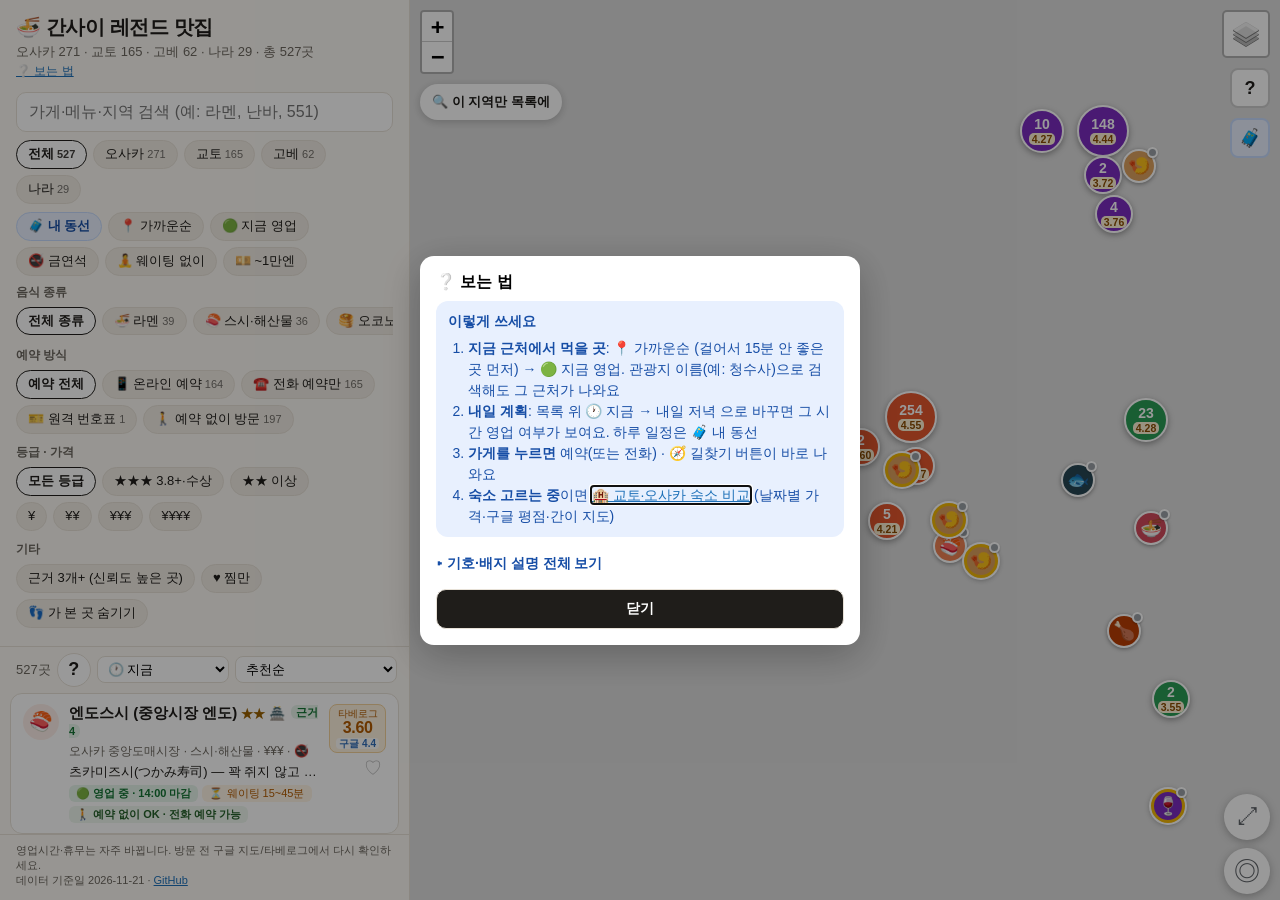
<file: index.html>
<!DOCTYPE html>
<html lang="ko">
<head>
  <meta charset="utf-8">
  <meta name="viewport" content="width=device-width, initial-scale=1, viewport-fit=cover">
  <title>간사이 레전드 맛집 지도 · 오사카 교토 고베 나라</title>
  <meta name="description" content="오사카·교토·고베·나라 레전드 맛집 DB와 지도 (타베로그 점수·미쉐린·노포 기준, 온라인 예약·웨이팅·영업시간)">
  <link rel="icon" href="data:image/svg+xml,<svg xmlns='http://www.w3.org/2000/svg' viewBox='0 0 100 100'><text y='.9em' font-size='90'>🍜</text></svg>">
  <link rel="stylesheet" href="assets/vendor/leaflet/leaflet.css">
  <link rel="stylesheet" href="assets/vendor/leaflet/MarkerCluster.css">
  <link rel="stylesheet" href="assets/vendor/leaflet/MarkerCluster.Default.css">
  <link rel="stylesheet" href="assets/vendor/maplibre/maplibre-gl.css">
  <link rel="stylesheet" href="assets/style.css">
  <meta name="color-scheme" content="light dark">
  <meta name="theme-color" content="#fbf8f3" media="(prefers-color-scheme: light)">
  <meta name="theme-color" content="#14120f" media="(prefers-color-scheme: dark)">
  <link rel="manifest" href="manifest.webmanifest">
  <link rel="apple-touch-icon" href="assets/icons/apple-touch-icon.png">
  <meta name="apple-mobile-web-app-capable" content="yes">
  <meta name="mobile-web-app-capable" content="yes">
  <meta name="apple-mobile-web-app-title" content="맛집">
  <meta name="apple-mobile-web-app-status-bar-style" content="default">
  <meta name="format-detection" content="telephone=no">
</head>
<body>
  <div class="app">
    <aside class="panel" id="panel">
      <header class="head">
        <h1>🍜 간사이 레전드 맛집</h1>
        <p class="sub" id="sub">오사카 · 교토 · 고베 · 나라</p>
        <p class="modenote2"><button id="helpBtn" class="linkbtn" type="button">❔ 보는 법</button></p>
      </header>

      <div class="filters">
        <input id="q" class="search" type="search" placeholder="가게·메뉴·지역 검색 (예: 라멘, 난바, 551)" autocomplete="off">
        <div class="chips" id="regionChips" role="group" aria-label="지역"></div>
        <div class="chips scroll" id="areaChips" role="group" aria-label="세부 지역" hidden></div>
        <div class="row quick">
          <button class="chip toggle trip" id="tripBtn" aria-pressed="false">🧳 내 동선</button>
          <button class="chip" id="locate">📍 가까운순</button>
          <button class="chip toggle" id="openNow" aria-pressed="false">🟢 지금 영업</button>
          <button class="chip toggle" id="noSmoke" aria-pressed="false">🚭 금연석</button>
          <button class="chip toggle" id="easyWait" aria-pressed="false">🧘 웨이팅 없이</button>
          <button class="chip toggle" id="cheap" aria-pressed="false">💴 ~1만엔</button>
          <button class="chip more" id="moreFilters">필터 ▾</button>
        </div>
        <div class="chips scroll tripdays" id="tripDays" role="group" aria-label="동선 일차" hidden></div>
        <div class="secondary" id="fsheet" role="dialog" aria-label="필터">
          <div class="fs-h"><b>필터</b><button type="button" class="xbtn" id="fsClose" aria-label="닫기">✕</button></div>
          <div class="fs-body">
            <div class="fs-g"><span class="fs-l">음식 종류</span><div class="chips scroll" id="catChips" role="group" aria-label="카테고리"></div></div>
            <div class="fs-g"><span class="fs-l">예약 방식</span><div class="chips" id="bookChips" role="group" aria-label="예약 방식"></div></div>
            <div class="fs-g"><span class="fs-l">등급 · 가격</span><div class="row">
              <div class="chips" id="levelChips" role="group" aria-label="등급"></div>
              <div class="chips" id="priceChips" role="group" aria-label="가격"></div>
            </div></div>
            <div class="fs-g"><span class="fs-l">기타</span><div class="row">
              <button class="chip toggle" id="strong" aria-pressed="false">근거 3개+ (신뢰도 높은 곳)</button>
              <button class="chip toggle" id="favOnly" aria-pressed="false">♥ 찜만</button>
              <button class="chip toggle" id="hideVisited" aria-pressed="false">👣 가 본 곳 숨기기</button>
            </div></div>
            <div class="fs-g fs-fav"><div class="row">
              <button class="chip" id="favRoute" hidden>🗺 찜한 곳 구글맵 경로</button>
              <button class="chip" id="favShare" hidden>📤 찜 목록 공유</button>
            </div></div>
          </div>
          <div class="fs-f"><button class="chip" id="reset">모두 초기화</button><button type="button" class="cta book" id="fsApply">결과 보기</button></div>
        </div>
        <div class="fs-back" id="fsBack" hidden></div>
      </div>

      <div class="countbar">
        <div class="count" id="count"></div>
        <button type="button" class="helpbtn2" id="helpBtn2" aria-label="보는 법">?</button>
        <select id="when" class="sort when" aria-label="언제">
          <option value="">🕐 지금</option>
          <option value="today-l">🕐 오늘 점심</option>
          <option value="today-d">🕐 오늘 저녁</option>
          <option value="tmr-l">🕐 내일 점심</option>
          <option value="tmr-d">🕐 내일 저녁</option>
        </select>
        <select id="sort" class="sort" aria-label="정렬">
          <option value="level">추천순</option>
          <option value="tabelog">타베로그 점수순</option>
          <option value="dist">가까운순 (거리만)</option>
          <option value="quiet">한적한 순</option>
          <option value="grating">구글 평점순</option>
          <option value="google">구글 리뷰 많은순</option>
        </select>
      </div>
      <ol class="list" id="list"></ol>

      <footer class="foot">
        영업시간·휴무는 자주 바뀝니다. 방문 전 구글 지도/타베로그에서 다시 확인하세요.<br>
        <span id="gen"></span> · <a href="https://github.com/tkdrn416/matzip">GitHub</a>
      </footer>
    </aside>

    <main class="mapwrap">
      <div id="map" aria-label="맛집 지도"></div>
      <div id="pcard" class="pcard" hidden></div>
    </main>
  </div>

  <div id="viewSeg" class="viewseg" role="group" aria-label="보기 전환"><button type="button" data-view="map" aria-pressed="false">🗺 지도</button><button type="button" data-view="list" aria-pressed="false">📋 목록</button></div>
  <div id="toast" class="toast" role="status" hidden></div>

  <dialog id="setDlg" class="dlg">
    <h3>⚙️ 지도 설정</h3>
    <p class="cnote">구글 지도(한국어)로 보려면 <b>브라우저용 Google Maps 키</b>를 넣으세요. 키는 이 기기에만 저장됩니다.
      키는 Google Cloud 에서 <b>Map Tiles API</b>를 켜고, 웹사이트 제한을 <code>https://tkdrn416.github.io/*</code> 로 건 키여야 해요.</p>
    <label class="cform1">브라우저용 키 <input type="text" id="gkeyInput" autocomplete="off" spellcheck="false" placeholder="AIza…"></label>
    <p id="gkeyStatus" class="cnote"></p>
    <div class="dlgbtns"><button id="gkeySave" class="cta">저장</button><button id="setClose">닫기</button></div>
  </dialog>

  <dialog id="dlg" class="dlg">
    <h3 id="dlgTitle"></h3>
    <div id="dlgExtra"></div>
    <textarea id="dlgText" rows="9" readonly></textarea>
    <div class="dlgbtns"><button id="dlgCopy" class="cta">복사</button><button id="dlgClose">닫기</button></div>
  </dialog>

  <dialog id="helpDlg" class="dlg help">
    <h3>❔ 보는 법</h3>
    <div class="qs"><b>이렇게 쓰세요</b>
      <ol>
        <li><b>지금 근처에서 먹을 곳</b>: 📍 가까운순 (걸어서 15분 안 좋은 곳 먼저) → 🟢 지금 영업. 관광지 이름(예: 청수사)으로 검색해도 그 근처가 나와요</li>
        <li><b>내일 계획</b>: 목록 위 🕐 지금 → 내일 저녁 으로 바꾸면 그 시간 영업 여부가 보여요. 하루 일정은 🧳 내 동선</li>
        <li><b>가게를 누르면</b> 예약(또는 전화) · 🧭 길찾기 버튼이 바로 나와요</li>
        <li><b>숙소 고르는 중</b>이면 <a href="hotels.html">🏨 교토·오사카 숙소 비교</a> (날짜별 가격·구글 평점·간이 지도)</li>
      </ol>
    </div>
    <details class="legend"><summary>기호·배지 설명 전체 보기</summary>
    <dl>
      <dt>지도 핀</dt><dd>색·그림 = 음식 종류. 핀 옆 <b style="color:#1e8e3e">●</b> 지금 영업 중, <b style="color:#9aa0a6">●</b> 영업 전·휴무. 많이 확대하면 이름과 타베로그 점수가 보여요.</dd>
      <dt>숫자 원(묶음)</dt><dd>큰 숫자 = 가게 수, 아래 작은 숫자 = 그 안에서 <b>가장 높은 타베로그 점수</b>. 누르면 확대돼요.</dd>
      <dt>타베로그 점수</dt><dd>3.5 이상 상위권 · 3.8 이상 최상위 · 4.0 이상 일본 전국 톱클래스.</dd>
      <dt>★ 등급</dt><dd>★★★ 필수 레전드(3.80+·미쉐린 별·Award) · ★★ 강력 추천(3.60+·백명점·빕구르망) · ★ 추천. 🏯 = 점수보다 역사·명물로 가 볼 만한 곳.</dd>
      <dt>근거 N</dt><dd>서로 다른 근거 수(타베로그 3.6+, 백명점, Award, 미쉐린, 구글 4.2+, 유튜브, 노포, 언론). <b>3개 이상이면 탄탄</b> — "근거 3개+" 필터.</dd>
      <dt>예약</dt><dd>📱 온라인 예약 · 💳 유료 예약 대행(수수료) · ☎️ 전화 예약만 · 🎫 원격 번호표 · 🚶 예약 없이 방문(가서 줄 서기)</dd>
      <dt>♥ 찜 · 👣 가봄</dt><dd>목록·지도 카드에서 ♡ 로 찜 → 목록 위 "♥ 찜 N"을 누르면 찜한 곳만. 👣 = 가 본 곳 표시.</dd>
      <dt>🟢 지금 영업</dt><dd>영업 중이고 <b>라스트오더 전</b>이며 예약 필수가 아닌 곳. 라스트오더를 모르는 곳은 마감 1시간 전부터 "곧 마감"으로 보여요.</dd>
      <dt>웨이팅</dt><dd>⏳ 최근 후기 기준 피크 시간 예상 대기 · 🧘 웨이팅 없이 = 후기상 15분 이하(후기가 없으면 예약 가능하고 줄서는 집이 아닌 곳, "추정"). 실시간이 아니에요.</dd>
      <dt>흡연</dt><dd>🚭 금연 · 🚪 분연(흡연실 따로) · 💨 가열식 담배만 · 🚬 좌석 흡연 가능. "🚭 금연석" 필터 = 금연·분연 가게만.</dd>
      <dt>🧳 내 동선</dt><dd>숙소와 일차별로 갈 곳(관광지)을 저장 → "동선 근처 맛집 보기"를 누르면 그 길 근처(걸어서 10분 안팎) 맛집만, 경유지 순서대로 보여요. 날짜를 넣으면 그날 쉬는 가게는 빠져요. "일행에게 동선 보내기"로 링크 공유.</dd>
      <dt>지도 길게 누르기</dt><dd>"동선에 추가" · "숙소로 저장" · "여기서 가까운 순".</dd>
      <dt>오프라인</dt><dd>한 번 본 동네의 지도와 전체 목록은 로밍이 끊겨도 보여요(홈 화면에 추가 권장).</dd>
    </dl></details>
    <div class="dlgbtns"><button id="helpClose" class="cta">닫기</button></div>
  </dialog>
  <script src="assets/vendor/leaflet/leaflet.js"></script>
  <script src="assets/vendor/leaflet/leaflet.markercluster.js"></script>
  <script src="assets/vendor/maplibre/maplibre-gl.js"></script>
  <script src="assets/vendor/maplibre/leaflet-maplibre-gl.js"></script>
  <script src="data/restaurants.js"></script>
  <script src="data/landmarks.js"></script>
  <script src="assets/config.js" onerror="void 0"></script>
  <script src="assets/app.js"></script>
  <script>
    // 오프라인 지원(https 에서만). 아티팩트·로컬 파일에선 건너뜀
    if ("serviceWorker" in navigator && location.protocol === "https:" && window.top === window.self) {
      navigator.serviceWorker.register("sw.js").catch(() => {});
    }
  </script>
</body>
</html>
</file>
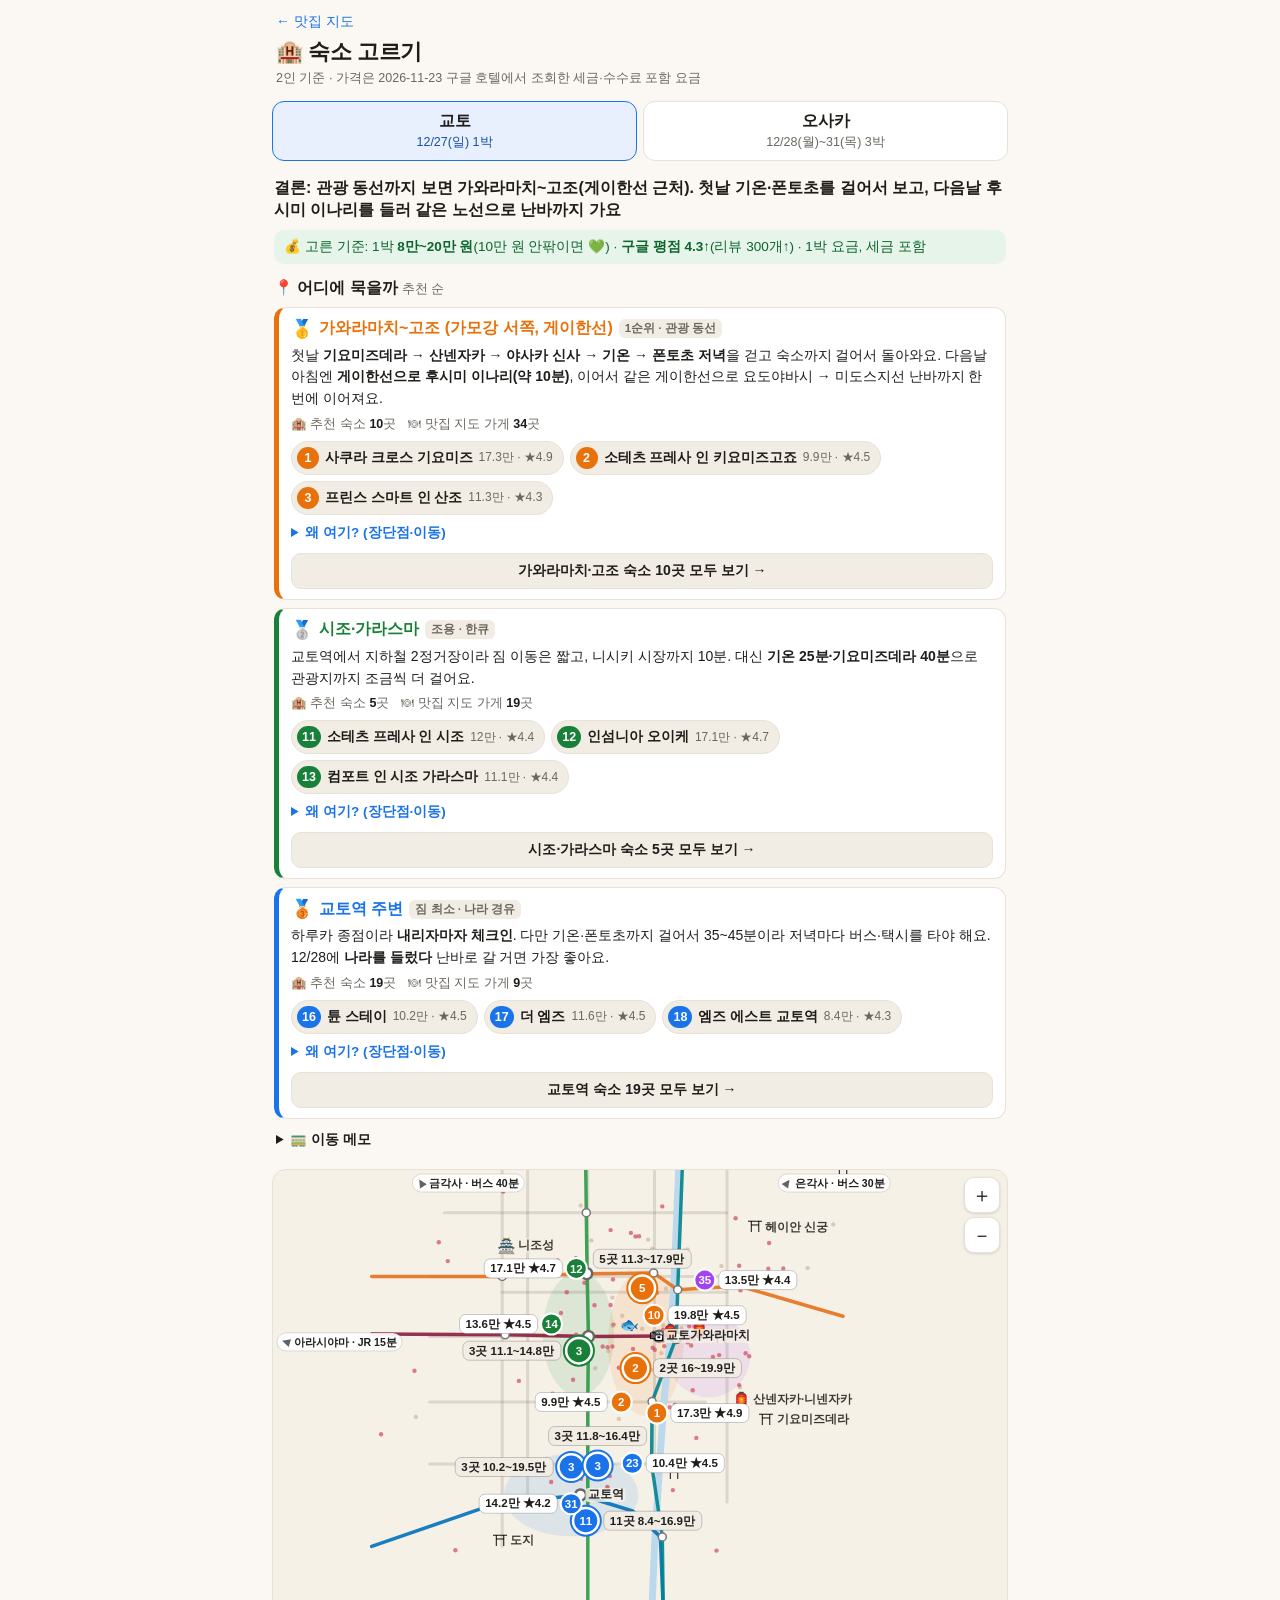
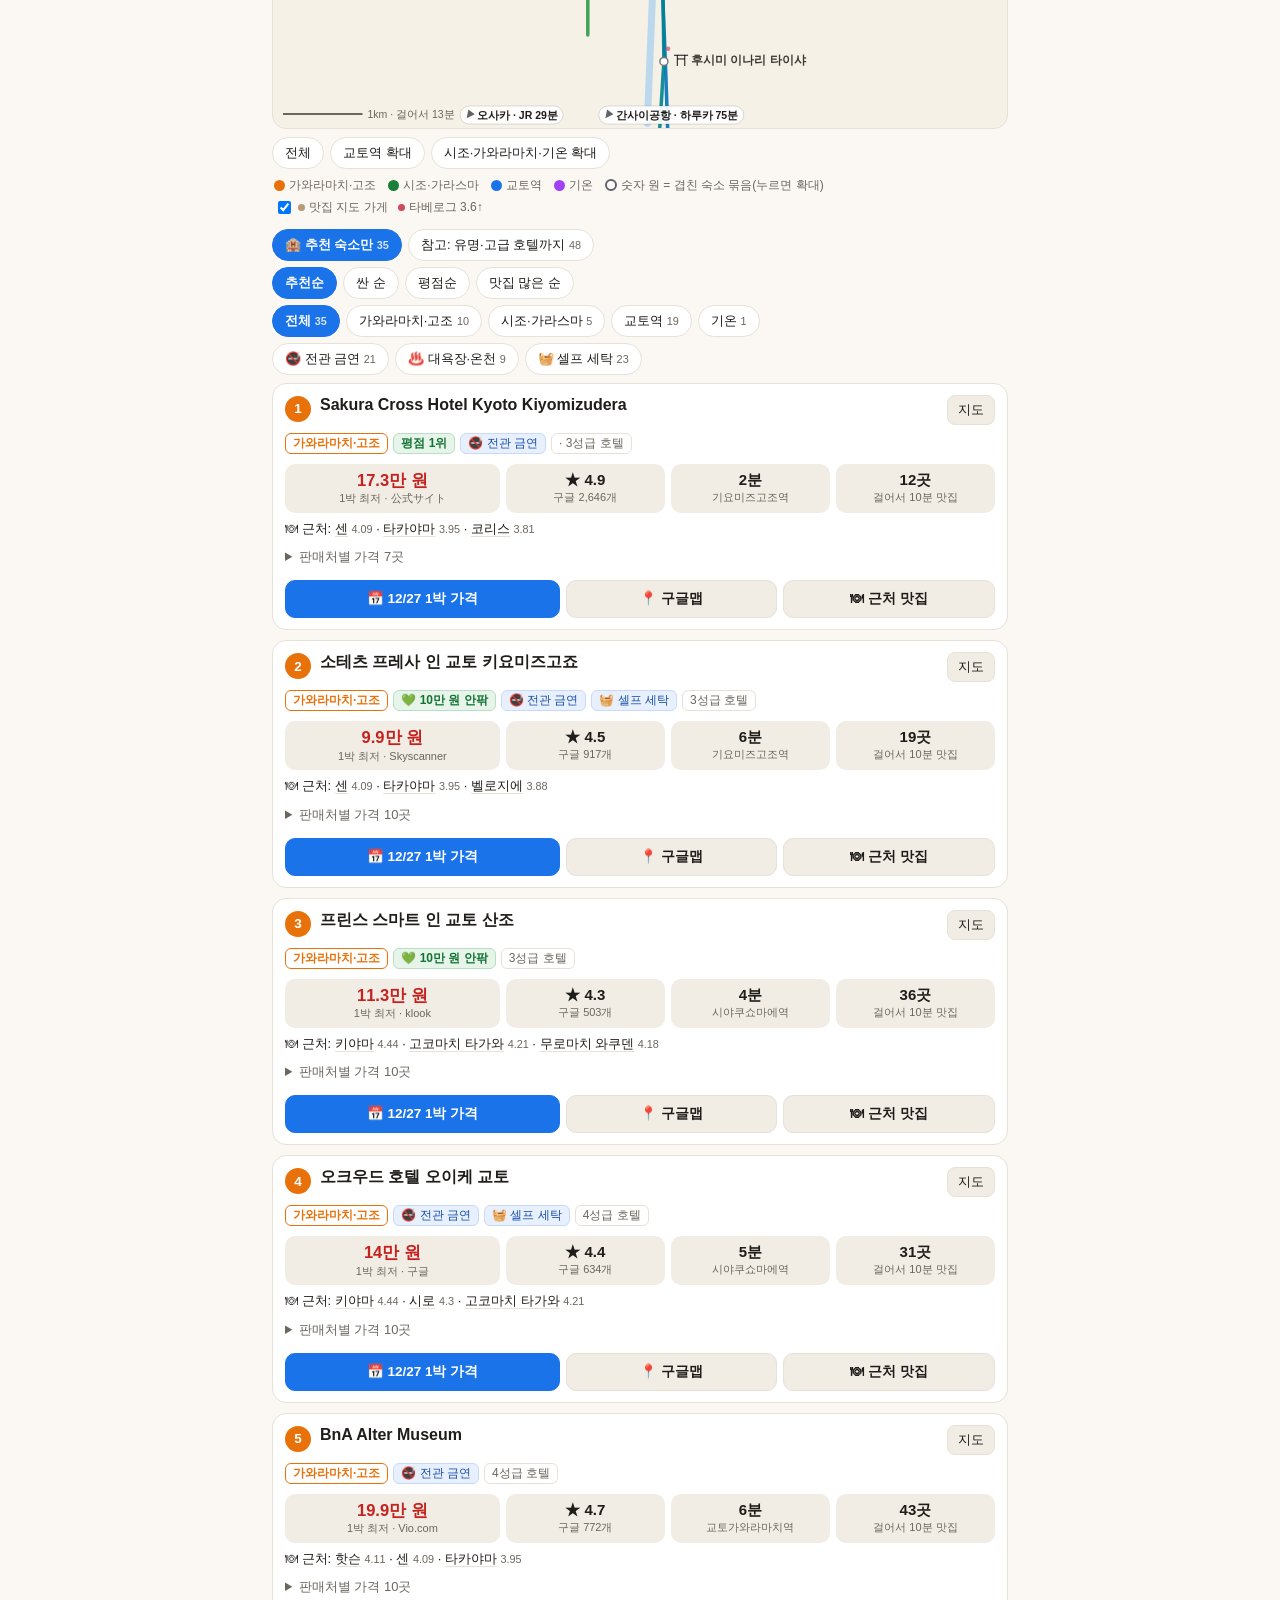
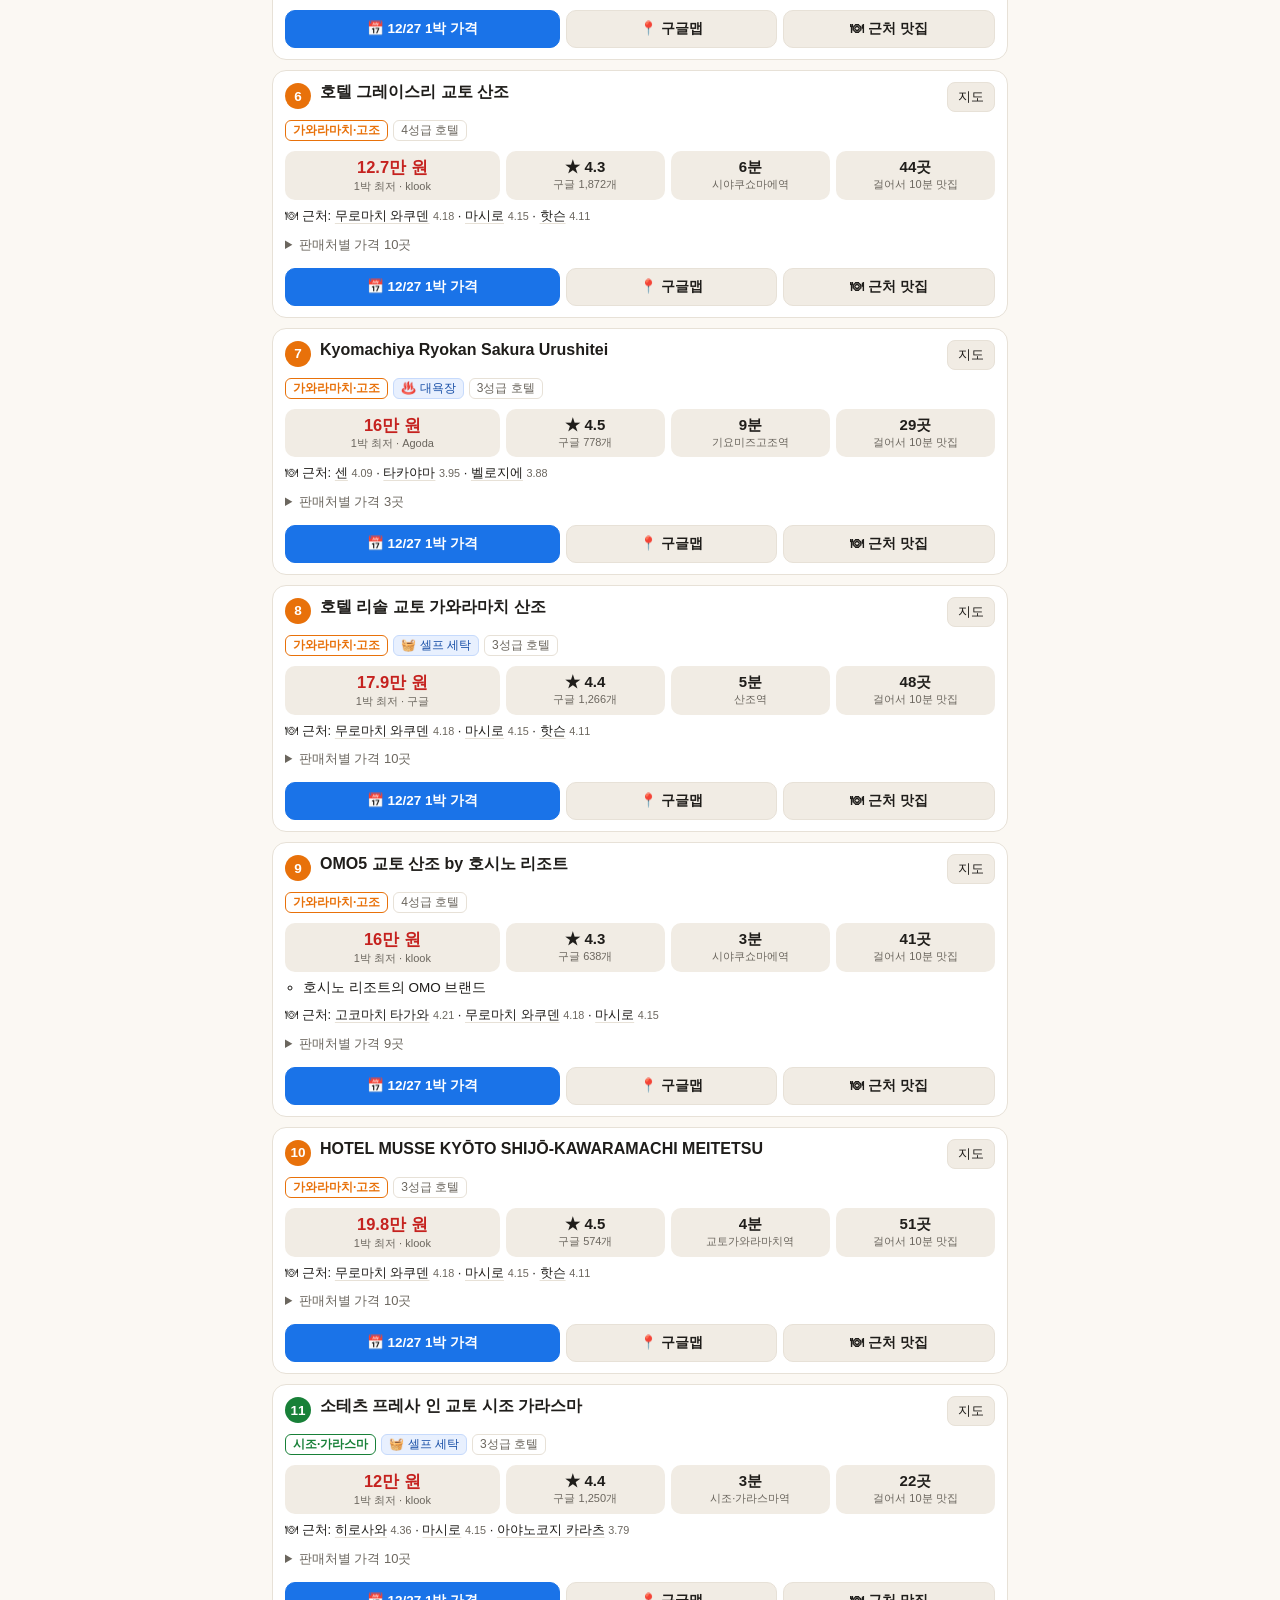
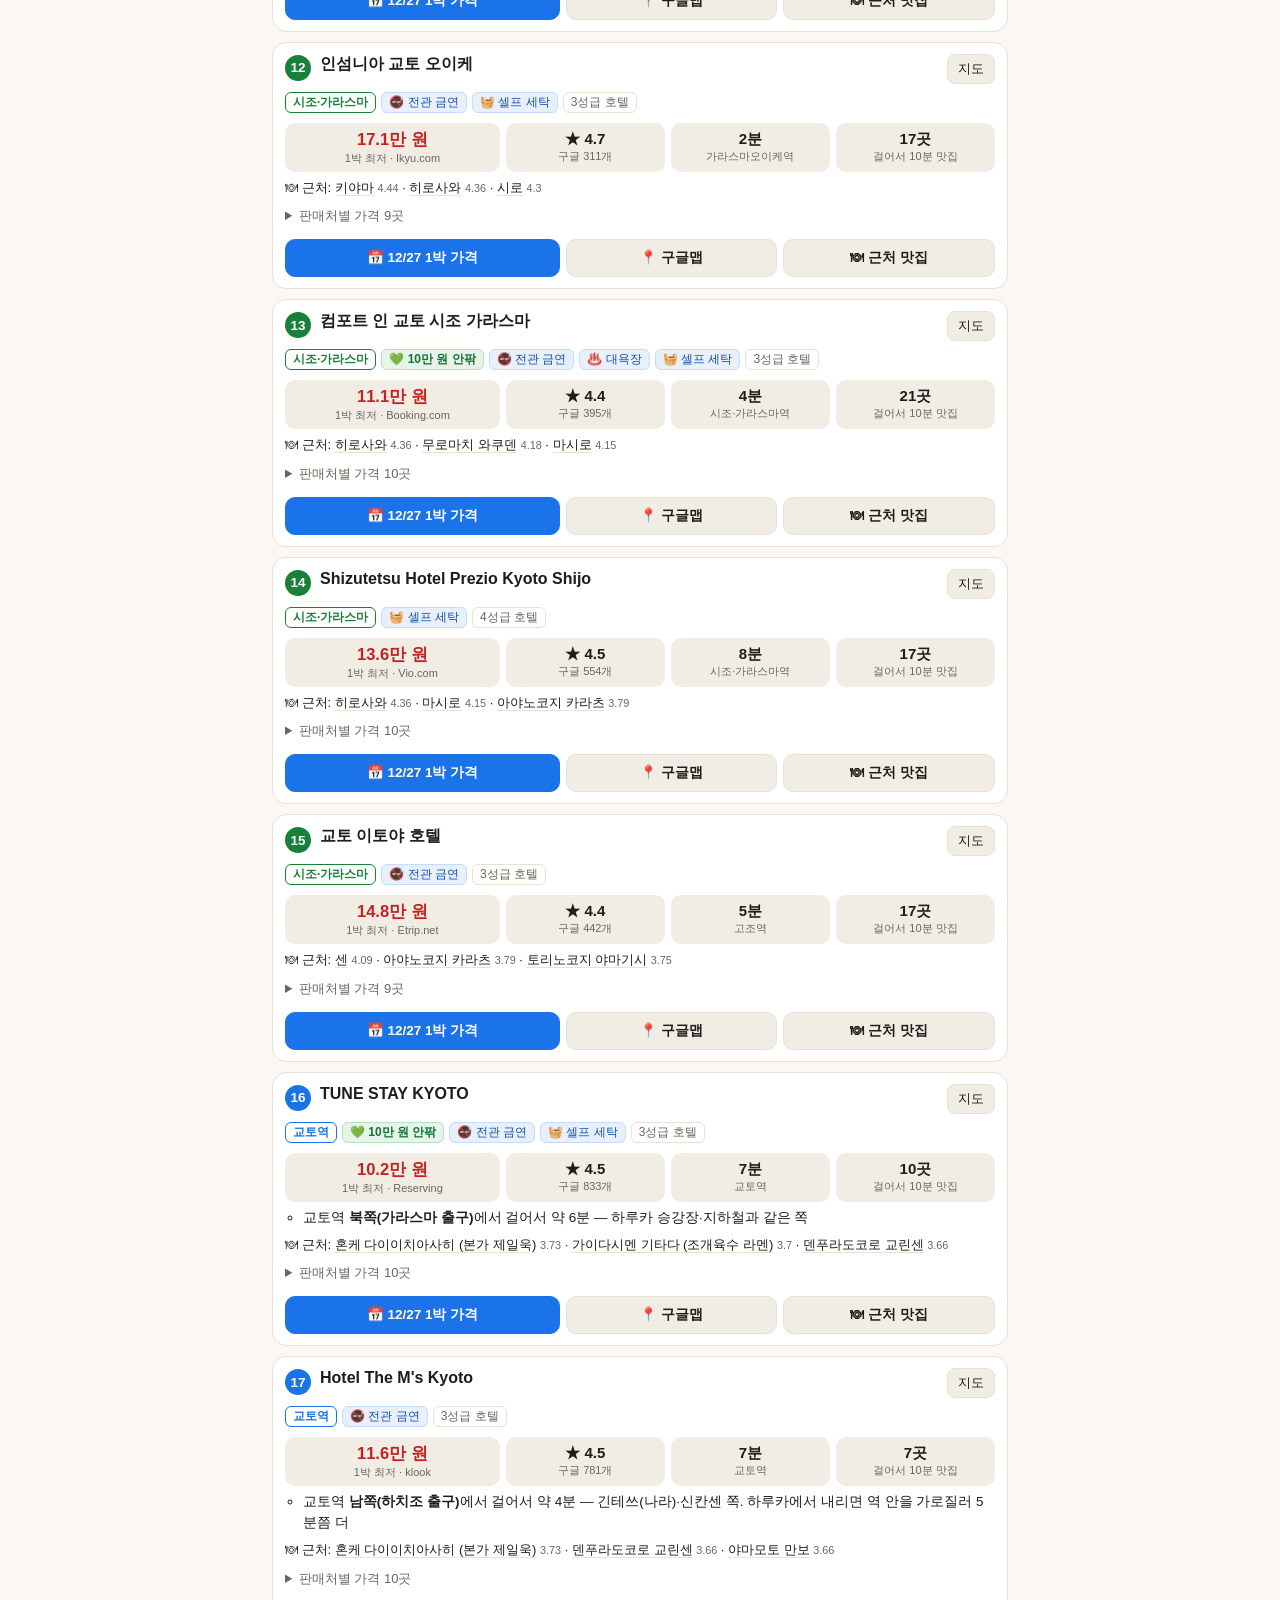
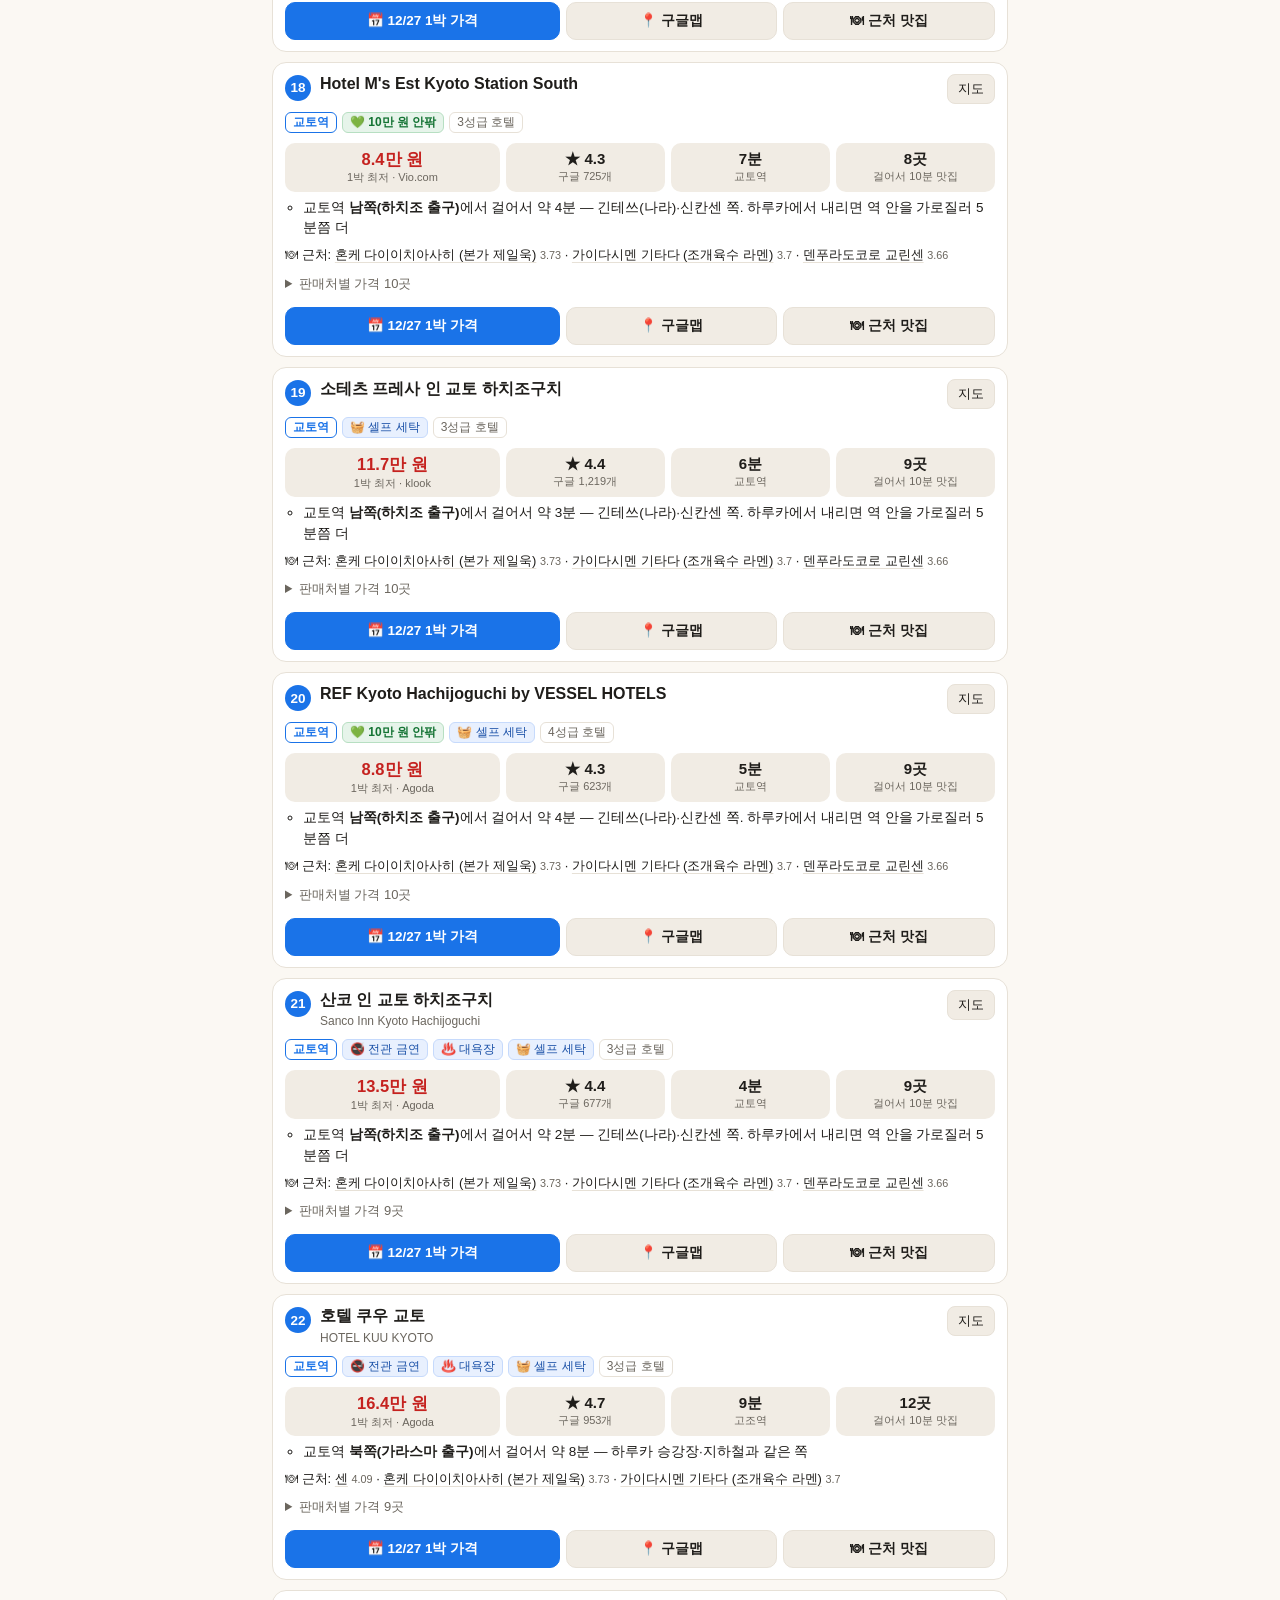
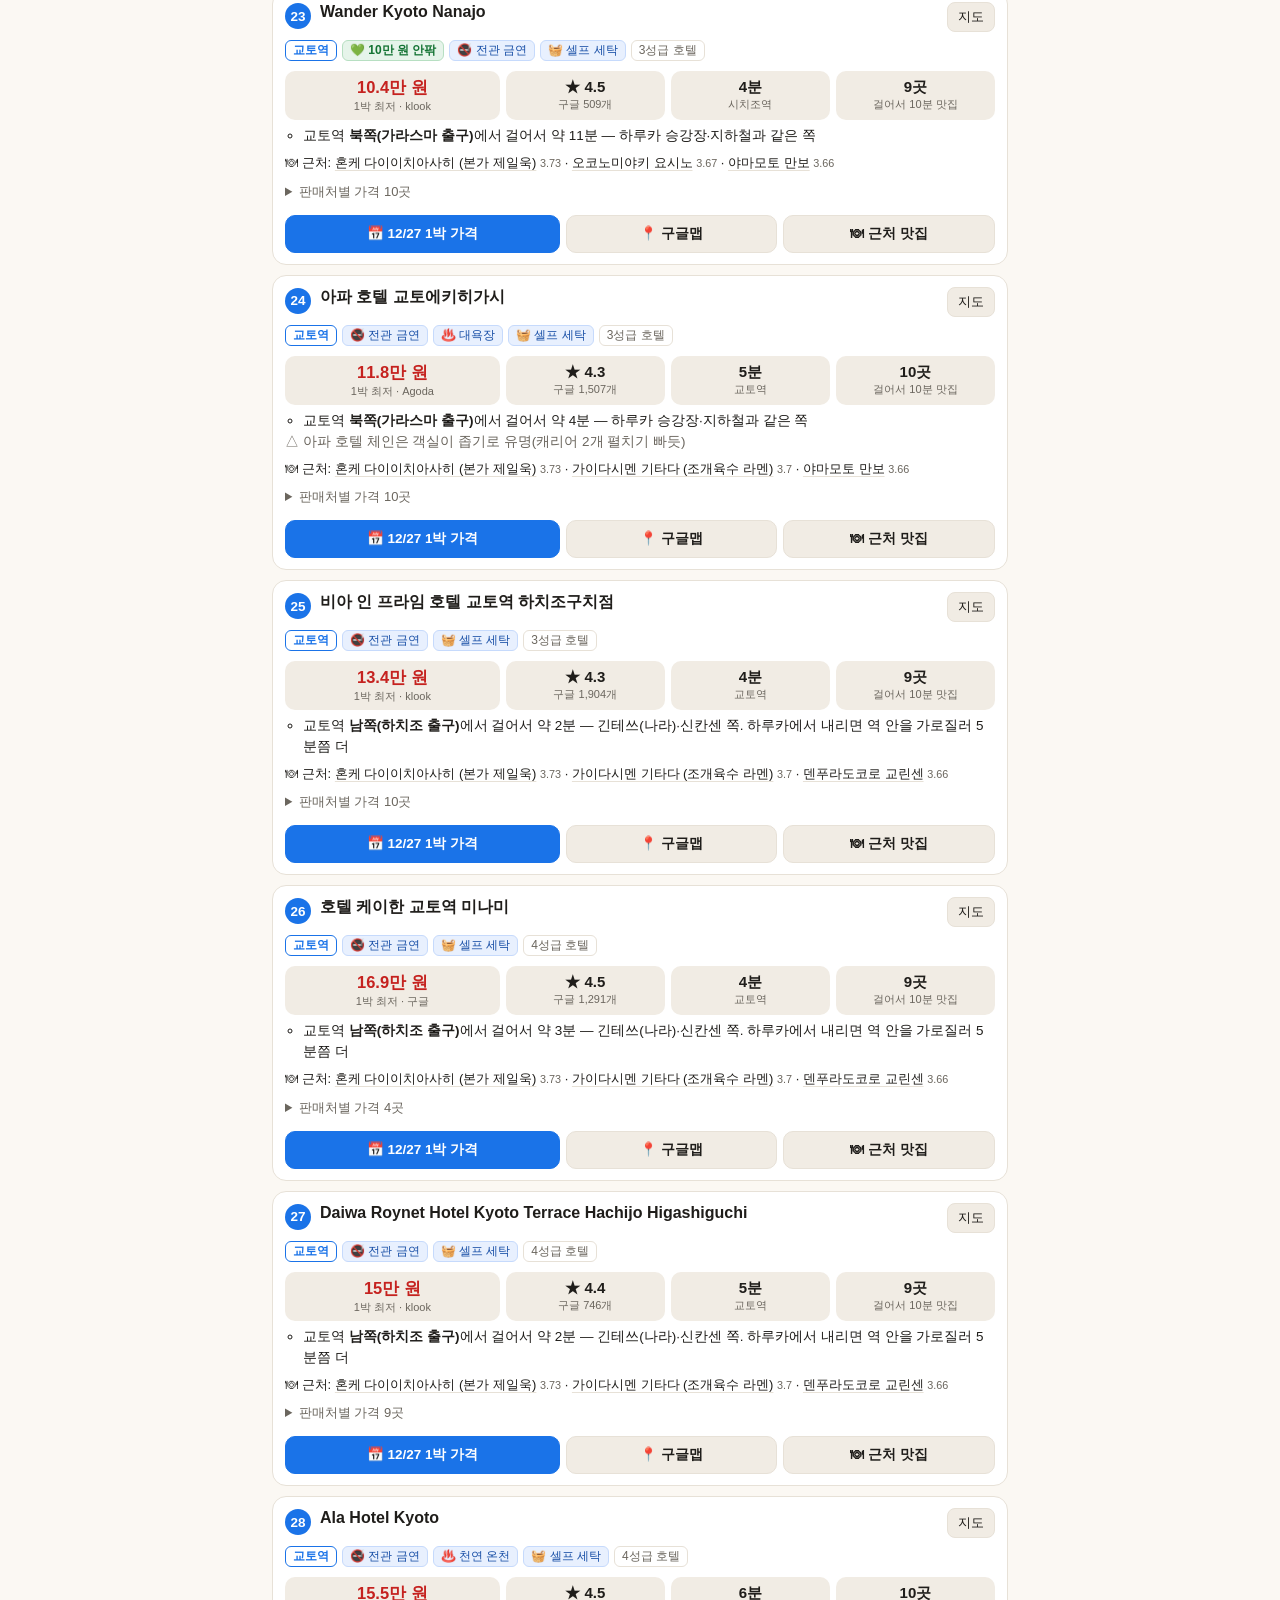
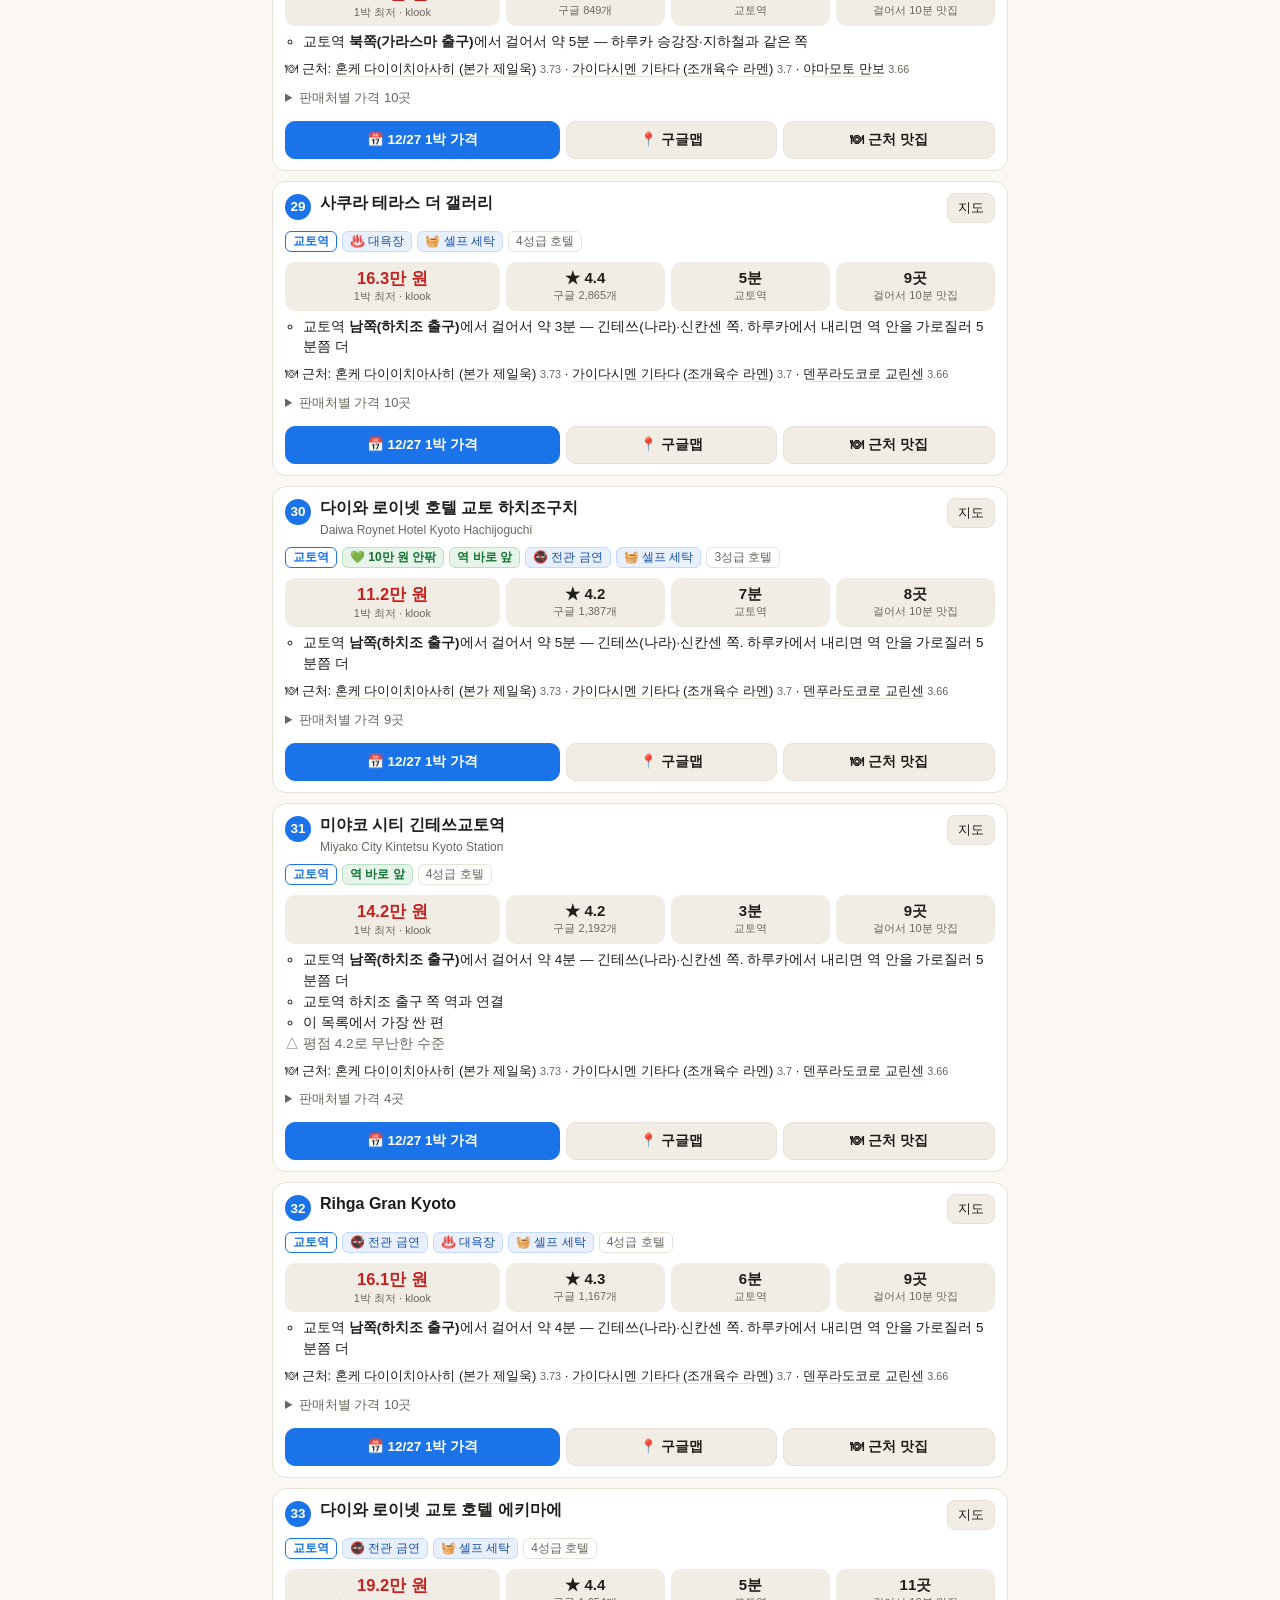
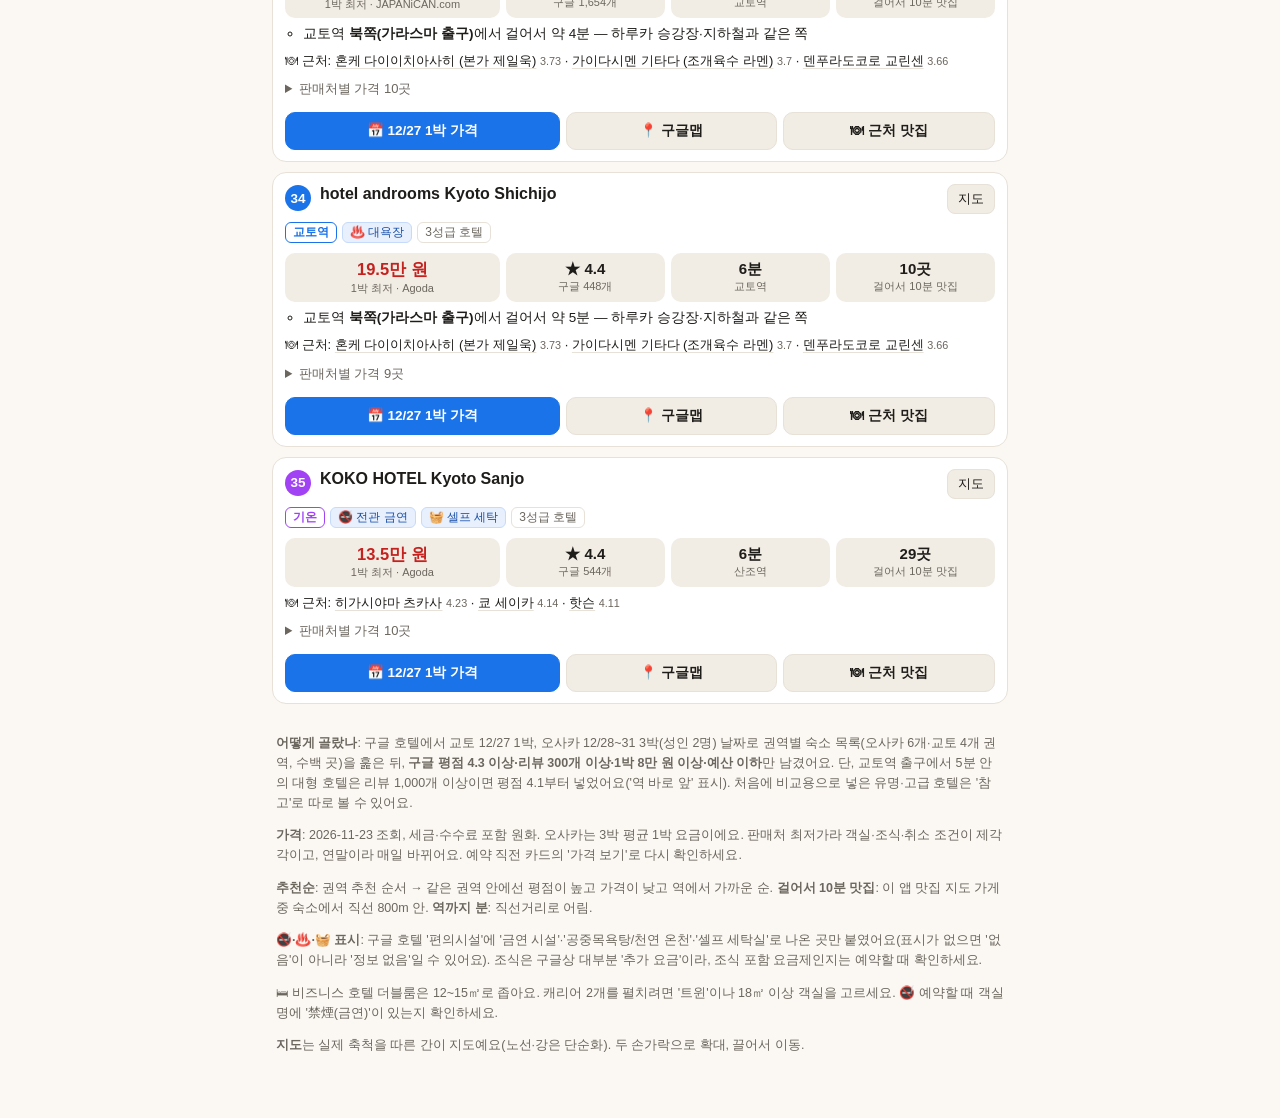
<file: hotels.html>
<!doctype html>
<html lang="ko">
<head>
<meta charset="utf-8">
<meta name="viewport" content="width=device-width,initial-scale=1,viewport-fit=cover">
<title>숙소 고르기 · 교토 1박 + 오사카 3박</title>
<meta name="color-scheme" content="light dark">
<meta name="theme-color" content="#fbf8f3" media="(prefers-color-scheme: light)">
<meta name="theme-color" content="#14120f" media="(prefers-color-scheme: dark)">
<link rel="icon" href="assets/icons/icon-192.png">
<link rel="stylesheet" href="assets/hotels.css">
</head>
<body>
<header class="top">
  <a class="back" href="./">← 맛집 지도</a>
  <h1>🏨 숙소 고르기</h1>
  <p class="sub" id="sub"></p>
</header>
<nav class="ctabs" id="ctabs" role="tablist"></nav>
<section class="pick" id="pick"></section>
<section class="mapbox">
  <div class="smap" id="smap" aria-label="간이 지도"></div>
  <div class="zoom"><button type="button" id="zin" aria-label="확대">＋</button><button type="button" id="zout" aria-label="축소">－</button></div>
  <div class="peek" id="peek" hidden></div>
</section>
<div class="presets" id="presets"></div>
<div class="legend" id="legend"></div>
<div class="tools">
  <div class="seg" id="budgetSeg"></div>
  <div class="seg" id="sortSeg"></div>
  <div class="seg" id="areaSeg"></div>
  <div class="seg" id="amenSeg"></div>
</div>
<ol class="hlist" id="hlist"></ol>
<footer class="foot" id="foot"></footer>
<div class="toast" id="toast" hidden></div>
<script src="data/hotels.js"></script>
<script src="assets/hotels.js"></script>
</body>
</html>
</file>
<file: assets/vendor/leaflet/leaflet.css>
/* required styles */

.leaflet-pane,
.leaflet-tile,
.leaflet-marker-icon,
.leaflet-marker-shadow,
.leaflet-tile-container,
.leaflet-pane > svg,
.leaflet-pane > canvas,
.leaflet-zoom-box,
.leaflet-image-layer,
.leaflet-layer {
	position: absolute;
	left: 0;
	top: 0;
	}
.leaflet-container {
	overflow: hidden;
	}
.leaflet-tile,
.leaflet-marker-icon,
.leaflet-marker-shadow {
	-webkit-user-select: none;
	   -moz-user-select: none;
	        user-select: none;
	  -webkit-user-drag: none;
	}
/* Prevents IE11 from highlighting tiles in blue */
.leaflet-tile::selection {
	background: transparent;
}
/* Safari renders non-retina tile on retina better with this, but Chrome is worse */
.leaflet-safari .leaflet-tile {
	image-rendering: -webkit-optimize-contrast;
	}
/* hack that prevents hw layers "stretching" when loading new tiles */
.leaflet-safari .leaflet-tile-container {
	width: 1600px;
	height: 1600px;
	-webkit-transform-origin: 0 0;
	}
.leaflet-marker-icon,
.leaflet-marker-shadow {
	display: block;
	}
/* .leaflet-container svg: reset svg max-width decleration shipped in Joomla! (joomla.org) 3.x */
/* .leaflet-container img: map is broken in FF if you have max-width: 100% on tiles */
.leaflet-container .leaflet-overlay-pane svg {
	max-width: none !important;
	max-height: none !important;
	}
.leaflet-container .leaflet-marker-pane img,
.leaflet-container .leaflet-shadow-pane img,
.leaflet-container .leaflet-tile-pane img,
.leaflet-container img.leaflet-image-layer,
.leaflet-container .leaflet-tile {
	max-width: none !important;
	max-height: none !important;
	width: auto;
	padding: 0;
	}

.leaflet-container img.leaflet-tile {
	/* See: https://bugs.chromium.org/p/chromium/issues/detail?id=600120 */
	mix-blend-mode: plus-lighter;
}

.leaflet-container.leaflet-touch-zoom {
	-ms-touch-action: pan-x pan-y;
	touch-action: pan-x pan-y;
	}
.leaflet-container.leaflet-touch-drag {
	-ms-touch-action: pinch-zoom;
	/* Fallback for FF which doesn't support pinch-zoom */
	touch-action: none;
	touch-action: pinch-zoom;
}
.leaflet-container.leaflet-touch-drag.leaflet-touch-zoom {
	-ms-touch-action: none;
	touch-action: none;
}
.leaflet-container {
	-webkit-tap-highlight-color: transparent;
}
.leaflet-container a {
	-webkit-tap-highlight-color: rgba(51, 181, 229, 0.4);
}
.leaflet-tile {
	filter: inherit;
	visibility: hidden;
	}
.leaflet-tile-loaded {
	visibility: inherit;
	}
.leaflet-zoom-box {
	width: 0;
	height: 0;
	-moz-box-sizing: border-box;
	     box-sizing: border-box;
	z-index: 800;
	}
/* workaround for https://bugzilla.mozilla.org/show_bug.cgi?id=888319 */
.leaflet-overlay-pane svg {
	-moz-user-select: none;
	}

.leaflet-pane         { z-index: 400; }

.leaflet-tile-pane    { z-index: 200; }
.leaflet-overlay-pane { z-index: 400; }
.leaflet-shadow-pane  { z-index: 500; }
.leaflet-marker-pane  { z-index: 600; }
.leaflet-tooltip-pane   { z-index: 650; }
.leaflet-popup-pane   { z-index: 700; }

.leaflet-map-pane canvas { z-index: 100; }
.leaflet-map-pane svg    { z-index: 200; }

.leaflet-vml-shape {
	width: 1px;
	height: 1px;
	}
.lvml {
	behavior: url(#default#VML);
	display: inline-block;
	position: absolute;
	}


/* control positioning */

.leaflet-control {
	position: relative;
	z-index: 800;
	pointer-events: visiblePainted; /* IE 9-10 doesn't have auto */
	pointer-events: auto;
	}
.leaflet-top,
.leaflet-bottom {
	position: absolute;
	z-index: 1000;
	pointer-events: none;
	}
.leaflet-top {
	top: 0;
	}
.leaflet-right {
	right: 0;
	}
.leaflet-bottom {
	bottom: 0;
	}
.leaflet-left {
	left: 0;
	}
.leaflet-control {
	float: left;
	clear: both;
	}
.leaflet-right .leaflet-control {
	float: right;
	}
.leaflet-top .leaflet-control {
	margin-top: 10px;
	}
.leaflet-bottom .leaflet-control {
	margin-bottom: 10px;
	}
.leaflet-left .leaflet-control {
	margin-left: 10px;
	}
.leaflet-right .leaflet-control {
	margin-right: 10px;
	}


/* zoom and fade animations */

.leaflet-fade-anim .leaflet-popup {
	opacity: 0;
	-webkit-transition: opacity 0.2s linear;
	   -moz-transition: opacity 0.2s linear;
	        transition: opacity 0.2s linear;
	}
.leaflet-fade-anim .leaflet-map-pane .leaflet-popup {
	opacity: 1;
	}
.leaflet-zoom-animated {
	-webkit-transform-origin: 0 0;
	    -ms-transform-origin: 0 0;
	        transform-origin: 0 0;
	}
svg.leaflet-zoom-animated {
	will-change: transform;
}

.leaflet-zoom-anim .leaflet-zoom-animated {
	-webkit-transition: -webkit-transform 0.25s cubic-bezier(0,0,0.25,1);
	   -moz-transition:    -moz-transform 0.25s cubic-bezier(0,0,0.25,1);
	        transition:         transform 0.25s cubic-bezier(0,0,0.25,1);
	}
.leaflet-zoom-anim .leaflet-tile,
.leaflet-pan-anim .leaflet-tile {
	-webkit-transition: none;
	   -moz-transition: none;
	        transition: none;
	}

.leaflet-zoom-anim .leaflet-zoom-hide {
	visibility: hidden;
	}


/* cursors */

.leaflet-interactive {
	cursor: pointer;
	}
.leaflet-grab {
	cursor: -webkit-grab;
	cursor:    -moz-grab;
	cursor:         grab;
	}
.leaflet-crosshair,
.leaflet-crosshair .leaflet-interactive {
	cursor: crosshair;
	}
.leaflet-popup-pane,
.leaflet-control {
	cursor: auto;
	}
.leaflet-dragging .leaflet-grab,
.leaflet-dragging .leaflet-grab .leaflet-interactive,
.leaflet-dragging .leaflet-marker-draggable {
	cursor: move;
	cursor: -webkit-grabbing;
	cursor:    -moz-grabbing;
	cursor:         grabbing;
	}

/* marker & overlays interactivity */
.leaflet-marker-icon,
.leaflet-marker-shadow,
.leaflet-image-layer,
.leaflet-pane > svg path,
.leaflet-tile-container {
	pointer-events: none;
	}

.leaflet-marker-icon.leaflet-interactive,
.leaflet-image-layer.leaflet-interactive,
.leaflet-pane > svg path.leaflet-interactive,
svg.leaflet-image-layer.leaflet-interactive path {
	pointer-events: visiblePainted; /* IE 9-10 doesn't have auto */
	pointer-events: auto;
	}

/* visual tweaks */

.leaflet-container {
	background: #ddd;
	outline-offset: 1px;
	}
.leaflet-container a {
	color: #0078A8;
	}
.leaflet-zoom-box {
	border: 2px dotted #38f;
	background: rgba(255,255,255,0.5);
	}


/* general typography */
.leaflet-container {
	font-family: "Helvetica Neue", Arial, Helvetica, sans-serif;
	font-size: 12px;
	font-size: 0.75rem;
	line-height: 1.5;
	}


/* general toolbar styles */

.leaflet-bar {
	box-shadow: 0 1px 5px rgba(0,0,0,0.65);
	border-radius: 4px;
	}
.leaflet-bar a {
	background-color: #fff;
	border-bottom: 1px solid #ccc;
	width: 26px;
	height: 26px;
	line-height: 26px;
	display: block;
	text-align: center;
	text-decoration: none;
	color: black;
	}
.leaflet-bar a,
.leaflet-control-layers-toggle {
	background-position: 50% 50%;
	background-repeat: no-repeat;
	display: block;
	}
.leaflet-bar a:hover,
.leaflet-bar a:focus {
	background-color: #f4f4f4;
	}
.leaflet-bar a:first-child {
	border-top-left-radius: 4px;
	border-top-right-radius: 4px;
	}
.leaflet-bar a:last-child {
	border-bottom-left-radius: 4px;
	border-bottom-right-radius: 4px;
	border-bottom: none;
	}
.leaflet-bar a.leaflet-disabled {
	cursor: default;
	background-color: #f4f4f4;
	color: #bbb;
	}

.leaflet-touch .leaflet-bar a {
	width: 30px;
	height: 30px;
	line-height: 30px;
	}
.leaflet-touch .leaflet-bar a:first-child {
	border-top-left-radius: 2px;
	border-top-right-radius: 2px;
	}
.leaflet-touch .leaflet-bar a:last-child {
	border-bottom-left-radius: 2px;
	border-bottom-right-radius: 2px;
	}

/* zoom control */

.leaflet-control-zoom-in,
.leaflet-control-zoom-out {
	font: bold 18px 'Lucida Console', Monaco, monospace;
	text-indent: 1px;
	}

.leaflet-touch .leaflet-control-zoom-in, .leaflet-touch .leaflet-control-zoom-out  {
	font-size: 22px;
	}


/* layers control */

.leaflet-control-layers {
	box-shadow: 0 1px 5px rgba(0,0,0,0.4);
	background: #fff;
	border-radius: 5px;
	}
.leaflet-control-layers-toggle {
	background-image: url(images/layers.png);
	width: 36px;
	height: 36px;
	}
.leaflet-retina .leaflet-control-layers-toggle {
	background-image: url(images/layers-2x.png);
	background-size: 26px 26px;
	}
.leaflet-touch .leaflet-control-layers-toggle {
	width: 44px;
	height: 44px;
	}
.leaflet-control-layers .leaflet-control-layers-list,
.leaflet-control-layers-expanded .leaflet-control-layers-toggle {
	display: none;
	}
.leaflet-control-layers-expanded .leaflet-control-layers-list {
	display: block;
	position: relative;
	}
.leaflet-control-layers-expanded {
	padding: 6px 10px 6px 6px;
	color: #333;
	background: #fff;
	}
.leaflet-control-layers-scrollbar {
	overflow-y: scroll;
	overflow-x: hidden;
	padding-right: 5px;
	}
.leaflet-control-layers-selector {
	margin-top: 2px;
	position: relative;
	top: 1px;
	}
.leaflet-control-layers label {
	display: block;
	font-size: 13px;
	font-size: 1.08333em;
	}
.leaflet-control-layers-separator {
	height: 0;
	border-top: 1px solid #ddd;
	margin: 5px -10px 5px -6px;
	}

/* Default icon URLs */
.leaflet-default-icon-path { /* used only in path-guessing heuristic, see L.Icon.Default */
	background-image: url(images/marker-icon.png);
	}


/* attribution and scale controls */

.leaflet-container .leaflet-control-attribution {
	background: #fff;
	background: rgba(255, 255, 255, 0.8);
	margin: 0;
	}
.leaflet-control-attribution,
.leaflet-control-scale-line {
	padding: 0 5px;
	color: #333;
	line-height: 1.4;
	}
.leaflet-control-attribution a {
	text-decoration: none;
	}
.leaflet-control-attribution a:hover,
.leaflet-control-attribution a:focus {
	text-decoration: underline;
	}
.leaflet-attribution-flag {
	display: inline !important;
	vertical-align: baseline !important;
	width: 1em;
	height: 0.6669em;
	}
.leaflet-left .leaflet-control-scale {
	margin-left: 5px;
	}
.leaflet-bottom .leaflet-control-scale {
	margin-bottom: 5px;
	}
.leaflet-control-scale-line {
	border: 2px solid #777;
	border-top: none;
	line-height: 1.1;
	padding: 2px 5px 1px;
	white-space: nowrap;
	-moz-box-sizing: border-box;
	     box-sizing: border-box;
	background: rgba(255, 255, 255, 0.8);
	text-shadow: 1px 1px #fff;
	}
.leaflet-control-scale-line:not(:first-child) {
	border-top: 2px solid #777;
	border-bottom: none;
	margin-top: -2px;
	}
.leaflet-control-scale-line:not(:first-child):not(:last-child) {
	border-bottom: 2px solid #777;
	}

.leaflet-touch .leaflet-control-attribution,
.leaflet-touch .leaflet-control-layers,
.leaflet-touch .leaflet-bar {
	box-shadow: none;
	}
.leaflet-touch .leaflet-control-layers,
.leaflet-touch .leaflet-bar {
	border: 2px solid rgba(0,0,0,0.2);
	background-clip: padding-box;
	}


/* popup */

.leaflet-popup {
	position: absolute;
	text-align: center;
	margin-bottom: 20px;
	}
.leaflet-popup-content-wrapper {
	padding: 1px;
	text-align: left;
	border-radius: 12px;
	}
.leaflet-popup-content {
	margin: 13px 24px 13px 20px;
	line-height: 1.3;
	font-size: 13px;
	font-size: 1.08333em;
	min-height: 1px;
	}
.leaflet-popup-content p {
	margin: 17px 0;
	margin: 1.3em 0;
	}
.leaflet-popup-tip-container {
	width: 40px;
	height: 20px;
	position: absolute;
	left: 50%;
	margin-top: -1px;
	margin-left: -20px;
	overflow: hidden;
	pointer-events: none;
	}
.leaflet-popup-tip {
	width: 17px;
	height: 17px;
	padding: 1px;

	margin: -10px auto 0;
	pointer-events: auto;

	-webkit-transform: rotate(45deg);
	   -moz-transform: rotate(45deg);
	    -ms-transform: rotate(45deg);
	        transform: rotate(45deg);
	}
.leaflet-popup-content-wrapper,
.leaflet-popup-tip {
	background: white;
	color: #333;
	box-shadow: 0 3px 14px rgba(0,0,0,0.4);
	}
.leaflet-container a.leaflet-popup-close-button {
	position: absolute;
	top: 0;
	right: 0;
	border: none;
	text-align: center;
	width: 24px;
	height: 24px;
	font: 16px/24px Tahoma, Verdana, sans-serif;
	color: #757575;
	text-decoration: none;
	background: transparent;
	}
.leaflet-container a.leaflet-popup-close-button:hover,
.leaflet-container a.leaflet-popup-close-button:focus {
	color: #585858;
	}
.leaflet-popup-scrolled {
	overflow: auto;
	}

.leaflet-oldie .leaflet-popup-content-wrapper {
	-ms-zoom: 1;
	}
.leaflet-oldie .leaflet-popup-tip {
	width: 24px;
	margin: 0 auto;

	-ms-filter: "progid:DXImageTransform.Microsoft.Matrix(M11=0.70710678, M12=0.70710678, M21=-0.70710678, M22=0.70710678)";
	filter: progid:DXImageTransform.Microsoft.Matrix(M11=0.70710678, M12=0.70710678, M21=-0.70710678, M22=0.70710678);
	}

.leaflet-oldie .leaflet-control-zoom,
.leaflet-oldie .leaflet-control-layers,
.leaflet-oldie .leaflet-popup-content-wrapper,
.leaflet-oldie .leaflet-popup-tip {
	border: 1px solid #999;
	}


/* div icon */

.leaflet-div-icon {
	background: #fff;
	border: 1px solid #666;
	}


/* Tooltip */
/* Base styles for the element that has a tooltip */
.leaflet-tooltip {
	position: absolute;
	padding: 6px;
	background-color: #fff;
	border: 1px solid #fff;
	border-radius: 3px;
	color: #222;
	white-space: nowrap;
	-webkit-user-select: none;
	-moz-user-select: none;
	-ms-user-select: none;
	user-select: none;
	pointer-events: none;
	box-shadow: 0 1px 3px rgba(0,0,0,0.4);
	}
.leaflet-tooltip.leaflet-interactive {
	cursor: pointer;
	pointer-events: auto;
	}
.leaflet-tooltip-top:before,
.leaflet-tooltip-bottom:before,
.leaflet-tooltip-left:before,
.leaflet-tooltip-right:before {
	position: absolute;
	pointer-events: none;
	border: 6px solid transparent;
	background: transparent;
	content: "";
	}

/* Directions */

.leaflet-tooltip-bottom {
	margin-top: 6px;
}
.leaflet-tooltip-top {
	margin-top: -6px;
}
.leaflet-tooltip-bottom:before,
.leaflet-tooltip-top:before {
	left: 50%;
	margin-left: -6px;
	}
.leaflet-tooltip-top:before {
	bottom: 0;
	margin-bottom: -12px;
	border-top-color: #fff;
	}
.leaflet-tooltip-bottom:before {
	top: 0;
	margin-top: -12px;
	margin-left: -6px;
	border-bottom-color: #fff;
	}
.leaflet-tooltip-left {
	margin-left: -6px;
}
.leaflet-tooltip-right {
	margin-left: 6px;
}
.leaflet-tooltip-left:before,
.leaflet-tooltip-right:before {
	top: 50%;
	margin-top: -6px;
	}
.leaflet-tooltip-left:before {
	right: 0;
	margin-right: -12px;
	border-left-color: #fff;
	}
.leaflet-tooltip-right:before {
	left: 0;
	margin-left: -12px;
	border-right-color: #fff;
	}

/* Printing */

@media print {
	/* Prevent printers from removing background-images of controls. */
	.leaflet-control {
		-webkit-print-color-adjust: exact;
		print-color-adjust: exact;
		}
	}
</file>
<file: assets/vendor/leaflet/MarkerCluster.css>
.leaflet-cluster-anim .leaflet-marker-icon, .leaflet-cluster-anim .leaflet-marker-shadow {
	-webkit-transition: -webkit-transform 0.3s ease-out, opacity 0.3s ease-in;
	-moz-transition: -moz-transform 0.3s ease-out, opacity 0.3s ease-in;
	-o-transition: -o-transform 0.3s ease-out, opacity 0.3s ease-in;
	transition: transform 0.3s ease-out, opacity 0.3s ease-in;
}

.leaflet-cluster-spider-leg {
	/* stroke-dashoffset (duration and function) should match with leaflet-marker-icon transform in order to track it exactly */
	-webkit-transition: -webkit-stroke-dashoffset 0.3s ease-out, -webkit-stroke-opacity 0.3s ease-in;
	-moz-transition: -moz-stroke-dashoffset 0.3s ease-out, -moz-stroke-opacity 0.3s ease-in;
	-o-transition: -o-stroke-dashoffset 0.3s ease-out, -o-stroke-opacity 0.3s ease-in;
	transition: stroke-dashoffset 0.3s ease-out, stroke-opacity 0.3s ease-in;
}
</file>
<file: assets/vendor/leaflet/MarkerCluster.Default.css>
.marker-cluster-small {
	background-color: rgba(181, 226, 140, 0.6);
	}
.marker-cluster-small div {
	background-color: rgba(110, 204, 57, 0.6);
	}

.marker-cluster-medium {
	background-color: rgba(241, 211, 87, 0.6);
	}
.marker-cluster-medium div {
	background-color: rgba(240, 194, 12, 0.6);
	}

.marker-cluster-large {
	background-color: rgba(253, 156, 115, 0.6);
	}
.marker-cluster-large div {
	background-color: rgba(241, 128, 23, 0.6);
	}

	/* IE 6-8 fallback colors */
.leaflet-oldie .marker-cluster-small {
	background-color: rgb(181, 226, 140);
	}
.leaflet-oldie .marker-cluster-small div {
	background-color: rgb(110, 204, 57);
	}

.leaflet-oldie .marker-cluster-medium {
	background-color: rgb(241, 211, 87);
	}
.leaflet-oldie .marker-cluster-medium div {
	background-color: rgb(240, 194, 12);
	}

.leaflet-oldie .marker-cluster-large {
	background-color: rgb(253, 156, 115);
	}
.leaflet-oldie .marker-cluster-large div {
	background-color: rgb(241, 128, 23);
}

.marker-cluster {
	background-clip: padding-box;
	border-radius: 20px;
	}
.marker-cluster div {
	width: 30px;
	height: 30px;
	margin-left: 5px;
	margin-top: 5px;

	text-align: center;
	border-radius: 15px;
	font: 12px "Helvetica Neue", Arial, Helvetica, sans-serif;
	}
.marker-cluster span {
	line-height: 30px;
	}
</file>
<file: assets/vendor/maplibre/maplibre-gl.css>
.maplibregl-map{font:12px/20px Helvetica Neue,Arial,Helvetica,sans-serif;overflow:hidden;position:relative;-webkit-tap-highlight-color:rgb(0 0 0/0)}.maplibregl-canvas{left:0;position:absolute;top:0}.maplibregl-map:fullscreen{height:100%;width:100%}.maplibregl-ctrl-group button.maplibregl-ctrl-compass{touch-action:none}.maplibregl-canvas-container.maplibregl-interactive,.maplibregl-ctrl-group button.maplibregl-ctrl-compass{cursor:grab;-webkit-user-select:none;-moz-user-select:none;user-select:none}.maplibregl-canvas-container.maplibregl-interactive.maplibregl-track-pointer{cursor:pointer}.maplibregl-canvas-container.maplibregl-interactive:active,.maplibregl-ctrl-group button.maplibregl-ctrl-compass:active{cursor:grabbing}.maplibregl-canvas-container.maplibregl-touch-zoom-rotate,.maplibregl-canvas-container.maplibregl-touch-zoom-rotate .maplibregl-canvas{touch-action:pan-x pan-y}.maplibregl-canvas-container.maplibregl-touch-drag-pan,.maplibregl-canvas-container.maplibregl-touch-drag-pan .maplibregl-canvas{touch-action:pinch-zoom}.maplibregl-canvas-container.maplibregl-touch-zoom-rotate.maplibregl-touch-drag-pan,.maplibregl-canvas-container.maplibregl-touch-zoom-rotate.maplibregl-touch-drag-pan .maplibregl-canvas{touch-action:none}.maplibregl-canvas-container.maplibregl-touch-drag-pan.maplibregl-cooperative-gestures,.maplibregl-canvas-container.maplibregl-touch-drag-pan.maplibregl-cooperative-gestures .maplibregl-canvas{touch-action:pan-x pan-y}.maplibregl-ctrl-bottom-left,.maplibregl-ctrl-bottom-right,.maplibregl-ctrl-top-left,.maplibregl-ctrl-top-right{pointer-events:none;position:absolute;z-index:2}.maplibregl-ctrl-top-left{left:0;top:0}.maplibregl-ctrl-top-right{right:0;top:0}.maplibregl-ctrl-bottom-left{bottom:0;left:0}.maplibregl-ctrl-bottom-right{bottom:0;right:0}.maplibregl-ctrl{clear:both;pointer-events:auto;transform:translate(0)}.maplibregl-ctrl-top-left .maplibregl-ctrl{float:left;margin:10px 0 0 10px}.maplibregl-ctrl-top-right .maplibregl-ctrl{float:right;margin:10px 10px 0 0}.maplibregl-ctrl-bottom-left .maplibregl-ctrl{float:left;margin:0 0 10px 10px}.maplibregl-ctrl-bottom-right .maplibregl-ctrl{float:right;margin:0 10px 10px 0}.maplibregl-ctrl-group{background:#fff;border-radius:4px}.maplibregl-ctrl-group:not(:empty){box-shadow:0 0 0 2px rgba(0,0,0,.1)}@media (forced-colors:active){.maplibregl-ctrl-group:not(:empty){box-shadow:0 0 0 2px ButtonText}}.maplibregl-ctrl-group button{background-color:transparent;border:0;box-sizing:border-box;cursor:pointer;display:block;height:29px;outline:none;padding:0;width:29px}.maplibregl-ctrl-group button+button{border-top:1px solid #ddd}.maplibregl-ctrl button .maplibregl-ctrl-icon{background-position:50%;background-repeat:no-repeat;display:block;height:100%;width:100%}@media (forced-colors:active){.maplibregl-ctrl-icon{background-color:transparent}.maplibregl-ctrl-group button+button{border-top:1px solid ButtonText}}.maplibregl-ctrl button::-moz-focus-inner{border:0;padding:0}.maplibregl-ctrl-attrib-button:focus,.maplibregl-ctrl-group button:focus{box-shadow:0 0 2px 2px #0096ff}.maplibregl-ctrl button:disabled{cursor:not-allowed}.maplibregl-ctrl button:disabled .maplibregl-ctrl-icon{opacity:.25}@media (hover:hover){.maplibregl-ctrl button:not(:disabled):hover{background-color:rgba(0,0,0,.05)}}.maplibregl-ctrl button:not(:disabled):active{background-color:rgba(0,0,0,.05)}.maplibregl-ctrl-group button:focus:focus-visible{box-shadow:0 0 2px 2px #0096ff}.maplibregl-ctrl-group button:focus:not(:focus-visible){box-shadow:none}.maplibregl-ctrl-group button:focus:first-child{border-radius:4px 4px 0 0}.maplibregl-ctrl-group button:focus:last-child{border-radius:0 0 4px 4px}.maplibregl-ctrl-group button:focus:only-child{border-radius:inherit}.maplibregl-ctrl button.maplibregl-ctrl-zoom-out .maplibregl-ctrl-icon{background-image:url("data:image/svg+xml;charset=utf-8,%3Csvg xmlns='http://www.w3.org/2000/svg' width='29' height='29' fill='%23333' viewBox='0 0 29 29'%3E%3Cpath d='M10 13c-.75 0-1.5.75-1.5 1.5S9.25 16 10 16h9c.75 0 1.5-.75 1.5-1.5S19.75 13 19 13z'/%3E%3C/svg%3E")}.maplibregl-ctrl button.maplibregl-ctrl-zoom-in .maplibregl-ctrl-icon{background-image:url("data:image/svg+xml;charset=utf-8,%3Csvg xmlns='http://www.w3.org/2000/svg' width='29' height='29' fill='%23333' viewBox='0 0 29 29'%3E%3Cpath d='M14.5 8.5c-.75 0-1.5.75-1.5 1.5v3h-3c-.75 0-1.5.75-1.5 1.5S9.25 16 10 16h3v3c0 .75.75 1.5 1.5 1.5S16 19.75 16 19v-3h3c.75 0 1.5-.75 1.5-1.5S19.75 13 19 13h-3v-3c0-.75-.75-1.5-1.5-1.5'/%3E%3C/svg%3E")}@media (forced-colors:active){.maplibregl-ctrl button.maplibregl-ctrl-zoom-out .maplibregl-ctrl-icon{background-image:url("data:image/svg+xml;charset=utf-8,%3Csvg xmlns='http://www.w3.org/2000/svg' width='29' height='29' fill='%23fff' viewBox='0 0 29 29'%3E%3Cpath d='M10 13c-.75 0-1.5.75-1.5 1.5S9.25 16 10 16h9c.75 0 1.5-.75 1.5-1.5S19.75 13 19 13z'/%3E%3C/svg%3E")}.maplibregl-ctrl button.maplibregl-ctrl-zoom-in .maplibregl-ctrl-icon{background-image:url("data:image/svg+xml;charset=utf-8,%3Csvg xmlns='http://www.w3.org/2000/svg' width='29' height='29' fill='%23fff' viewBox='0 0 29 29'%3E%3Cpath d='M14.5 8.5c-.75 0-1.5.75-1.5 1.5v3h-3c-.75 0-1.5.75-1.5 1.5S9.25 16 10 16h3v3c0 .75.75 1.5 1.5 1.5S16 19.75 16 19v-3h3c.75 0 1.5-.75 1.5-1.5S19.75 13 19 13h-3v-3c0-.75-.75-1.5-1.5-1.5'/%3E%3C/svg%3E")}}@media (forced-colors:active) and (prefers-color-scheme:light){.maplibregl-ctrl button.maplibregl-ctrl-zoom-out .maplibregl-ctrl-icon{background-image:url("data:image/svg+xml;charset=utf-8,%3Csvg xmlns='http://www.w3.org/2000/svg' width='29' height='29' viewBox='0 0 29 29'%3E%3Cpath d='M10 13c-.75 0-1.5.75-1.5 1.5S9.25 16 10 16h9c.75 0 1.5-.75 1.5-1.5S19.75 13 19 13z'/%3E%3C/svg%3E")}.maplibregl-ctrl button.maplibregl-ctrl-zoom-in .maplibregl-ctrl-icon{background-image:url("data:image/svg+xml;charset=utf-8,%3Csvg xmlns='http://www.w3.org/2000/svg' width='29' height='29' viewBox='0 0 29 29'%3E%3Cpath d='M14.5 8.5c-.75 0-1.5.75-1.5 1.5v3h-3c-.75 0-1.5.75-1.5 1.5S9.25 16 10 16h3v3c0 .75.75 1.5 1.5 1.5S16 19.75 16 19v-3h3c.75 0 1.5-.75 1.5-1.5S19.75 13 19 13h-3v-3c0-.75-.75-1.5-1.5-1.5'/%3E%3C/svg%3E")}}.maplibregl-ctrl button.maplibregl-ctrl-fullscreen .maplibregl-ctrl-icon{background-image:url("data:image/svg+xml;charset=utf-8,%3Csvg xmlns='http://www.w3.org/2000/svg' width='29' height='29' fill='%23333' viewBox='0 0 29 29'%3E%3Cpath d='M24 16v5.5c0 1.75-.75 2.5-2.5 2.5H16v-1l3-1.5-4-5.5 1-1 5.5 4 1.5-3zM6 16l1.5 3 5.5-4 1 1-4 5.5 3 1.5v1H7.5C5.75 24 5 23.25 5 21.5V16zm7-11v1l-3 1.5 4 5.5-1 1-5.5-4L6 13H5V7.5C5 5.75 5.75 5 7.5 5zm11 2.5c0-1.75-.75-2.5-2.5-2.5H16v1l3 1.5-4 5.5 1 1 5.5-4 1.5 3h1z'/%3E%3C/svg%3E")}.maplibregl-ctrl button.maplibregl-ctrl-shrink .maplibregl-ctrl-icon{background-image:url("data:image/svg+xml;charset=utf-8,%3Csvg xmlns='http://www.w3.org/2000/svg' width='29' height='29' viewBox='0 0 29 29'%3E%3Cpath d='M18.5 16c-1.75 0-2.5.75-2.5 2.5V24h1l1.5-3 5.5 4 1-1-4-5.5 3-1.5v-1zM13 18.5c0-1.75-.75-2.5-2.5-2.5H5v1l3 1.5L4 24l1 1 5.5-4 1.5 3h1zm3-8c0 1.75.75 2.5 2.5 2.5H24v-1l-3-1.5L25 5l-1-1-5.5 4L17 5h-1zM10.5 13c1.75 0 2.5-.75 2.5-2.5V5h-1l-1.5 3L5 4 4 5l4 5.5L5 12v1z'/%3E%3C/svg%3E")}@media (forced-colors:active){.maplibregl-ctrl button.maplibregl-ctrl-fullscreen .maplibregl-ctrl-icon{background-image:url("data:image/svg+xml;charset=utf-8,%3Csvg xmlns='http://www.w3.org/2000/svg' width='29' height='29' fill='%23fff' viewBox='0 0 29 29'%3E%3Cpath d='M24 16v5.5c0 1.75-.75 2.5-2.5 2.5H16v-1l3-1.5-4-5.5 1-1 5.5 4 1.5-3zM6 16l1.5 3 5.5-4 1 1-4 5.5 3 1.5v1H7.5C5.75 24 5 23.25 5 21.5V16zm7-11v1l-3 1.5 4 5.5-1 1-5.5-4L6 13H5V7.5C5 5.75 5.75 5 7.5 5zm11 2.5c0-1.75-.75-2.5-2.5-2.5H16v1l3 1.5-4 5.5 1 1 5.5-4 1.5 3h1z'/%3E%3C/svg%3E")}.maplibregl-ctrl button.maplibregl-ctrl-shrink .maplibregl-ctrl-icon{background-image:url("data:image/svg+xml;charset=utf-8,%3Csvg xmlns='http://www.w3.org/2000/svg' width='29' height='29' fill='%23fff' viewBox='0 0 29 29'%3E%3Cpath d='M18.5 16c-1.75 0-2.5.75-2.5 2.5V24h1l1.5-3 5.5 4 1-1-4-5.5 3-1.5v-1zM13 18.5c0-1.75-.75-2.5-2.5-2.5H5v1l3 1.5L4 24l1 1 5.5-4 1.5 3h1zm3-8c0 1.75.75 2.5 2.5 2.5H24v-1l-3-1.5L25 5l-1-1-5.5 4L17 5h-1zM10.5 13c1.75 0 2.5-.75 2.5-2.5V5h-1l-1.5 3L5 4 4 5l4 5.5L5 12v1z'/%3E%3C/svg%3E")}}@media (forced-colors:active) and (prefers-color-scheme:light){.maplibregl-ctrl button.maplibregl-ctrl-fullscreen .maplibregl-ctrl-icon{background-image:url("data:image/svg+xml;charset=utf-8,%3Csvg xmlns='http://www.w3.org/2000/svg' width='29' height='29' viewBox='0 0 29 29'%3E%3Cpath d='M24 16v5.5c0 1.75-.75 2.5-2.5 2.5H16v-1l3-1.5-4-5.5 1-1 5.5 4 1.5-3zM6 16l1.5 3 5.5-4 1 1-4 5.5 3 1.5v1H7.5C5.75 24 5 23.25 5 21.5V16zm7-11v1l-3 1.5 4 5.5-1 1-5.5-4L6 13H5V7.5C5 5.75 5.75 5 7.5 5zm11 2.5c0-1.75-.75-2.5-2.5-2.5H16v1l3 1.5-4 5.5 1 1 5.5-4 1.5 3h1z'/%3E%3C/svg%3E")}.maplibregl-ctrl button.maplibregl-ctrl-shrink .maplibregl-ctrl-icon{background-image:url("data:image/svg+xml;charset=utf-8,%3Csvg xmlns='http://www.w3.org/2000/svg' width='29' height='29' viewBox='0 0 29 29'%3E%3Cpath d='M18.5 16c-1.75 0-2.5.75-2.5 2.5V24h1l1.5-3 5.5 4 1-1-4-5.5 3-1.5v-1zM13 18.5c0-1.75-.75-2.5-2.5-2.5H5v1l3 1.5L4 24l1 1 5.5-4 1.5 3h1zm3-8c0 1.75.75 2.5 2.5 2.5H24v-1l-3-1.5L25 5l-1-1-5.5 4L17 5h-1zM10.5 13c1.75 0 2.5-.75 2.5-2.5V5h-1l-1.5 3L5 4 4 5l4 5.5L5 12v1z'/%3E%3C/svg%3E")}}.maplibregl-ctrl button.maplibregl-ctrl-compass .maplibregl-ctrl-icon{background-image:url("data:image/svg+xml;charset=utf-8,%3Csvg xmlns='http://www.w3.org/2000/svg' width='29' height='29' fill='%23333' viewBox='0 0 29 29'%3E%3Cpath d='m10.5 14 4-8 4 8z'/%3E%3Cpath fill='%23ccc' d='m10.5 16 4 8 4-8z'/%3E%3C/svg%3E")}@media (forced-colors:active){.maplibregl-ctrl button.maplibregl-ctrl-compass .maplibregl-ctrl-icon{background-image:url("data:image/svg+xml;charset=utf-8,%3Csvg xmlns='http://www.w3.org/2000/svg' width='29' height='29' fill='%23fff' viewBox='0 0 29 29'%3E%3Cpath d='m10.5 14 4-8 4 8z'/%3E%3Cpath fill='%23ccc' d='m10.5 16 4 8 4-8z'/%3E%3C/svg%3E")}}@media (forced-colors:active) and (prefers-color-scheme:light){.maplibregl-ctrl button.maplibregl-ctrl-compass .maplibregl-ctrl-icon{background-image:url("data:image/svg+xml;charset=utf-8,%3Csvg xmlns='http://www.w3.org/2000/svg' width='29' height='29' viewBox='0 0 29 29'%3E%3Cpath d='m10.5 14 4-8 4 8z'/%3E%3Cpath fill='%23ccc' d='m10.5 16 4 8 4-8z'/%3E%3C/svg%3E")}}.maplibregl-ctrl button.maplibregl-ctrl-globe .maplibregl-ctrl-icon{background-image:url("data:image/svg+xml;charset=utf-8,%3Csvg xmlns='http://www.w3.org/2000/svg' width='22' height='22' fill='none' stroke='%23333' viewBox='0 0 22 22'%3E%3Ccircle cx='11' cy='11' r='8.5'/%3E%3Cpath d='M17.5 11c0 4.819-3.02 8.5-6.5 8.5S4.5 15.819 4.5 11 7.52 2.5 11 2.5s6.5 3.681 6.5 8.5Z'/%3E%3Cpath d='M13.5 11c0 2.447-.331 4.64-.853 6.206-.262.785-.562 1.384-.872 1.777-.314.399-.58.517-.775.517s-.461-.118-.775-.517c-.31-.393-.61-.992-.872-1.777C8.831 15.64 8.5 13.446 8.5 11s.331-4.64.853-6.206c.262-.785.562-1.384.872-1.777.314-.399.58-.517.775-.517s.461.118.775.517c.31.393.61.992.872 1.777.522 1.565.853 3.76.853 6.206Z'/%3E%3Cpath d='M11 7.5c-1.909 0-3.622-.166-4.845-.428-.616-.132-1.08-.283-1.379-.434a1.3 1.3 0 0 1-.224-.138q.07-.058.224-.138c.299-.151.763-.302 1.379-.434C7.378 5.666 9.091 5.5 11 5.5s3.622.166 4.845.428c.616.132 1.08.283 1.379.434.105.053.177.1.224.138q-.07.058-.224.138c-.299.151-.763.302-1.379.434-1.223.262-2.936.428-4.845.428ZM4.486 6.436ZM11 16.5c-1.909 0-3.622-.166-4.845-.428-.616-.132-1.08-.283-1.379-.434a1.3 1.3 0 0 1-.224-.138 1.3 1.3 0 0 1 .224-.138c.299-.151.763-.302 1.379-.434C7.378 14.666 9.091 14.5 11 14.5s3.622.166 4.845.428c.616.132 1.08.283 1.379.434.105.053.177.1.224.138a1.3 1.3 0 0 1-.224.138c-.299.151-.763.302-1.379.434-1.223.262-2.936.428-4.845.428Zm-6.514-1.064ZM11 12.5c-2.46 0-4.672-.222-6.255-.574-.796-.177-1.406-.38-1.805-.59a1.5 1.5 0 0 1-.39-.272.3.3 0 0 1-.047-.064.3.3 0 0 1 .048-.064c.066-.073.189-.167.389-.272.399-.21 1.009-.413 1.805-.59C6.328 9.722 8.54 9.5 11 9.5s4.672.222 6.256.574c.795.177 1.405.38 1.804.59.2.105.323.2.39.272a.3.3 0 0 1 .047.064.3.3 0 0 1-.048.064 1.4 1.4 0 0 1-.389.272c-.399.21-1.009.413-1.804.59-1.584.352-3.796.574-6.256.574Zm-8.501-1.51v.002zm0 .018v.002zm17.002.002v-.002zm0-.018v-.002z'/%3E%3C/svg%3E")}.maplibregl-ctrl button.maplibregl-ctrl-globe-enabled .maplibregl-ctrl-icon{background-image:url("data:image/svg+xml;charset=utf-8,%3Csvg xmlns='http://www.w3.org/2000/svg' width='22' height='22' fill='none' stroke='%2333b5e5' viewBox='0 0 22 22'%3E%3Ccircle cx='11' cy='11' r='8.5'/%3E%3Cpath d='M17.5 11c0 4.819-3.02 8.5-6.5 8.5S4.5 15.819 4.5 11 7.52 2.5 11 2.5s6.5 3.681 6.5 8.5Z'/%3E%3Cpath d='M13.5 11c0 2.447-.331 4.64-.853 6.206-.262.785-.562 1.384-.872 1.777-.314.399-.58.517-.775.517s-.461-.118-.775-.517c-.31-.393-.61-.992-.872-1.777C8.831 15.64 8.5 13.446 8.5 11s.331-4.64.853-6.206c.262-.785.562-1.384.872-1.777.314-.399.58-.517.775-.517s.461.118.775.517c.31.393.61.992.872 1.777.522 1.565.853 3.76.853 6.206Z'/%3E%3Cpath d='M11 7.5c-1.909 0-3.622-.166-4.845-.428-.616-.132-1.08-.283-1.379-.434a1.3 1.3 0 0 1-.224-.138q.07-.058.224-.138c.299-.151.763-.302 1.379-.434C7.378 5.666 9.091 5.5 11 5.5s3.622.166 4.845.428c.616.132 1.08.283 1.379.434.105.053.177.1.224.138q-.07.058-.224.138c-.299.151-.763.302-1.379.434-1.223.262-2.936.428-4.845.428ZM4.486 6.436ZM11 16.5c-1.909 0-3.622-.166-4.845-.428-.616-.132-1.08-.283-1.379-.434a1.3 1.3 0 0 1-.224-.138 1.3 1.3 0 0 1 .224-.138c.299-.151.763-.302 1.379-.434C7.378 14.666 9.091 14.5 11 14.5s3.622.166 4.845.428c.616.132 1.08.283 1.379.434.105.053.177.1.224.138a1.3 1.3 0 0 1-.224.138c-.299.151-.763.302-1.379.434-1.223.262-2.936.428-4.845.428Zm-6.514-1.064ZM11 12.5c-2.46 0-4.672-.222-6.255-.574-.796-.177-1.406-.38-1.805-.59a1.5 1.5 0 0 1-.39-.272.3.3 0 0 1-.047-.064.3.3 0 0 1 .048-.064c.066-.073.189-.167.389-.272.399-.21 1.009-.413 1.805-.59C6.328 9.722 8.54 9.5 11 9.5s4.672.222 6.256.574c.795.177 1.405.38 1.804.59.2.105.323.2.39.272a.3.3 0 0 1 .047.064.3.3 0 0 1-.048.064 1.4 1.4 0 0 1-.389.272c-.399.21-1.009.413-1.804.59-1.584.352-3.796.574-6.256.574Zm-8.501-1.51v.002zm0 .018v.002zm17.002.002v-.002zm0-.018v-.002z'/%3E%3C/svg%3E")}.maplibregl-ctrl button.maplibregl-ctrl-terrain .maplibregl-ctrl-icon{background-image:url("data:image/svg+xml;charset=utf-8,%3Csvg xmlns='http://www.w3.org/2000/svg' width='22' height='22' fill='%23333' viewBox='0 0 22 22'%3E%3Cpath d='m1.754 13.406 4.453-4.851 3.09 3.09 3.281 3.277.969-.969-3.309-3.312 3.844-4.121 6.148 6.886h1.082v-.855l-7.207-8.07-4.84 5.187L6.169 6.57l-5.48 5.965v.871ZM.688 16.844h20.625v1.375H.688Zm0 0'/%3E%3C/svg%3E")}.maplibregl-ctrl button.maplibregl-ctrl-terrain-enabled .maplibregl-ctrl-icon{background-image:url("data:image/svg+xml;charset=utf-8,%3Csvg xmlns='http://www.w3.org/2000/svg' width='22' height='22' fill='%2333b5e5' viewBox='0 0 22 22'%3E%3Cpath d='m1.754 13.406 4.453-4.851 3.09 3.09 3.281 3.277.969-.969-3.309-3.312 3.844-4.121 6.148 6.886h1.082v-.855l-7.207-8.07-4.84 5.187L6.169 6.57l-5.48 5.965v.871ZM.688 16.844h20.625v1.375H.688Zm0 0'/%3E%3C/svg%3E")}.maplibregl-ctrl button.maplibregl-ctrl-geolocate .maplibregl-ctrl-icon{background-image:url("data:image/svg+xml;charset=utf-8,%3Csvg xmlns='http://www.w3.org/2000/svg' width='29' height='29' fill='%23333' viewBox='0 0 20 20'%3E%3Cpath d='M10 4C9 4 9 5 9 5v.1A5 5 0 0 0 5.1 9H5s-1 0-1 1 1 1 1 1h.1A5 5 0 0 0 9 14.9v.1s0 1 1 1 1-1 1-1v-.1a5 5 0 0 0 3.9-3.9h.1s1 0 1-1-1-1-1-1h-.1A5 5 0 0 0 11 5.1V5s0-1-1-1m0 2.5a3.5 3.5 0 1 1 0 7 3.5 3.5 0 1 1 0-7'/%3E%3Ccircle cx='10' cy='10' r='2'/%3E%3C/svg%3E")}.maplibregl-ctrl button.maplibregl-ctrl-geolocate:disabled .maplibregl-ctrl-icon{background-image:url("data:image/svg+xml;charset=utf-8,%3Csvg xmlns='http://www.w3.org/2000/svg' width='29' height='29' fill='%23aaa' viewBox='0 0 20 20'%3E%3Cpath d='M10 4C9 4 9 5 9 5v.1A5 5 0 0 0 5.1 9H5s-1 0-1 1 1 1 1 1h.1A5 5 0 0 0 9 14.9v.1s0 1 1 1 1-1 1-1v-.1a5 5 0 0 0 3.9-3.9h.1s1 0 1-1-1-1-1-1h-.1A5 5 0 0 0 11 5.1V5s0-1-1-1m0 2.5a3.5 3.5 0 1 1 0 7 3.5 3.5 0 1 1 0-7'/%3E%3Ccircle cx='10' cy='10' r='2'/%3E%3Cpath fill='red' d='m14 5 1 1-9 9-1-1z'/%3E%3C/svg%3E")}.maplibregl-ctrl button.maplibregl-ctrl-geolocate.maplibregl-ctrl-geolocate-active .maplibregl-ctrl-icon{background-image:url("data:image/svg+xml;charset=utf-8,%3Csvg xmlns='http://www.w3.org/2000/svg' width='29' height='29' fill='%2333b5e5' viewBox='0 0 20 20'%3E%3Cpath d='M10 4C9 4 9 5 9 5v.1A5 5 0 0 0 5.1 9H5s-1 0-1 1 1 1 1 1h.1A5 5 0 0 0 9 14.9v.1s0 1 1 1 1-1 1-1v-.1a5 5 0 0 0 3.9-3.9h.1s1 0 1-1-1-1-1-1h-.1A5 5 0 0 0 11 5.1V5s0-1-1-1m0 2.5a3.5 3.5 0 1 1 0 7 3.5 3.5 0 1 1 0-7'/%3E%3Ccircle cx='10' cy='10' r='2'/%3E%3C/svg%3E")}.maplibregl-ctrl button.maplibregl-ctrl-geolocate.maplibregl-ctrl-geolocate-active-error .maplibregl-ctrl-icon{background-image:url("data:image/svg+xml;charset=utf-8,%3Csvg xmlns='http://www.w3.org/2000/svg' width='29' height='29' fill='%23e58978' viewBox='0 0 20 20'%3E%3Cpath d='M10 4C9 4 9 5 9 5v.1A5 5 0 0 0 5.1 9H5s-1 0-1 1 1 1 1 1h.1A5 5 0 0 0 9 14.9v.1s0 1 1 1 1-1 1-1v-.1a5 5 0 0 0 3.9-3.9h.1s1 0 1-1-1-1-1-1h-.1A5 5 0 0 0 11 5.1V5s0-1-1-1m0 2.5a3.5 3.5 0 1 1 0 7 3.5 3.5 0 1 1 0-7'/%3E%3Ccircle cx='10' cy='10' r='2'/%3E%3C/svg%3E")}.maplibregl-ctrl button.maplibregl-ctrl-geolocate.maplibregl-ctrl-geolocate-background .maplibregl-ctrl-icon{background-image:url("data:image/svg+xml;charset=utf-8,%3Csvg xmlns='http://www.w3.org/2000/svg' width='29' height='29' fill='%2333b5e5' viewBox='0 0 20 20'%3E%3Cpath d='M10 4C9 4 9 5 9 5v.1A5 5 0 0 0 5.1 9H5s-1 0-1 1 1 1 1 1h.1A5 5 0 0 0 9 14.9v.1s0 1 1 1 1-1 1-1v-.1a5 5 0 0 0 3.9-3.9h.1s1 0 1-1-1-1-1-1h-.1A5 5 0 0 0 11 5.1V5s0-1-1-1m0 2.5a3.5 3.5 0 1 1 0 7 3.5 3.5 0 1 1 0-7'/%3E%3C/svg%3E")}.maplibregl-ctrl button.maplibregl-ctrl-geolocate.maplibregl-ctrl-geolocate-background-error .maplibregl-ctrl-icon{background-image:url("data:image/svg+xml;charset=utf-8,%3Csvg xmlns='http://www.w3.org/2000/svg' width='29' height='29' fill='%23e54e33' viewBox='0 0 20 20'%3E%3Cpath d='M10 4C9 4 9 5 9 5v.1A5 5 0 0 0 5.1 9H5s-1 0-1 1 1 1 1 1h.1A5 5 0 0 0 9 14.9v.1s0 1 1 1 1-1 1-1v-.1a5 5 0 0 0 3.9-3.9h.1s1 0 1-1-1-1-1-1h-.1A5 5 0 0 0 11 5.1V5s0-1-1-1m0 2.5a3.5 3.5 0 1 1 0 7 3.5 3.5 0 1 1 0-7'/%3E%3C/svg%3E")}.maplibregl-ctrl button.maplibregl-ctrl-geolocate.maplibregl-ctrl-geolocate-waiting .maplibregl-ctrl-icon{animation:maplibregl-spin 2s linear infinite}@media (forced-colors:active){.maplibregl-ctrl button.maplibregl-ctrl-geolocate .maplibregl-ctrl-icon{background-image:url("data:image/svg+xml;charset=utf-8,%3Csvg xmlns='http://www.w3.org/2000/svg' width='29' height='29' fill='%23fff' viewBox='0 0 20 20'%3E%3Cpath d='M10 4C9 4 9 5 9 5v.1A5 5 0 0 0 5.1 9H5s-1 0-1 1 1 1 1 1h.1A5 5 0 0 0 9 14.9v.1s0 1 1 1 1-1 1-1v-.1a5 5 0 0 0 3.9-3.9h.1s1 0 1-1-1-1-1-1h-.1A5 5 0 0 0 11 5.1V5s0-1-1-1m0 2.5a3.5 3.5 0 1 1 0 7 3.5 3.5 0 1 1 0-7'/%3E%3Ccircle cx='10' cy='10' r='2'/%3E%3C/svg%3E")}.maplibregl-ctrl button.maplibregl-ctrl-geolocate:disabled .maplibregl-ctrl-icon{background-image:url("data:image/svg+xml;charset=utf-8,%3Csvg xmlns='http://www.w3.org/2000/svg' width='29' height='29' fill='%23999' viewBox='0 0 20 20'%3E%3Cpath d='M10 4C9 4 9 5 9 5v.1A5 5 0 0 0 5.1 9H5s-1 0-1 1 1 1 1 1h.1A5 5 0 0 0 9 14.9v.1s0 1 1 1 1-1 1-1v-.1a5 5 0 0 0 3.9-3.9h.1s1 0 1-1-1-1-1-1h-.1A5 5 0 0 0 11 5.1V5s0-1-1-1m0 2.5a3.5 3.5 0 1 1 0 7 3.5 3.5 0 1 1 0-7'/%3E%3Ccircle cx='10' cy='10' r='2'/%3E%3Cpath fill='red' d='m14 5 1 1-9 9-1-1z'/%3E%3C/svg%3E")}.maplibregl-ctrl button.maplibregl-ctrl-geolocate.maplibregl-ctrl-geolocate-active .maplibregl-ctrl-icon{background-image:url("data:image/svg+xml;charset=utf-8,%3Csvg xmlns='http://www.w3.org/2000/svg' width='29' height='29' fill='%2333b5e5' viewBox='0 0 20 20'%3E%3Cpath d='M10 4C9 4 9 5 9 5v.1A5 5 0 0 0 5.1 9H5s-1 0-1 1 1 1 1 1h.1A5 5 0 0 0 9 14.9v.1s0 1 1 1 1-1 1-1v-.1a5 5 0 0 0 3.9-3.9h.1s1 0 1-1-1-1-1-1h-.1A5 5 0 0 0 11 5.1V5s0-1-1-1m0 2.5a3.5 3.5 0 1 1 0 7 3.5 3.5 0 1 1 0-7'/%3E%3Ccircle cx='10' cy='10' r='2'/%3E%3C/svg%3E")}.maplibregl-ctrl button.maplibregl-ctrl-geolocate.maplibregl-ctrl-geolocate-active-error .maplibregl-ctrl-icon{background-image:url("data:image/svg+xml;charset=utf-8,%3Csvg xmlns='http://www.w3.org/2000/svg' width='29' height='29' fill='%23e58978' viewBox='0 0 20 20'%3E%3Cpath d='M10 4C9 4 9 5 9 5v.1A5 5 0 0 0 5.1 9H5s-1 0-1 1 1 1 1 1h.1A5 5 0 0 0 9 14.9v.1s0 1 1 1 1-1 1-1v-.1a5 5 0 0 0 3.9-3.9h.1s1 0 1-1-1-1-1-1h-.1A5 5 0 0 0 11 5.1V5s0-1-1-1m0 2.5a3.5 3.5 0 1 1 0 7 3.5 3.5 0 1 1 0-7'/%3E%3Ccircle cx='10' cy='10' r='2'/%3E%3C/svg%3E")}.maplibregl-ctrl button.maplibregl-ctrl-geolocate.maplibregl-ctrl-geolocate-background .maplibregl-ctrl-icon{background-image:url("data:image/svg+xml;charset=utf-8,%3Csvg xmlns='http://www.w3.org/2000/svg' width='29' height='29' fill='%2333b5e5' viewBox='0 0 20 20'%3E%3Cpath d='M10 4C9 4 9 5 9 5v.1A5 5 0 0 0 5.1 9H5s-1 0-1 1 1 1 1 1h.1A5 5 0 0 0 9 14.9v.1s0 1 1 1 1-1 1-1v-.1a5 5 0 0 0 3.9-3.9h.1s1 0 1-1-1-1-1-1h-.1A5 5 0 0 0 11 5.1V5s0-1-1-1m0 2.5a3.5 3.5 0 1 1 0 7 3.5 3.5 0 1 1 0-7'/%3E%3C/svg%3E")}.maplibregl-ctrl button.maplibregl-ctrl-geolocate.maplibregl-ctrl-geolocate-background-error .maplibregl-ctrl-icon{background-image:url("data:image/svg+xml;charset=utf-8,%3Csvg xmlns='http://www.w3.org/2000/svg' width='29' height='29' fill='%23e54e33' viewBox='0 0 20 20'%3E%3Cpath d='M10 4C9 4 9 5 9 5v.1A5 5 0 0 0 5.1 9H5s-1 0-1 1 1 1 1 1h.1A5 5 0 0 0 9 14.9v.1s0 1 1 1 1-1 1-1v-.1a5 5 0 0 0 3.9-3.9h.1s1 0 1-1-1-1-1-1h-.1A5 5 0 0 0 11 5.1V5s0-1-1-1m0 2.5a3.5 3.5 0 1 1 0 7 3.5 3.5 0 1 1 0-7'/%3E%3C/svg%3E")}}@media (forced-colors:active) and (prefers-color-scheme:light){.maplibregl-ctrl button.maplibregl-ctrl-geolocate .maplibregl-ctrl-icon{background-image:url("data:image/svg+xml;charset=utf-8,%3Csvg xmlns='http://www.w3.org/2000/svg' width='29' height='29' viewBox='0 0 20 20'%3E%3Cpath d='M10 4C9 4 9 5 9 5v.1A5 5 0 0 0 5.1 9H5s-1 0-1 1 1 1 1 1h.1A5 5 0 0 0 9 14.9v.1s0 1 1 1 1-1 1-1v-.1a5 5 0 0 0 3.9-3.9h.1s1 0 1-1-1-1-1-1h-.1A5 5 0 0 0 11 5.1V5s0-1-1-1m0 2.5a3.5 3.5 0 1 1 0 7 3.5 3.5 0 1 1 0-7'/%3E%3Ccircle cx='10' cy='10' r='2'/%3E%3C/svg%3E")}.maplibregl-ctrl button.maplibregl-ctrl-geolocate:disabled .maplibregl-ctrl-icon{background-image:url("data:image/svg+xml;charset=utf-8,%3Csvg xmlns='http://www.w3.org/2000/svg' width='29' height='29' fill='%23666' viewBox='0 0 20 20'%3E%3Cpath d='M10 4C9 4 9 5 9 5v.1A5 5 0 0 0 5.1 9H5s-1 0-1 1 1 1 1 1h.1A5 5 0 0 0 9 14.9v.1s0 1 1 1 1-1 1-1v-.1a5 5 0 0 0 3.9-3.9h.1s1 0 1-1-1-1-1-1h-.1A5 5 0 0 0 11 5.1V5s0-1-1-1m0 2.5a3.5 3.5 0 1 1 0 7 3.5 3.5 0 1 1 0-7'/%3E%3Ccircle cx='10' cy='10' r='2'/%3E%3Cpath fill='red' d='m14 5 1 1-9 9-1-1z'/%3E%3C/svg%3E")}}@keyframes maplibregl-spin{0%{transform:rotate(0deg)}to{transform:rotate(1turn)}}a.maplibregl-ctrl-logo{background-image:url("data:image/svg+xml;charset=utf-8,%3Csvg xmlns='http://www.w3.org/2000/svg' width='88' height='23' fill='none'%3E%3Cpath fill='%23000' fill-opacity='.4' fill-rule='evenodd' d='M17.408 16.796h-1.827l2.501-12.095h.198l3.324 6.533.988 2.19.988-2.19 3.258-6.533h.181l2.6 12.095h-1.81l-1.218-5.644-.362-1.71-.658 1.71-2.929 5.644h-.098l-2.914-5.644-.757-1.71-.345 1.71zm1.958-3.42-.726 3.663a1.255 1.255 0 0 1-1.232 1.011h-1.827a1.255 1.255 0 0 1-1.229-1.509l2.501-12.095a1.255 1.255 0 0 1 1.23-1.001h.197a1.25 1.25 0 0 1 1.12.685l3.19 6.273 3.125-6.263a1.25 1.25 0 0 1 1.123-.695h.181a1.255 1.255 0 0 1 1.227.991l1.443 6.71a5 5 0 0 1 .314-.787l.009-.016a4.6 4.6 0 0 1 1.777-1.887c.782-.46 1.668-.667 2.611-.667a4.6 4.6 0 0 1 1.7.32l.306.134c.21-.16.474-.256.759-.256h1.694a1.255 1.255 0 0 1 1.212.925 1.255 1.255 0 0 1 1.212-.925h1.711c.284 0 .545.094.755.252.613-.3 1.312-.45 2.075-.45 1.356 0 2.557.445 3.482 1.4q.47.48.763 1.064V4.701a1.255 1.255 0 0 1 1.255-1.255h1.86A1.255 1.255 0 0 1 54.44 4.7v9.194h2.217c.19 0 .37.043.532.118v-4.77c0-.356.147-.678.385-.906a2.42 2.42 0 0 1-.682-1.71c0-.665.267-1.253.735-1.7a2.45 2.45 0 0 1 1.722-.674 2.43 2.43 0 0 1 1.705.675q.318.302.504.683V4.7a1.255 1.255 0 0 1 1.255-1.255h1.744A1.255 1.255 0 0 1 65.812 4.7v3.335a4.8 4.8 0 0 1 1.526-.246c.938 0 1.817.214 2.59.69a4.47 4.47 0 0 1 1.67 1.743v-.98a1.255 1.255 0 0 1 1.256-1.256h1.777c.233 0 .451.064.639.174a3.4 3.4 0 0 1 1.567-.372c.346 0 .861.02 1.285.232a1.25 1.25 0 0 1 .689 1.004 4.7 4.7 0 0 1 .853-.588c.795-.44 1.675-.647 2.61-.647 1.385 0 2.65.39 3.525 1.396.836.938 1.168 2.173 1.168 3.528q-.001.515-.056 1.051a1.255 1.255 0 0 1-.947 1.09l.408.952a1.255 1.255 0 0 1-.477 1.552c-.418.268-.92.463-1.458.612-.613.171-1.304.244-2.049.244-1.06 0-2.043-.207-2.886-.698l-.015-.008c-.798-.48-1.419-1.135-1.818-1.963l-.004-.008a5.8 5.8 0 0 1-.548-2.512q0-.429.053-.843a1.3 1.3 0 0 1-.333-.086l-.166-.004c-.223 0-.426.062-.643.228-.03.024-.142.139-.142.59v3.883a1.255 1.255 0 0 1-1.256 1.256h-1.777a1.255 1.255 0 0 1-1.256-1.256V15.69l-.032.057a4.8 4.8 0 0 1-1.86 1.833 5.04 5.04 0 0 1-2.484.634 4.5 4.5 0 0 1-1.935-.424 1.25 1.25 0 0 1-.764.258h-1.71a1.255 1.255 0 0 1-1.256-1.255V7.687a2.4 2.4 0 0 1-.428.625c.253.23.412.561.412.93v7.553a1.255 1.255 0 0 1-1.256 1.255h-1.843a1.25 1.25 0 0 1-.894-.373c-.228.23-.544.373-.894.373H51.32a1.255 1.255 0 0 1-1.256-1.255v-1.251l-.061.117a4.7 4.7 0 0 1-1.782 1.884 4.77 4.77 0 0 1-2.485.67 5.6 5.6 0 0 1-1.485-.188l.009 2.764a1.255 1.255 0 0 1-1.255 1.259h-1.729a1.255 1.255 0 0 1-1.255-1.255v-3.537a1.255 1.255 0 0 1-1.167.793h-1.679a1.25 1.25 0 0 1-.77-.263 4.5 4.5 0 0 1-1.945.429c-.885 0-1.724-.21-2.495-.632l-.017-.01a5 5 0 0 1-1.081-.836 1.255 1.255 0 0 1-1.254 1.312h-1.81a1.255 1.255 0 0 1-1.228-.99l-.782-3.625-2.044 3.939a1.25 1.25 0 0 1-1.115.676h-.098a1.25 1.25 0 0 1-1.116-.68l-2.061-3.994zM35.92 16.63l.207-.114.223-.15q.493-.356.735-.785l.061-.118.033 1.332h1.678V9.242h-1.694l-.033 1.267q-.133-.329-.526-.658l-.032-.028a3.2 3.2 0 0 0-.668-.428l-.27-.12a3.3 3.3 0 0 0-1.235-.23q-1.136-.001-1.974.493a3.36 3.36 0 0 0-1.3 1.382q-.445.89-.444 2.074 0 1.2.51 2.107a3.8 3.8 0 0 0 1.382 1.381 3.9 3.9 0 0 0 1.893.477q.795 0 1.455-.33zm-2.789-5.38q-.576.675-.575 1.762 0 1.102.559 1.794.576.675 1.645.675a2.25 2.25 0 0 0 .934-.19 2.2 2.2 0 0 0 .468-.29l.178-.161a2.2 2.2 0 0 0 .397-.561q.244-.5.244-1.15v-.115q0-.708-.296-1.267l-.043-.077a2.2 2.2 0 0 0-.633-.709l-.13-.086-.047-.028a2.1 2.1 0 0 0-1.073-.285q-1.052 0-1.629.692zm2.316 2.706c.163-.17.28-.407.28-.83v-.114c0-.292-.06-.508-.15-.68a.96.96 0 0 0-.353-.389.85.85 0 0 0-.464-.127c-.4 0-.56.114-.664.239l-.01.012c-.148.174-.275.45-.275.945 0 .506.122.801.27.99.097.11.266.224.68.224.303 0 .504-.09.687-.269zm7.545 1.705a2.6 2.6 0 0 0 .331.423q.319.33.755.548l.173.074q.65.255 1.49.255 1.02 0 1.844-.493a3.45 3.45 0 0 0 1.316-1.4q.493-.904.493-2.089 0-1.909-.988-2.913-.988-1.02-2.584-1.02-.898 0-1.575.347a3 3 0 0 0-.415.262l-.199.166a3.4 3.4 0 0 0-.64.82V9.242h-1.712v11.553h1.729l-.017-5.134zm.53-1.138q.206.29.48.5l.155.11.053.034q.51.296 1.119.297 1.07 0 1.645-.675.577-.69.576-1.762 0-1.119-.576-1.777-.558-.675-1.645-.675-.435 0-.835.16a2 2 0 0 0-.284.136 2 2 0 0 0-.363.254 2.2 2.2 0 0 0-.46.569l-.082.162a2.6 2.6 0 0 0-.213 1.072v.115q0 .707.296 1.267l.135.211zm.964-.818a1.1 1.1 0 0 0 .367.385.94.94 0 0 0 .476.118c.423 0 .59-.117.687-.23.159-.194.28-.478.28-.95 0-.53-.133-.8-.266-.952l-.021-.025c-.078-.094-.231-.221-.68-.221a1 1 0 0 0-.503.135l-.012.007a.86.86 0 0 0-.335.343c-.073.133-.132.324-.132.614v.115a1.4 1.4 0 0 0 .14.66zm15.7-6.222q.347-.346.346-.856a1.05 1.05 0 0 0-.345-.79 1.18 1.18 0 0 0-.84-.329q-.51 0-.855.33a1.05 1.05 0 0 0-.346.79q0 .51.346.855.345.346.856.346.51 0 .839-.346zm4.337 9.314.033-1.332q.191.403.59.747l.098.081a4 4 0 0 0 .316.224l.223.122a3.2 3.2 0 0 0 1.44.322 3.8 3.8 0 0 0 1.875-.477 3.5 3.5 0 0 0 1.382-1.366q.527-.89.526-2.09 0-1.184-.444-2.073a3.24 3.24 0 0 0-1.283-1.399q-.823-.51-1.942-.51a3.5 3.5 0 0 0-1.527.344l-.086.043-.165.09a3 3 0 0 0-.33.214q-.432.315-.656.707a2 2 0 0 0-.099.198l.082-1.283V4.701h-1.744v12.095zm.473-2.509a2.5 2.5 0 0 0 .566.7q.117.098.245.18l.144.08a2.1 2.1 0 0 0 .975.232q1.07 0 1.645-.675.576-.69.576-1.778 0-1.102-.576-1.777-.56-.691-1.645-.692a2.2 2.2 0 0 0-1.015.235q-.22.113-.415.282l-.15.142a2.1 2.1 0 0 0-.42.594q-.223.479-.223 1.1v.115q0 .705.293 1.26zm2.616-.293c.157-.191.28-.479.28-.967 0-.51-.13-.79-.276-.961l-.021-.026c-.082-.1-.232-.225-.67-.225a.87.87 0 0 0-.681.279l-.012.011c-.154.155-.274.38-.274.807v.115c0 .285.057.499.144.669a1.1 1.1 0 0 0 .367.405c.137.082.28.123.455.123.423 0 .59-.118.686-.23zm8.266-3.013q.345-.13.724-.14l.069-.002q.493 0 .642.099l.247-1.794q-.196-.099-.717-.099a2.3 2.3 0 0 0-.545.063 2 2 0 0 0-.411.148 2.2 2.2 0 0 0-.4.249 2.5 2.5 0 0 0-.485.499 2.7 2.7 0 0 0-.32.581l-.05.137v-1.48h-1.778v7.553h1.777v-3.884q0-.546.159-.943a1.5 1.5 0 0 1 .466-.636 2.5 2.5 0 0 1 .399-.253 2 2 0 0 1 .224-.099zm9.784 2.656.05-.922q0-1.743-.856-2.698-.838-.97-2.584-.97-1.119-.001-2.007.493a3.46 3.46 0 0 0-1.4 1.382q-.493.906-.493 2.106 0 1.07.428 1.975.428.89 1.332 1.432.906.526 2.255.526.973 0 1.668-.185l.044-.012.135-.04q.613-.184.984-.421l-.542-1.267q-.3.162-.642.274l-.297.087q-.51.131-1.3.131-.954 0-1.497-.444a1.6 1.6 0 0 1-.192-.193q-.366-.44-.512-1.234l-.004-.021zm-5.427-1.256-.003.022h3.752v-.138q-.011-.727-.288-1.118a1 1 0 0 0-.156-.176q-.46-.428-1.316-.428-.986 0-1.494.604-.379.45-.494 1.234zm-27.053 2.77V4.7h-1.86v12.095h5.333V15.15zm7.103-5.908v7.553h-1.843V9.242h1.843z'/%3E%3Cpath fill='%23fff' d='m19.63 11.151-.757-1.71-.345 1.71-1.12 5.644h-1.827L18.083 4.7h.197l3.325 6.533.988 2.19.988-2.19L26.839 4.7h.181l2.6 12.095h-1.81l-1.218-5.644-.362-1.71-.658 1.71-2.93 5.644h-.098l-2.913-5.644zm14.836 5.81q-1.02 0-1.893-.478a3.8 3.8 0 0 1-1.381-1.382q-.51-.906-.51-2.106 0-1.185.444-2.074a3.36 3.36 0 0 1 1.3-1.382q.839-.494 1.974-.494a3.3 3.3 0 0 1 1.234.231 3.3 3.3 0 0 1 .97.575q.396.33.527.659l.033-1.267h1.694v7.553H37.18l-.033-1.332q-.279.593-1.02 1.053a3.17 3.17 0 0 1-1.662.444zm.296-1.482q.938 0 1.58-.642.642-.66.642-1.711v-.115q0-.708-.296-1.267a2.2 2.2 0 0 0-.807-.872 2.1 2.1 0 0 0-1.119-.313q-1.053 0-1.629.692-.575.675-.575 1.76 0 1.103.559 1.795.577.675 1.645.675zm6.521-6.237h1.711v1.4q.906-1.597 2.83-1.597 1.596 0 2.584 1.02.988 1.005.988 2.914 0 1.185-.493 2.09a3.46 3.46 0 0 1-1.316 1.399 3.5 3.5 0 0 1-1.844.493q-.954 0-1.662-.329a2.67 2.67 0 0 1-1.086-.97l.017 5.134h-1.728zm4.048 6.22q1.07 0 1.645-.674.577-.69.576-1.762 0-1.119-.576-1.777-.558-.675-1.645-.675-.592 0-1.12.296-.51.28-.822.823-.296.527-.296 1.234v.115q0 .708.296 1.267.313.543.823.855.51.296 1.119.297z'/%3E%3Cpath fill='%23e1e3e9' d='M51.325 4.7h1.86v10.45h3.473v1.646h-5.333zm7.12 4.542h1.843v7.553h-1.843zm.905-1.415a1.16 1.16 0 0 1-.856-.346 1.17 1.17 0 0 1-.346-.856 1.05 1.05 0 0 1 .346-.79q.346-.329.856-.329.494 0 .839.33a1.05 1.05 0 0 1 .345.79 1.16 1.16 0 0 1-.345.855q-.33.346-.84.346zm7.875 9.133a3.17 3.17 0 0 1-1.662-.444q-.723-.46-1.004-1.053l-.033 1.332h-1.71V4.701h1.743v4.657l-.082 1.283q.279-.658 1.086-1.119a3.5 3.5 0 0 1 1.778-.477q1.119 0 1.942.51a3.24 3.24 0 0 1 1.283 1.4q.445.888.444 2.072 0 1.201-.526 2.09a3.5 3.5 0 0 1-1.382 1.366 3.8 3.8 0 0 1-1.876.477zm-.296-1.481q1.069 0 1.645-.675.577-.69.577-1.778 0-1.102-.577-1.776-.56-.691-1.645-.692a2.12 2.12 0 0 0-1.58.659q-.642.641-.642 1.694v.115q0 .71.296 1.267a2.4 2.4 0 0 0 .807.872 2.1 2.1 0 0 0 1.119.313zm5.927-6.237h1.777v1.481q.263-.757.856-1.217a2.14 2.14 0 0 1 1.349-.46q.527 0 .724.098l-.247 1.794q-.149-.099-.642-.099-.774 0-1.416.494-.626.493-.626 1.58v3.883h-1.777V9.242zm9.534 7.718q-1.35 0-2.255-.526-.904-.543-1.332-1.432a4.6 4.6 0 0 1-.428-1.975q0-1.2.493-2.106a3.46 3.46 0 0 1 1.4-1.382q.889-.495 2.007-.494 1.744 0 2.584.97.855.956.856 2.7 0 .444-.05.92h-5.43q.18 1.005.708 1.45.542.443 1.497.443.79 0 1.3-.131a4 4 0 0 0 .938-.362l.542 1.267q-.411.263-1.119.46-.708.198-1.711.197zm1.596-4.558q.016-1.02-.444-1.432-.46-.428-1.316-.428-1.728 0-1.991 1.86z'/%3E%3Cpath d='M5.074 15.948a.484.657 0 0 0-.486.659v1.84a.484.657 0 0 0 .486.659h4.101a.484.657 0 0 0 .486-.659v-1.84a.484.657 0 0 0-.486-.659zm3.56 1.16H5.617v.838h3.017z' style='fill:%23fff;fill-rule:evenodd;stroke-width:1.03600001'/%3E%3Cg style='stroke-width:1.12603545'%3E%3Cpath d='M-9.408-1.416c-3.833-.025-7.056 2.912-7.08 6.615-.02 3.08 1.653 4.832 3.107 6.268.903.892 1.721 1.74 2.32 2.902l-.525-.004c-.543-.003-.992.304-1.24.639a1.87 1.87 0 0 0-.362 1.121l-.011 1.877c-.003.402.104.787.347 1.125.244.338.688.653 1.23.656l4.142.028c.542.003.99-.306 1.238-.641a1.87 1.87 0 0 0 .363-1.121l.012-1.875a1.87 1.87 0 0 0-.348-1.127c-.243-.338-.688-.653-1.23-.656l-.518-.004c.597-1.145 1.425-1.983 2.348-2.87 1.473-1.414 3.18-3.149 3.2-6.226-.016-3.59-2.923-6.684-6.993-6.707m-.006 1.1v.002c3.274.02 5.92 2.532 5.9 5.6-.017 2.706-1.39 4.026-2.863 5.44-1.034.994-2.118 2.033-2.814 3.633-.018.041-.052.055-.075.065q-.013.004-.02.01a.34.34 0 0 1-.226.084.34.34 0 0 1-.224-.086l-.092-.077c-.699-1.615-1.768-2.669-2.781-3.67-1.454-1.435-2.797-2.762-2.78-5.478.02-3.067 2.7-5.545 5.975-5.523m-.02 2.826c-1.62-.01-2.944 1.315-2.955 2.96-.01 1.646 1.295 2.988 2.916 2.999h.002c1.621.01 2.943-1.316 2.953-2.961.011-1.646-1.294-2.988-2.916-2.998m-.005 1.1c1.017.006 1.829.83 1.822 1.89s-.83 1.874-1.848 1.867c-1.018-.006-1.829-.83-1.822-1.89s.83-1.874 1.848-1.868m-2.155 11.857 4.14.025c.271.002.49.305.487.676l-.013 1.875c-.003.37-.224.67-.495.668l-4.14-.025c-.27-.002-.487-.306-.485-.676l.012-1.875c.003-.37.224-.67.494-.668' style='color:%23000;font-style:normal;font-variant:normal;font-weight:400;font-stretch:normal;font-size:medium;line-height:normal;font-family:sans-serif;font-variant-ligatures:normal;font-variant-position:normal;font-variant-caps:normal;font-variant-numeric:normal;font-variant-alternates:normal;font-feature-settings:normal;text-indent:0;text-align:start;text-decoration:none;text-decoration-line:none;text-decoration-style:solid;text-decoration-color:%23000;letter-spacing:normal;word-spacing:normal;text-transform:none;writing-mode:lr-tb;direction:ltr;text-orientation:mixed;dominant-baseline:auto;baseline-shift:baseline;text-anchor:start;white-space:normal;shape-padding:0;clip-rule:evenodd;display:inline;overflow:visible;visibility:visible;opacity:1;isolation:auto;mix-blend-mode:normal;color-interpolation:sRGB;color-interpolation-filters:linearRGB;solid-color:%23000;solid-opacity:1;vector-effect:none;fill:%23000;fill-opacity:.4;fill-rule:evenodd;stroke:none;stroke-width:2.47727823;stroke-linecap:butt;stroke-linejoin:miter;stroke-miterlimit:4;stroke-dasharray:none;stroke-dashoffset:0;stroke-opacity:1;color-rendering:auto;image-rendering:auto;shape-rendering:auto;text-rendering:auto' transform='translate(15.553 2.85)scale(.88807)'/%3E%3Cpath d='M-9.415-.316C-12.69-.338-15.37 2.14-15.39 5.207c-.017 2.716 1.326 4.041 2.78 5.477 1.013 1 2.081 2.055 2.78 3.67l.092.076a.34.34 0 0 0 .225.086.34.34 0 0 0 .227-.083l.019-.01c.022-.009.057-.024.074-.064.697-1.6 1.78-2.64 2.814-3.634 1.473-1.414 2.847-2.733 2.864-5.44.02-3.067-2.627-5.58-5.901-5.601m-.057 8.784c1.621.011 2.944-1.315 2.955-2.96.01-1.646-1.295-2.988-2.916-2.999-1.622-.01-2.945 1.315-2.955 2.96s1.295 2.989 2.916 3' style='clip-rule:evenodd;fill:%23e1e3e9;fill-opacity:1;fill-rule:evenodd;stroke:none;stroke-width:2.47727823;stroke-miterlimit:4;stroke-dasharray:none;stroke-opacity:.4' transform='translate(15.553 2.85)scale(.88807)'/%3E%3Cpath d='M-11.594 15.465c-.27-.002-.492.297-.494.668l-.012 1.876c-.003.371.214.673.485.675l4.14.027c.271.002.492-.298.495-.668l.012-1.877c.003-.37-.215-.672-.485-.674z' style='clip-rule:evenodd;fill:%23fff;fill-opacity:1;fill-rule:evenodd;stroke:none;stroke-width:2.47727823;stroke-miterlimit:4;stroke-dasharray:none;stroke-opacity:.4' transform='translate(15.553 2.85)scale(.88807)'/%3E%3C/g%3E%3C/svg%3E");background-repeat:no-repeat;cursor:pointer;display:block;height:23px;margin:0 0 -4px -4px;overflow:hidden;width:88px}a.maplibregl-ctrl-logo.maplibregl-compact{width:14px}@media (forced-colors:active){a.maplibregl-ctrl-logo{background-color:transparent;background-image:url("data:image/svg+xml;charset=utf-8,%3Csvg xmlns='http://www.w3.org/2000/svg' width='88' height='23' fill='none'%3E%3Cpath fill='%23000' fill-opacity='.4' fill-rule='evenodd' d='M17.408 16.796h-1.827l2.501-12.095h.198l3.324 6.533.988 2.19.988-2.19 3.258-6.533h.181l2.6 12.095h-1.81l-1.218-5.644-.362-1.71-.658 1.71-2.929 5.644h-.098l-2.914-5.644-.757-1.71-.345 1.71zm1.958-3.42-.726 3.663a1.255 1.255 0 0 1-1.232 1.011h-1.827a1.255 1.255 0 0 1-1.229-1.509l2.501-12.095a1.255 1.255 0 0 1 1.23-1.001h.197a1.25 1.25 0 0 1 1.12.685l3.19 6.273 3.125-6.263a1.25 1.25 0 0 1 1.123-.695h.181a1.255 1.255 0 0 1 1.227.991l1.443 6.71a5 5 0 0 1 .314-.787l.009-.016a4.6 4.6 0 0 1 1.777-1.887c.782-.46 1.668-.667 2.611-.667a4.6 4.6 0 0 1 1.7.32l.306.134c.21-.16.474-.256.759-.256h1.694a1.255 1.255 0 0 1 1.212.925 1.255 1.255 0 0 1 1.212-.925h1.711c.284 0 .545.094.755.252.613-.3 1.312-.45 2.075-.45 1.356 0 2.557.445 3.482 1.4q.47.48.763 1.064V4.701a1.255 1.255 0 0 1 1.255-1.255h1.86A1.255 1.255 0 0 1 54.44 4.7v9.194h2.217c.19 0 .37.043.532.118v-4.77c0-.356.147-.678.385-.906a2.42 2.42 0 0 1-.682-1.71c0-.665.267-1.253.735-1.7a2.45 2.45 0 0 1 1.722-.674 2.43 2.43 0 0 1 1.705.675q.318.302.504.683V4.7a1.255 1.255 0 0 1 1.255-1.255h1.744A1.255 1.255 0 0 1 65.812 4.7v3.335a4.8 4.8 0 0 1 1.526-.246c.938 0 1.817.214 2.59.69a4.47 4.47 0 0 1 1.67 1.743v-.98a1.255 1.255 0 0 1 1.256-1.256h1.777c.233 0 .451.064.639.174a3.4 3.4 0 0 1 1.567-.372c.346 0 .861.02 1.285.232a1.25 1.25 0 0 1 .689 1.004 4.7 4.7 0 0 1 .853-.588c.795-.44 1.675-.647 2.61-.647 1.385 0 2.65.39 3.525 1.396.836.938 1.168 2.173 1.168 3.528q-.001.515-.056 1.051a1.255 1.255 0 0 1-.947 1.09l.408.952a1.255 1.255 0 0 1-.477 1.552c-.418.268-.92.463-1.458.612-.613.171-1.304.244-2.049.244-1.06 0-2.043-.207-2.886-.698l-.015-.008c-.798-.48-1.419-1.135-1.818-1.963l-.004-.008a5.8 5.8 0 0 1-.548-2.512q0-.429.053-.843a1.3 1.3 0 0 1-.333-.086l-.166-.004c-.223 0-.426.062-.643.228-.03.024-.142.139-.142.59v3.883a1.255 1.255 0 0 1-1.256 1.256h-1.777a1.255 1.255 0 0 1-1.256-1.256V15.69l-.032.057a4.8 4.8 0 0 1-1.86 1.833 5.04 5.04 0 0 1-2.484.634 4.5 4.5 0 0 1-1.935-.424 1.25 1.25 0 0 1-.764.258h-1.71a1.255 1.255 0 0 1-1.256-1.255V7.687a2.4 2.4 0 0 1-.428.625c.253.23.412.561.412.93v7.553a1.255 1.255 0 0 1-1.256 1.255h-1.843a1.25 1.25 0 0 1-.894-.373c-.228.23-.544.373-.894.373H51.32a1.255 1.255 0 0 1-1.256-1.255v-1.251l-.061.117a4.7 4.7 0 0 1-1.782 1.884 4.77 4.77 0 0 1-2.485.67 5.6 5.6 0 0 1-1.485-.188l.009 2.764a1.255 1.255 0 0 1-1.255 1.259h-1.729a1.255 1.255 0 0 1-1.255-1.255v-3.537a1.255 1.255 0 0 1-1.167.793h-1.679a1.25 1.25 0 0 1-.77-.263 4.5 4.5 0 0 1-1.945.429c-.885 0-1.724-.21-2.495-.632l-.017-.01a5 5 0 0 1-1.081-.836 1.255 1.255 0 0 1-1.254 1.312h-1.81a1.255 1.255 0 0 1-1.228-.99l-.782-3.625-2.044 3.939a1.25 1.25 0 0 1-1.115.676h-.098a1.25 1.25 0 0 1-1.116-.68l-2.061-3.994zM35.92 16.63l.207-.114.223-.15q.493-.356.735-.785l.061-.118.033 1.332h1.678V9.242h-1.694l-.033 1.267q-.133-.329-.526-.658l-.032-.028a3.2 3.2 0 0 0-.668-.428l-.27-.12a3.3 3.3 0 0 0-1.235-.23q-1.136-.001-1.974.493a3.36 3.36 0 0 0-1.3 1.382q-.445.89-.444 2.074 0 1.2.51 2.107a3.8 3.8 0 0 0 1.382 1.381 3.9 3.9 0 0 0 1.893.477q.795 0 1.455-.33zm-2.789-5.38q-.576.675-.575 1.762 0 1.102.559 1.794.576.675 1.645.675a2.25 2.25 0 0 0 .934-.19 2.2 2.2 0 0 0 .468-.29l.178-.161a2.2 2.2 0 0 0 .397-.561q.244-.5.244-1.15v-.115q0-.708-.296-1.267l-.043-.077a2.2 2.2 0 0 0-.633-.709l-.13-.086-.047-.028a2.1 2.1 0 0 0-1.073-.285q-1.052 0-1.629.692zm2.316 2.706c.163-.17.28-.407.28-.83v-.114c0-.292-.06-.508-.15-.68a.96.96 0 0 0-.353-.389.85.85 0 0 0-.464-.127c-.4 0-.56.114-.664.239l-.01.012c-.148.174-.275.45-.275.945 0 .506.122.801.27.99.097.11.266.224.68.224.303 0 .504-.09.687-.269zm7.545 1.705a2.6 2.6 0 0 0 .331.423q.319.33.755.548l.173.074q.65.255 1.49.255 1.02 0 1.844-.493a3.45 3.45 0 0 0 1.316-1.4q.493-.904.493-2.089 0-1.909-.988-2.913-.988-1.02-2.584-1.02-.898 0-1.575.347a3 3 0 0 0-.415.262l-.199.166a3.4 3.4 0 0 0-.64.82V9.242h-1.712v11.553h1.729l-.017-5.134zm.53-1.138q.206.29.48.5l.155.11.053.034q.51.296 1.119.297 1.07 0 1.645-.675.577-.69.576-1.762 0-1.119-.576-1.777-.558-.675-1.645-.675-.435 0-.835.16a2 2 0 0 0-.284.136 2 2 0 0 0-.363.254 2.2 2.2 0 0 0-.46.569l-.082.162a2.6 2.6 0 0 0-.213 1.072v.115q0 .707.296 1.267l.135.211zm.964-.818a1.1 1.1 0 0 0 .367.385.94.94 0 0 0 .476.118c.423 0 .59-.117.687-.23.159-.194.28-.478.28-.95 0-.53-.133-.8-.266-.952l-.021-.025c-.078-.094-.231-.221-.68-.221a1 1 0 0 0-.503.135l-.012.007a.86.86 0 0 0-.335.343c-.073.133-.132.324-.132.614v.115a1.4 1.4 0 0 0 .14.66zm15.7-6.222q.347-.346.346-.856a1.05 1.05 0 0 0-.345-.79 1.18 1.18 0 0 0-.84-.329q-.51 0-.855.33a1.05 1.05 0 0 0-.346.79q0 .51.346.855.345.346.856.346.51 0 .839-.346zm4.337 9.314.033-1.332q.191.403.59.747l.098.081a4 4 0 0 0 .316.224l.223.122a3.2 3.2 0 0 0 1.44.322 3.8 3.8 0 0 0 1.875-.477 3.5 3.5 0 0 0 1.382-1.366q.527-.89.526-2.09 0-1.184-.444-2.073a3.24 3.24 0 0 0-1.283-1.399q-.823-.51-1.942-.51a3.5 3.5 0 0 0-1.527.344l-.086.043-.165.09a3 3 0 0 0-.33.214q-.432.315-.656.707a2 2 0 0 0-.099.198l.082-1.283V4.701h-1.744v12.095zm.473-2.509a2.5 2.5 0 0 0 .566.7q.117.098.245.18l.144.08a2.1 2.1 0 0 0 .975.232q1.07 0 1.645-.675.576-.69.576-1.778 0-1.102-.576-1.777-.56-.691-1.645-.692a2.2 2.2 0 0 0-1.015.235q-.22.113-.415.282l-.15.142a2.1 2.1 0 0 0-.42.594q-.223.479-.223 1.1v.115q0 .705.293 1.26zm2.616-.293c.157-.191.28-.479.28-.967 0-.51-.13-.79-.276-.961l-.021-.026c-.082-.1-.232-.225-.67-.225a.87.87 0 0 0-.681.279l-.012.011c-.154.155-.274.38-.274.807v.115c0 .285.057.499.144.669a1.1 1.1 0 0 0 .367.405c.137.082.28.123.455.123.423 0 .59-.118.686-.23zm8.266-3.013q.345-.13.724-.14l.069-.002q.493 0 .642.099l.247-1.794q-.196-.099-.717-.099a2.3 2.3 0 0 0-.545.063 2 2 0 0 0-.411.148 2.2 2.2 0 0 0-.4.249 2.5 2.5 0 0 0-.485.499 2.7 2.7 0 0 0-.32.581l-.05.137v-1.48h-1.778v7.553h1.777v-3.884q0-.546.159-.943a1.5 1.5 0 0 1 .466-.636 2.5 2.5 0 0 1 .399-.253 2 2 0 0 1 .224-.099zm9.784 2.656.05-.922q0-1.743-.856-2.698-.838-.97-2.584-.97-1.119-.001-2.007.493a3.46 3.46 0 0 0-1.4 1.382q-.493.906-.493 2.106 0 1.07.428 1.975.428.89 1.332 1.432.906.526 2.255.526.973 0 1.668-.185l.044-.012.135-.04q.613-.184.984-.421l-.542-1.267q-.3.162-.642.274l-.297.087q-.51.131-1.3.131-.954 0-1.497-.444a1.6 1.6 0 0 1-.192-.193q-.366-.44-.512-1.234l-.004-.021zm-5.427-1.256-.003.022h3.752v-.138q-.011-.727-.288-1.118a1 1 0 0 0-.156-.176q-.46-.428-1.316-.428-.986 0-1.494.604-.379.45-.494 1.234zm-27.053 2.77V4.7h-1.86v12.095h5.333V15.15zm7.103-5.908v7.553h-1.843V9.242h1.843z'/%3E%3Cpath fill='%23fff' d='m19.63 11.151-.757-1.71-.345 1.71-1.12 5.644h-1.827L18.083 4.7h.197l3.325 6.533.988 2.19.988-2.19L26.839 4.7h.181l2.6 12.095h-1.81l-1.218-5.644-.362-1.71-.658 1.71-2.93 5.644h-.098l-2.913-5.644zm14.836 5.81q-1.02 0-1.893-.478a3.8 3.8 0 0 1-1.381-1.382q-.51-.906-.51-2.106 0-1.185.444-2.074a3.36 3.36 0 0 1 1.3-1.382q.839-.494 1.974-.494a3.3 3.3 0 0 1 1.234.231 3.3 3.3 0 0 1 .97.575q.396.33.527.659l.033-1.267h1.694v7.553H37.18l-.033-1.332q-.279.593-1.02 1.053a3.17 3.17 0 0 1-1.662.444zm.296-1.482q.938 0 1.58-.642.642-.66.642-1.711v-.115q0-.708-.296-1.267a2.2 2.2 0 0 0-.807-.872 2.1 2.1 0 0 0-1.119-.313q-1.053 0-1.629.692-.575.675-.575 1.76 0 1.103.559 1.795.577.675 1.645.675zm6.521-6.237h1.711v1.4q.906-1.597 2.83-1.597 1.596 0 2.584 1.02.988 1.005.988 2.914 0 1.185-.493 2.09a3.46 3.46 0 0 1-1.316 1.399 3.5 3.5 0 0 1-1.844.493q-.954 0-1.662-.329a2.67 2.67 0 0 1-1.086-.97l.017 5.134h-1.728zm4.048 6.22q1.07 0 1.645-.674.577-.69.576-1.762 0-1.119-.576-1.777-.558-.675-1.645-.675-.592 0-1.12.296-.51.28-.822.823-.296.527-.296 1.234v.115q0 .708.296 1.267.313.543.823.855.51.296 1.119.297z'/%3E%3Cpath fill='%23e1e3e9' d='M51.325 4.7h1.86v10.45h3.473v1.646h-5.333zm7.12 4.542h1.843v7.553h-1.843zm.905-1.415a1.16 1.16 0 0 1-.856-.346 1.17 1.17 0 0 1-.346-.856 1.05 1.05 0 0 1 .346-.79q.346-.329.856-.329.494 0 .839.33a1.05 1.05 0 0 1 .345.79 1.16 1.16 0 0 1-.345.855q-.33.346-.84.346zm7.875 9.133a3.17 3.17 0 0 1-1.662-.444q-.723-.46-1.004-1.053l-.033 1.332h-1.71V4.701h1.743v4.657l-.082 1.283q.279-.658 1.086-1.119a3.5 3.5 0 0 1 1.778-.477q1.119 0 1.942.51a3.24 3.24 0 0 1 1.283 1.4q.445.888.444 2.072 0 1.201-.526 2.09a3.5 3.5 0 0 1-1.382 1.366 3.8 3.8 0 0 1-1.876.477zm-.296-1.481q1.069 0 1.645-.675.577-.69.577-1.778 0-1.102-.577-1.776-.56-.691-1.645-.692a2.12 2.12 0 0 0-1.58.659q-.642.641-.642 1.694v.115q0 .71.296 1.267a2.4 2.4 0 0 0 .807.872 2.1 2.1 0 0 0 1.119.313zm5.927-6.237h1.777v1.481q.263-.757.856-1.217a2.14 2.14 0 0 1 1.349-.46q.527 0 .724.098l-.247 1.794q-.149-.099-.642-.099-.774 0-1.416.494-.626.493-.626 1.58v3.883h-1.777V9.242zm9.534 7.718q-1.35 0-2.255-.526-.904-.543-1.332-1.432a4.6 4.6 0 0 1-.428-1.975q0-1.2.493-2.106a3.46 3.46 0 0 1 1.4-1.382q.889-.495 2.007-.494 1.744 0 2.584.97.855.956.856 2.7 0 .444-.05.92h-5.43q.18 1.005.708 1.45.542.443 1.497.443.79 0 1.3-.131a4 4 0 0 0 .938-.362l.542 1.267q-.411.263-1.119.46-.708.198-1.711.197zm1.596-4.558q.016-1.02-.444-1.432-.46-.428-1.316-.428-1.728 0-1.991 1.86z'/%3E%3Cpath d='M5.074 15.948a.484.657 0 0 0-.486.659v1.84a.484.657 0 0 0 .486.659h4.101a.484.657 0 0 0 .486-.659v-1.84a.484.657 0 0 0-.486-.659zm3.56 1.16H5.617v.838h3.017z' style='fill:%23fff;fill-rule:evenodd;stroke-width:1.03600001'/%3E%3Cg style='stroke-width:1.12603545'%3E%3Cpath d='M-9.408-1.416c-3.833-.025-7.056 2.912-7.08 6.615-.02 3.08 1.653 4.832 3.107 6.268.903.892 1.721 1.74 2.32 2.902l-.525-.004c-.543-.003-.992.304-1.24.639a1.87 1.87 0 0 0-.362 1.121l-.011 1.877c-.003.402.104.787.347 1.125.244.338.688.653 1.23.656l4.142.028c.542.003.99-.306 1.238-.641a1.87 1.87 0 0 0 .363-1.121l.012-1.875a1.87 1.87 0 0 0-.348-1.127c-.243-.338-.688-.653-1.23-.656l-.518-.004c.597-1.145 1.425-1.983 2.348-2.87 1.473-1.414 3.18-3.149 3.2-6.226-.016-3.59-2.923-6.684-6.993-6.707m-.006 1.1v.002c3.274.02 5.92 2.532 5.9 5.6-.017 2.706-1.39 4.026-2.863 5.44-1.034.994-2.118 2.033-2.814 3.633-.018.041-.052.055-.075.065q-.013.004-.02.01a.34.34 0 0 1-.226.084.34.34 0 0 1-.224-.086l-.092-.077c-.699-1.615-1.768-2.669-2.781-3.67-1.454-1.435-2.797-2.762-2.78-5.478.02-3.067 2.7-5.545 5.975-5.523m-.02 2.826c-1.62-.01-2.944 1.315-2.955 2.96-.01 1.646 1.295 2.988 2.916 2.999h.002c1.621.01 2.943-1.316 2.953-2.961.011-1.646-1.294-2.988-2.916-2.998m-.005 1.1c1.017.006 1.829.83 1.822 1.89s-.83 1.874-1.848 1.867c-1.018-.006-1.829-.83-1.822-1.89s.83-1.874 1.848-1.868m-2.155 11.857 4.14.025c.271.002.49.305.487.676l-.013 1.875c-.003.37-.224.67-.495.668l-4.14-.025c-.27-.002-.487-.306-.485-.676l.012-1.875c.003-.37.224-.67.494-.668' style='color:%23000;font-style:normal;font-variant:normal;font-weight:400;font-stretch:normal;font-size:medium;line-height:normal;font-family:sans-serif;font-variant-ligatures:normal;font-variant-position:normal;font-variant-caps:normal;font-variant-numeric:normal;font-variant-alternates:normal;font-feature-settings:normal;text-indent:0;text-align:start;text-decoration:none;text-decoration-line:none;text-decoration-style:solid;text-decoration-color:%23000;letter-spacing:normal;word-spacing:normal;text-transform:none;writing-mode:lr-tb;direction:ltr;text-orientation:mixed;dominant-baseline:auto;baseline-shift:baseline;text-anchor:start;white-space:normal;shape-padding:0;clip-rule:evenodd;display:inline;overflow:visible;visibility:visible;opacity:1;isolation:auto;mix-blend-mode:normal;color-interpolation:sRGB;color-interpolation-filters:linearRGB;solid-color:%23000;solid-opacity:1;vector-effect:none;fill:%23000;fill-opacity:.4;fill-rule:evenodd;stroke:none;stroke-width:2.47727823;stroke-linecap:butt;stroke-linejoin:miter;stroke-miterlimit:4;stroke-dasharray:none;stroke-dashoffset:0;stroke-opacity:1;color-rendering:auto;image-rendering:auto;shape-rendering:auto;text-rendering:auto' transform='translate(15.553 2.85)scale(.88807)'/%3E%3Cpath d='M-9.415-.316C-12.69-.338-15.37 2.14-15.39 5.207c-.017 2.716 1.326 4.041 2.78 5.477 1.013 1 2.081 2.055 2.78 3.67l.092.076a.34.34 0 0 0 .225.086.34.34 0 0 0 .227-.083l.019-.01c.022-.009.057-.024.074-.064.697-1.6 1.78-2.64 2.814-3.634 1.473-1.414 2.847-2.733 2.864-5.44.02-3.067-2.627-5.58-5.901-5.601m-.057 8.784c1.621.011 2.944-1.315 2.955-2.96.01-1.646-1.295-2.988-2.916-2.999-1.622-.01-2.945 1.315-2.955 2.96s1.295 2.989 2.916 3' style='clip-rule:evenodd;fill:%23e1e3e9;fill-opacity:1;fill-rule:evenodd;stroke:none;stroke-width:2.47727823;stroke-miterlimit:4;stroke-dasharray:none;stroke-opacity:.4' transform='translate(15.553 2.85)scale(.88807)'/%3E%3Cpath d='M-11.594 15.465c-.27-.002-.492.297-.494.668l-.012 1.876c-.003.371.214.673.485.675l4.14.027c.271.002.492-.298.495-.668l.012-1.877c.003-.37-.215-.672-.485-.674z' style='clip-rule:evenodd;fill:%23fff;fill-opacity:1;fill-rule:evenodd;stroke:none;stroke-width:2.47727823;stroke-miterlimit:4;stroke-dasharray:none;stroke-opacity:.4' transform='translate(15.553 2.85)scale(.88807)'/%3E%3C/g%3E%3C/svg%3E")}}@media (forced-colors:active) and (prefers-color-scheme:light){a.maplibregl-ctrl-logo{background-image:url("data:image/svg+xml;charset=utf-8,%3Csvg xmlns='http://www.w3.org/2000/svg' width='88' height='23' fill='none'%3E%3Cpath fill='%23000' fill-opacity='.4' fill-rule='evenodd' d='M17.408 16.796h-1.827l2.501-12.095h.198l3.324 6.533.988 2.19.988-2.19 3.258-6.533h.181l2.6 12.095h-1.81l-1.218-5.644-.362-1.71-.658 1.71-2.929 5.644h-.098l-2.914-5.644-.757-1.71-.345 1.71zm1.958-3.42-.726 3.663a1.255 1.255 0 0 1-1.232 1.011h-1.827a1.255 1.255 0 0 1-1.229-1.509l2.501-12.095a1.255 1.255 0 0 1 1.23-1.001h.197a1.25 1.25 0 0 1 1.12.685l3.19 6.273 3.125-6.263a1.25 1.25 0 0 1 1.123-.695h.181a1.255 1.255 0 0 1 1.227.991l1.443 6.71a5 5 0 0 1 .314-.787l.009-.016a4.6 4.6 0 0 1 1.777-1.887c.782-.46 1.668-.667 2.611-.667a4.6 4.6 0 0 1 1.7.32l.306.134c.21-.16.474-.256.759-.256h1.694a1.255 1.255 0 0 1 1.212.925 1.255 1.255 0 0 1 1.212-.925h1.711c.284 0 .545.094.755.252.613-.3 1.312-.45 2.075-.45 1.356 0 2.557.445 3.482 1.4q.47.48.763 1.064V4.701a1.255 1.255 0 0 1 1.255-1.255h1.86A1.255 1.255 0 0 1 54.44 4.7v9.194h2.217c.19 0 .37.043.532.118v-4.77c0-.356.147-.678.385-.906a2.42 2.42 0 0 1-.682-1.71c0-.665.267-1.253.735-1.7a2.45 2.45 0 0 1 1.722-.674 2.43 2.43 0 0 1 1.705.675q.318.302.504.683V4.7a1.255 1.255 0 0 1 1.255-1.255h1.744A1.255 1.255 0 0 1 65.812 4.7v3.335a4.8 4.8 0 0 1 1.526-.246c.938 0 1.817.214 2.59.69a4.47 4.47 0 0 1 1.67 1.743v-.98a1.255 1.255 0 0 1 1.256-1.256h1.777c.233 0 .451.064.639.174a3.4 3.4 0 0 1 1.567-.372c.346 0 .861.02 1.285.232a1.25 1.25 0 0 1 .689 1.004 4.7 4.7 0 0 1 .853-.588c.795-.44 1.675-.647 2.61-.647 1.385 0 2.65.39 3.525 1.396.836.938 1.168 2.173 1.168 3.528q-.001.515-.056 1.051a1.255 1.255 0 0 1-.947 1.09l.408.952a1.255 1.255 0 0 1-.477 1.552c-.418.268-.92.463-1.458.612-.613.171-1.304.244-2.049.244-1.06 0-2.043-.207-2.886-.698l-.015-.008c-.798-.48-1.419-1.135-1.818-1.963l-.004-.008a5.8 5.8 0 0 1-.548-2.512q0-.429.053-.843a1.3 1.3 0 0 1-.333-.086l-.166-.004c-.223 0-.426.062-.643.228-.03.024-.142.139-.142.59v3.883a1.255 1.255 0 0 1-1.256 1.256h-1.777a1.255 1.255 0 0 1-1.256-1.256V15.69l-.032.057a4.8 4.8 0 0 1-1.86 1.833 5.04 5.04 0 0 1-2.484.634 4.5 4.5 0 0 1-1.935-.424 1.25 1.25 0 0 1-.764.258h-1.71a1.255 1.255 0 0 1-1.256-1.255V7.687a2.4 2.4 0 0 1-.428.625c.253.23.412.561.412.93v7.553a1.255 1.255 0 0 1-1.256 1.255h-1.843a1.25 1.25 0 0 1-.894-.373c-.228.23-.544.373-.894.373H51.32a1.255 1.255 0 0 1-1.256-1.255v-1.251l-.061.117a4.7 4.7 0 0 1-1.782 1.884 4.77 4.77 0 0 1-2.485.67 5.6 5.6 0 0 1-1.485-.188l.009 2.764a1.255 1.255 0 0 1-1.255 1.259h-1.729a1.255 1.255 0 0 1-1.255-1.255v-3.537a1.255 1.255 0 0 1-1.167.793h-1.679a1.25 1.25 0 0 1-.77-.263 4.5 4.5 0 0 1-1.945.429c-.885 0-1.724-.21-2.495-.632l-.017-.01a5 5 0 0 1-1.081-.836 1.255 1.255 0 0 1-1.254 1.312h-1.81a1.255 1.255 0 0 1-1.228-.99l-.782-3.625-2.044 3.939a1.25 1.25 0 0 1-1.115.676h-.098a1.25 1.25 0 0 1-1.116-.68l-2.061-3.994zM35.92 16.63l.207-.114.223-.15q.493-.356.735-.785l.061-.118.033 1.332h1.678V9.242h-1.694l-.033 1.267q-.133-.329-.526-.658l-.032-.028a3.2 3.2 0 0 0-.668-.428l-.27-.12a3.3 3.3 0 0 0-1.235-.23q-1.136-.001-1.974.493a3.36 3.36 0 0 0-1.3 1.382q-.445.89-.444 2.074 0 1.2.51 2.107a3.8 3.8 0 0 0 1.382 1.381 3.9 3.9 0 0 0 1.893.477q.795 0 1.455-.33zm-2.789-5.38q-.576.675-.575 1.762 0 1.102.559 1.794.576.675 1.645.675a2.25 2.25 0 0 0 .934-.19 2.2 2.2 0 0 0 .468-.29l.178-.161a2.2 2.2 0 0 0 .397-.561q.244-.5.244-1.15v-.115q0-.708-.296-1.267l-.043-.077a2.2 2.2 0 0 0-.633-.709l-.13-.086-.047-.028a2.1 2.1 0 0 0-1.073-.285q-1.052 0-1.629.692zm2.316 2.706c.163-.17.28-.407.28-.83v-.114c0-.292-.06-.508-.15-.68a.96.96 0 0 0-.353-.389.85.85 0 0 0-.464-.127c-.4 0-.56.114-.664.239l-.01.012c-.148.174-.275.45-.275.945 0 .506.122.801.27.99.097.11.266.224.68.224.303 0 .504-.09.687-.269zm7.545 1.705a2.6 2.6 0 0 0 .331.423q.319.33.755.548l.173.074q.65.255 1.49.255 1.02 0 1.844-.493a3.45 3.45 0 0 0 1.316-1.4q.493-.904.493-2.089 0-1.909-.988-2.913-.988-1.02-2.584-1.02-.898 0-1.575.347a3 3 0 0 0-.415.262l-.199.166a3.4 3.4 0 0 0-.64.82V9.242h-1.712v11.553h1.729l-.017-5.134zm.53-1.138q.206.29.48.5l.155.11.053.034q.51.296 1.119.297 1.07 0 1.645-.675.577-.69.576-1.762 0-1.119-.576-1.777-.558-.675-1.645-.675-.435 0-.835.16a2 2 0 0 0-.284.136 2 2 0 0 0-.363.254 2.2 2.2 0 0 0-.46.569l-.082.162a2.6 2.6 0 0 0-.213 1.072v.115q0 .707.296 1.267l.135.211zm.964-.818a1.1 1.1 0 0 0 .367.385.94.94 0 0 0 .476.118c.423 0 .59-.117.687-.23.159-.194.28-.478.28-.95 0-.53-.133-.8-.266-.952l-.021-.025c-.078-.094-.231-.221-.68-.221a1 1 0 0 0-.503.135l-.012.007a.86.86 0 0 0-.335.343c-.073.133-.132.324-.132.614v.115a1.4 1.4 0 0 0 .14.66zm15.7-6.222q.347-.346.346-.856a1.05 1.05 0 0 0-.345-.79 1.18 1.18 0 0 0-.84-.329q-.51 0-.855.33a1.05 1.05 0 0 0-.346.79q0 .51.346.855.345.346.856.346.51 0 .839-.346zm4.337 9.314.033-1.332q.191.403.59.747l.098.081a4 4 0 0 0 .316.224l.223.122a3.2 3.2 0 0 0 1.44.322 3.8 3.8 0 0 0 1.875-.477 3.5 3.5 0 0 0 1.382-1.366q.527-.89.526-2.09 0-1.184-.444-2.073a3.24 3.24 0 0 0-1.283-1.399q-.823-.51-1.942-.51a3.5 3.5 0 0 0-1.527.344l-.086.043-.165.09a3 3 0 0 0-.33.214q-.432.315-.656.707a2 2 0 0 0-.099.198l.082-1.283V4.701h-1.744v12.095zm.473-2.509a2.5 2.5 0 0 0 .566.7q.117.098.245.18l.144.08a2.1 2.1 0 0 0 .975.232q1.07 0 1.645-.675.576-.69.576-1.778 0-1.102-.576-1.777-.56-.691-1.645-.692a2.2 2.2 0 0 0-1.015.235q-.22.113-.415.282l-.15.142a2.1 2.1 0 0 0-.42.594q-.223.479-.223 1.1v.115q0 .705.293 1.26zm2.616-.293c.157-.191.28-.479.28-.967 0-.51-.13-.79-.276-.961l-.021-.026c-.082-.1-.232-.225-.67-.225a.87.87 0 0 0-.681.279l-.012.011c-.154.155-.274.38-.274.807v.115c0 .285.057.499.144.669a1.1 1.1 0 0 0 .367.405c.137.082.28.123.455.123.423 0 .59-.118.686-.23zm8.266-3.013q.345-.13.724-.14l.069-.002q.493 0 .642.099l.247-1.794q-.196-.099-.717-.099a2.3 2.3 0 0 0-.545.063 2 2 0 0 0-.411.148 2.2 2.2 0 0 0-.4.249 2.5 2.5 0 0 0-.485.499 2.7 2.7 0 0 0-.32.581l-.05.137v-1.48h-1.778v7.553h1.777v-3.884q0-.546.159-.943a1.5 1.5 0 0 1 .466-.636 2.5 2.5 0 0 1 .399-.253 2 2 0 0 1 .224-.099zm9.784 2.656.05-.922q0-1.743-.856-2.698-.838-.97-2.584-.97-1.119-.001-2.007.493a3.46 3.46 0 0 0-1.4 1.382q-.493.906-.493 2.106 0 1.07.428 1.975.428.89 1.332 1.432.906.526 2.255.526.973 0 1.668-.185l.044-.012.135-.04q.613-.184.984-.421l-.542-1.267q-.3.162-.642.274l-.297.087q-.51.131-1.3.131-.954 0-1.497-.444a1.6 1.6 0 0 1-.192-.193q-.366-.44-.512-1.234l-.004-.021zm-5.427-1.256-.003.022h3.752v-.138q-.011-.727-.288-1.118a1 1 0 0 0-.156-.176q-.46-.428-1.316-.428-.986 0-1.494.604-.379.45-.494 1.234zm-27.053 2.77V4.7h-1.86v12.095h5.333V15.15zm7.103-5.908v7.553h-1.843V9.242h1.843z'/%3E%3Cpath fill='%23fff' d='m19.63 11.151-.757-1.71-.345 1.71-1.12 5.644h-1.827L18.083 4.7h.197l3.325 6.533.988 2.19.988-2.19L26.839 4.7h.181l2.6 12.095h-1.81l-1.218-5.644-.362-1.71-.658 1.71-2.93 5.644h-.098l-2.913-5.644zm14.836 5.81q-1.02 0-1.893-.478a3.8 3.8 0 0 1-1.381-1.382q-.51-.906-.51-2.106 0-1.185.444-2.074a3.36 3.36 0 0 1 1.3-1.382q.839-.494 1.974-.494a3.3 3.3 0 0 1 1.234.231 3.3 3.3 0 0 1 .97.575q.396.33.527.659l.033-1.267h1.694v7.553H37.18l-.033-1.332q-.279.593-1.02 1.053a3.17 3.17 0 0 1-1.662.444zm.296-1.482q.938 0 1.58-.642.642-.66.642-1.711v-.115q0-.708-.296-1.267a2.2 2.2 0 0 0-.807-.872 2.1 2.1 0 0 0-1.119-.313q-1.053 0-1.629.692-.575.675-.575 1.76 0 1.103.559 1.795.577.675 1.645.675zm6.521-6.237h1.711v1.4q.906-1.597 2.83-1.597 1.596 0 2.584 1.02.988 1.005.988 2.914 0 1.185-.493 2.09a3.46 3.46 0 0 1-1.316 1.399 3.5 3.5 0 0 1-1.844.493q-.954 0-1.662-.329a2.67 2.67 0 0 1-1.086-.97l.017 5.134h-1.728zm4.048 6.22q1.07 0 1.645-.674.577-.69.576-1.762 0-1.119-.576-1.777-.558-.675-1.645-.675-.592 0-1.12.296-.51.28-.822.823-.296.527-.296 1.234v.115q0 .708.296 1.267.313.543.823.855.51.296 1.119.297z'/%3E%3Cpath fill='%23e1e3e9' d='M51.325 4.7h1.86v10.45h3.473v1.646h-5.333zm7.12 4.542h1.843v7.553h-1.843zm.905-1.415a1.16 1.16 0 0 1-.856-.346 1.17 1.17 0 0 1-.346-.856 1.05 1.05 0 0 1 .346-.79q.346-.329.856-.329.494 0 .839.33a1.05 1.05 0 0 1 .345.79 1.16 1.16 0 0 1-.345.855q-.33.346-.84.346zm7.875 9.133a3.17 3.17 0 0 1-1.662-.444q-.723-.46-1.004-1.053l-.033 1.332h-1.71V4.701h1.743v4.657l-.082 1.283q.279-.658 1.086-1.119a3.5 3.5 0 0 1 1.778-.477q1.119 0 1.942.51a3.24 3.24 0 0 1 1.283 1.4q.445.888.444 2.072 0 1.201-.526 2.09a3.5 3.5 0 0 1-1.382 1.366 3.8 3.8 0 0 1-1.876.477zm-.296-1.481q1.069 0 1.645-.675.577-.69.577-1.778 0-1.102-.577-1.776-.56-.691-1.645-.692a2.12 2.12 0 0 0-1.58.659q-.642.641-.642 1.694v.115q0 .71.296 1.267a2.4 2.4 0 0 0 .807.872 2.1 2.1 0 0 0 1.119.313zm5.927-6.237h1.777v1.481q.263-.757.856-1.217a2.14 2.14 0 0 1 1.349-.46q.527 0 .724.098l-.247 1.794q-.149-.099-.642-.099-.774 0-1.416.494-.626.493-.626 1.58v3.883h-1.777V9.242zm9.534 7.718q-1.35 0-2.255-.526-.904-.543-1.332-1.432a4.6 4.6 0 0 1-.428-1.975q0-1.2.493-2.106a3.46 3.46 0 0 1 1.4-1.382q.889-.495 2.007-.494 1.744 0 2.584.97.855.956.856 2.7 0 .444-.05.92h-5.43q.18 1.005.708 1.45.542.443 1.497.443.79 0 1.3-.131a4 4 0 0 0 .938-.362l.542 1.267q-.411.263-1.119.46-.708.198-1.711.197zm1.596-4.558q.016-1.02-.444-1.432-.46-.428-1.316-.428-1.728 0-1.991 1.86z'/%3E%3Cpath d='M5.074 15.948a.484.657 0 0 0-.486.659v1.84a.484.657 0 0 0 .486.659h4.101a.484.657 0 0 0 .486-.659v-1.84a.484.657 0 0 0-.486-.659zm3.56 1.16H5.617v.838h3.017z' style='fill:%23fff;fill-rule:evenodd;stroke-width:1.03600001'/%3E%3Cg style='stroke-width:1.12603545'%3E%3Cpath d='M-9.408-1.416c-3.833-.025-7.056 2.912-7.08 6.615-.02 3.08 1.653 4.832 3.107 6.268.903.892 1.721 1.74 2.32 2.902l-.525-.004c-.543-.003-.992.304-1.24.639a1.87 1.87 0 0 0-.362 1.121l-.011 1.877c-.003.402.104.787.347 1.125.244.338.688.653 1.23.656l4.142.028c.542.003.99-.306 1.238-.641a1.87 1.87 0 0 0 .363-1.121l.012-1.875a1.87 1.87 0 0 0-.348-1.127c-.243-.338-.688-.653-1.23-.656l-.518-.004c.597-1.145 1.425-1.983 2.348-2.87 1.473-1.414 3.18-3.149 3.2-6.226-.016-3.59-2.923-6.684-6.993-6.707m-.006 1.1v.002c3.274.02 5.92 2.532 5.9 5.6-.017 2.706-1.39 4.026-2.863 5.44-1.034.994-2.118 2.033-2.814 3.633-.018.041-.052.055-.075.065q-.013.004-.02.01a.34.34 0 0 1-.226.084.34.34 0 0 1-.224-.086l-.092-.077c-.699-1.615-1.768-2.669-2.781-3.67-1.454-1.435-2.797-2.762-2.78-5.478.02-3.067 2.7-5.545 5.975-5.523m-.02 2.826c-1.62-.01-2.944 1.315-2.955 2.96-.01 1.646 1.295 2.988 2.916 2.999h.002c1.621.01 2.943-1.316 2.953-2.961.011-1.646-1.294-2.988-2.916-2.998m-.005 1.1c1.017.006 1.829.83 1.822 1.89s-.83 1.874-1.848 1.867c-1.018-.006-1.829-.83-1.822-1.89s.83-1.874 1.848-1.868m-2.155 11.857 4.14.025c.271.002.49.305.487.676l-.013 1.875c-.003.37-.224.67-.495.668l-4.14-.025c-.27-.002-.487-.306-.485-.676l.012-1.875c.003-.37.224-.67.494-.668' style='color:%23000;font-style:normal;font-variant:normal;font-weight:400;font-stretch:normal;font-size:medium;line-height:normal;font-family:sans-serif;font-variant-ligatures:normal;font-variant-position:normal;font-variant-caps:normal;font-variant-numeric:normal;font-variant-alternates:normal;font-feature-settings:normal;text-indent:0;text-align:start;text-decoration:none;text-decoration-line:none;text-decoration-style:solid;text-decoration-color:%23000;letter-spacing:normal;word-spacing:normal;text-transform:none;writing-mode:lr-tb;direction:ltr;text-orientation:mixed;dominant-baseline:auto;baseline-shift:baseline;text-anchor:start;white-space:normal;shape-padding:0;clip-rule:evenodd;display:inline;overflow:visible;visibility:visible;opacity:1;isolation:auto;mix-blend-mode:normal;color-interpolation:sRGB;color-interpolation-filters:linearRGB;solid-color:%23000;solid-opacity:1;vector-effect:none;fill:%23000;fill-opacity:.4;fill-rule:evenodd;stroke:none;stroke-width:2.47727823;stroke-linecap:butt;stroke-linejoin:miter;stroke-miterlimit:4;stroke-dasharray:none;stroke-dashoffset:0;stroke-opacity:1;color-rendering:auto;image-rendering:auto;shape-rendering:auto;text-rendering:auto' transform='translate(15.553 2.85)scale(.88807)'/%3E%3Cpath d='M-9.415-.316C-12.69-.338-15.37 2.14-15.39 5.207c-.017 2.716 1.326 4.041 2.78 5.477 1.013 1 2.081 2.055 2.78 3.67l.092.076a.34.34 0 0 0 .225.086.34.34 0 0 0 .227-.083l.019-.01c.022-.009.057-.024.074-.064.697-1.6 1.78-2.64 2.814-3.634 1.473-1.414 2.847-2.733 2.864-5.44.02-3.067-2.627-5.58-5.901-5.601m-.057 8.784c1.621.011 2.944-1.315 2.955-2.96.01-1.646-1.295-2.988-2.916-2.999-1.622-.01-2.945 1.315-2.955 2.96s1.295 2.989 2.916 3' style='clip-rule:evenodd;fill:%23e1e3e9;fill-opacity:1;fill-rule:evenodd;stroke:none;stroke-width:2.47727823;stroke-miterlimit:4;stroke-dasharray:none;stroke-opacity:.4' transform='translate(15.553 2.85)scale(.88807)'/%3E%3Cpath d='M-11.594 15.465c-.27-.002-.492.297-.494.668l-.012 1.876c-.003.371.214.673.485.675l4.14.027c.271.002.492-.298.495-.668l.012-1.877c.003-.37-.215-.672-.485-.674z' style='clip-rule:evenodd;fill:%23fff;fill-opacity:1;fill-rule:evenodd;stroke:none;stroke-width:2.47727823;stroke-miterlimit:4;stroke-dasharray:none;stroke-opacity:.4' transform='translate(15.553 2.85)scale(.88807)'/%3E%3C/g%3E%3C/svg%3E")}}.maplibregl-ctrl.maplibregl-ctrl-attrib{background-color:hsla(0,0%,100%,.5);margin:0;padding:0 5px}@media screen{.maplibregl-ctrl-attrib.maplibregl-compact{background-color:#fff;border-radius:12px;box-sizing:content-box;color:#000;margin:10px;min-height:20px;padding:2px 24px 2px 0;position:relative}.maplibregl-ctrl-attrib.maplibregl-compact-show{padding:2px 28px 2px 8px;visibility:visible}.maplibregl-ctrl-bottom-left>.maplibregl-ctrl-attrib.maplibregl-compact-show,.maplibregl-ctrl-top-left>.maplibregl-ctrl-attrib.maplibregl-compact-show{border-radius:12px;padding:2px 8px 2px 28px}.maplibregl-ctrl-attrib.maplibregl-compact .maplibregl-ctrl-attrib-inner{display:none}.maplibregl-ctrl-attrib-button{background-color:hsla(0,0%,100%,.5);background-image:url("data:image/svg+xml;charset=utf-8,%3Csvg xmlns='http://www.w3.org/2000/svg' width='24' height='24' fill-rule='evenodd' viewBox='0 0 20 20'%3E%3Cpath d='M4 10a6 6 0 1 0 12 0 6 6 0 1 0-12 0m5-3a1 1 0 1 0 2 0 1 1 0 1 0-2 0m0 3a1 1 0 1 1 2 0v3a1 1 0 1 1-2 0'/%3E%3C/svg%3E");border:0;border-radius:12px;box-sizing:border-box;cursor:pointer;display:none;height:24px;outline:none;position:absolute;right:0;top:0;width:24px}.maplibregl-ctrl-attrib summary.maplibregl-ctrl-attrib-button{-webkit-appearance:none;-moz-appearance:none;appearance:none;list-style:none}.maplibregl-ctrl-attrib summary.maplibregl-ctrl-attrib-button::-webkit-details-marker{display:none}.maplibregl-ctrl-bottom-left .maplibregl-ctrl-attrib-button,.maplibregl-ctrl-top-left .maplibregl-ctrl-attrib-button{left:0}.maplibregl-ctrl-attrib.maplibregl-compact .maplibregl-ctrl-attrib-button,.maplibregl-ctrl-attrib.maplibregl-compact-show .maplibregl-ctrl-attrib-inner{display:block}.maplibregl-ctrl-attrib.maplibregl-compact-show .maplibregl-ctrl-attrib-button{background-color:rgba(0,0,0,.05)}.maplibregl-ctrl-bottom-right>.maplibregl-ctrl-attrib.maplibregl-compact:after{bottom:0;right:0}.maplibregl-ctrl-top-right>.maplibregl-ctrl-attrib.maplibregl-compact:after{right:0;top:0}.maplibregl-ctrl-top-left>.maplibregl-ctrl-attrib.maplibregl-compact:after{left:0;top:0}.maplibregl-ctrl-bottom-left>.maplibregl-ctrl-attrib.maplibregl-compact:after{bottom:0;left:0}}@media screen and (forced-colors:active){.maplibregl-ctrl-attrib.maplibregl-compact:after{background-image:url("data:image/svg+xml;charset=utf-8,%3Csvg xmlns='http://www.w3.org/2000/svg' width='24' height='24' fill='%23fff' fill-rule='evenodd' viewBox='0 0 20 20'%3E%3Cpath d='M4 10a6 6 0 1 0 12 0 6 6 0 1 0-12 0m5-3a1 1 0 1 0 2 0 1 1 0 1 0-2 0m0 3a1 1 0 1 1 2 0v3a1 1 0 1 1-2 0'/%3E%3C/svg%3E")}}@media screen and (forced-colors:active) and (prefers-color-scheme:light){.maplibregl-ctrl-attrib.maplibregl-compact:after{background-image:url("data:image/svg+xml;charset=utf-8,%3Csvg xmlns='http://www.w3.org/2000/svg' width='24' height='24' fill-rule='evenodd' viewBox='0 0 20 20'%3E%3Cpath d='M4 10a6 6 0 1 0 12 0 6 6 0 1 0-12 0m5-3a1 1 0 1 0 2 0 1 1 0 1 0-2 0m0 3a1 1 0 1 1 2 0v3a1 1 0 1 1-2 0'/%3E%3C/svg%3E")}}.maplibregl-ctrl-attrib a{color:rgba(0,0,0,.75);text-decoration:none}.maplibregl-ctrl-attrib a:hover{color:inherit;text-decoration:underline}.maplibregl-attrib-empty{display:none}.maplibregl-ctrl-scale{background-color:hsla(0,0%,100%,.75);border:2px solid #333;border-top:#333;box-sizing:border-box;color:#333;font-size:10px;padding:0 5px;white-space:nowrap}.maplibregl-popup{display:flex;left:0;pointer-events:none;position:absolute;top:0;will-change:transform}.maplibregl-popup-anchor-top,.maplibregl-popup-anchor-top-left,.maplibregl-popup-anchor-top-right{flex-direction:column}.maplibregl-popup-anchor-bottom,.maplibregl-popup-anchor-bottom-left,.maplibregl-popup-anchor-bottom-right{flex-direction:column-reverse}.maplibregl-popup-anchor-left{flex-direction:row}.maplibregl-popup-anchor-right{flex-direction:row-reverse}.maplibregl-popup-tip{border:10px solid transparent;height:0;width:0;z-index:1}.maplibregl-popup-anchor-top .maplibregl-popup-tip{align-self:center;border-bottom-color:#fff;border-top:none}.maplibregl-popup-anchor-top-left .maplibregl-popup-tip{align-self:flex-start;border-bottom-color:#fff;border-left:none;border-top:none}.maplibregl-popup-anchor-top-right .maplibregl-popup-tip{align-self:flex-end;border-bottom-color:#fff;border-right:none;border-top:none}.maplibregl-popup-anchor-bottom .maplibregl-popup-tip{align-self:center;border-bottom:none;border-top-color:#fff}.maplibregl-popup-anchor-bottom-left .maplibregl-popup-tip{align-self:flex-start;border-bottom:none;border-left:none;border-top-color:#fff}.maplibregl-popup-anchor-bottom-right .maplibregl-popup-tip{align-self:flex-end;border-bottom:none;border-right:none;border-top-color:#fff}.maplibregl-popup-anchor-left .maplibregl-popup-tip{align-self:center;border-left:none;border-right-color:#fff}.maplibregl-popup-anchor-right .maplibregl-popup-tip{align-self:center;border-left-color:#fff;border-right:none}[dir=rtl] .maplibregl-popup-anchor-left{flex-direction:row-reverse}[dir=rtl] .maplibregl-popup-anchor-right{flex-direction:row}[dir=rtl] .maplibregl-popup-anchor-top-left .maplibregl-popup-tip{align-self:flex-end}[dir=rtl] .maplibregl-popup-anchor-top-right .maplibregl-popup-tip{align-self:flex-start}[dir=rtl] .maplibregl-popup-anchor-bottom-left .maplibregl-popup-tip{align-self:flex-end}[dir=rtl] .maplibregl-popup-anchor-bottom-right .maplibregl-popup-tip{align-self:flex-start}.maplibregl-popup-close-button{background-color:transparent;border:0;border-radius:0 3px 0 0;cursor:pointer;position:absolute;right:0;top:0}.maplibregl-popup-close-button:hover{background-color:rgba(0,0,0,.05)}.maplibregl-popup-content{background:#fff;border-radius:3px;box-shadow:0 1px 2px rgba(0,0,0,.1);padding:15px 10px;pointer-events:auto;position:relative}.maplibregl-popup-anchor-top-left .maplibregl-popup-content{border-top-left-radius:0}.maplibregl-popup-anchor-top-right .maplibregl-popup-content{border-top-right-radius:0}.maplibregl-popup-anchor-bottom-left .maplibregl-popup-content{border-bottom-left-radius:0}.maplibregl-popup-anchor-bottom-right .maplibregl-popup-content{border-bottom-right-radius:0}.maplibregl-popup-track-pointer{display:none}.maplibregl-popup-track-pointer *{pointer-events:none;-webkit-user-select:none;-moz-user-select:none;user-select:none}.maplibregl-map:hover .maplibregl-popup-track-pointer{display:flex}.maplibregl-map:active .maplibregl-popup-track-pointer{display:none}.maplibregl-marker{left:0;position:absolute;top:0;transition:opacity .2s;will-change:transform}.maplibregl-user-location-dot,.maplibregl-user-location-dot:before{background-color:#1da1f2;border-radius:50%;height:15px;width:15px}.maplibregl-user-location-dot:before{animation:maplibregl-user-location-dot-pulse 2s infinite;content:"";position:absolute}.maplibregl-user-location-dot:after{border:2px solid #fff;border-radius:50%;box-shadow:0 0 3px rgba(0,0,0,.35);box-sizing:border-box;content:"";height:19px;left:-2px;position:absolute;top:-2px;width:19px}@media (prefers-reduced-motion:reduce){.maplibregl-user-location-dot:before{animation:none}}@keyframes maplibregl-user-location-dot-pulse{0%{opacity:1;transform:scale(1)}70%{opacity:0;transform:scale(3)}to{opacity:0;transform:scale(1)}}.maplibregl-user-location-dot-stale{background-color:#aaa}.maplibregl-user-location-dot-stale:after{display:none}.maplibregl-user-location-accuracy-circle{background-color:#1da1f233;border-radius:100%;height:1px;width:1px}.maplibregl-crosshair,.maplibregl-crosshair .maplibregl-interactive,.maplibregl-crosshair .maplibregl-interactive:active{cursor:crosshair}.maplibregl-boxzoom{background:#fff;border:2px dotted #202020;height:0;left:0;opacity:.5;position:absolute;top:0;width:0}.maplibregl-cooperative-gesture-screen{align-items:center;background:rgba(0,0,0,.4);color:#fff;display:flex;font-size:1.4em;inset:0;justify-content:center;line-height:1.2;opacity:0;padding:1rem;pointer-events:none;position:absolute;transition:opacity 1s ease 1s;z-index:99999}.maplibregl-cooperative-gesture-screen.maplibregl-show{opacity:1;transition:opacity .05s}.maplibregl-cooperative-gesture-screen .maplibregl-mobile-message{display:none}@media (hover:none),(pointer:coarse){.maplibregl-cooperative-gesture-screen .maplibregl-desktop-message{display:none}.maplibregl-cooperative-gesture-screen .maplibregl-mobile-message{display:block}}.maplibregl-pseudo-fullscreen{height:100%!important;left:0!important;position:fixed!important;top:0!important;width:100%!important;z-index:99999}
</file>
<file: assets/style.css>
:root {
  --bg: #fbf8f3;
  --card: #ffffff;
  --ink: #1f1d1a;
  --muted: #6b665e;
  --line: #e7e1d7;
  --accent: #d1495b;
  --gold: #f2b705;
  --chip: #f1ece4;
  --chip-on: #1f1d1a;
  --panel-w: 410px;
  font-family: -apple-system, BlinkMacSystemFont, "Apple SD Gothic Neo", "Pretendard", "Noto Sans KR", "Hiragino Sans", "Noto Sans JP", "Segoe UI", sans-serif;
}

* { box-sizing: border-box; }
[hidden] { display: none !important; }
html, body { margin: 0; height: 100%; background: var(--bg); color: var(--ink); -webkit-text-size-adjust: 100%; text-size-adjust: 100%; }
button { font: inherit; color: inherit; }
a { color: #1d70b8; }

.app { display: grid; grid-template-columns: var(--panel-w) 1fr; height: 100dvh; }
.panel { display: flex; flex-direction: column; min-height: 0; border-right: 1px solid var(--line); background: var(--bg); }
.mapwrap { position: relative; min-height: 0; }
#map { position: absolute; inset: 0; }

.head { padding: 14px 16px 6px; }
.head h1 { margin: 0; font-size: 20px; letter-spacing: -0.02em; }
.sub { margin: 2px 0 0; color: var(--muted); font-size: 13px; }

.filters { padding: 6px 16px 8px; display: flex; flex-direction: column; gap: 8px; border-bottom: 1px solid var(--line); }
.search { width: 100%; padding: 10px 12px; border: 1px solid var(--line); border-radius: 10px; font-size: 16px; background: var(--card); }
.search:focus { outline: 2px solid #1f1d1a33; }
.row { display: flex; flex-wrap: wrap; gap: 6px; }
.chips { display: flex; flex-wrap: wrap; gap: 6px; }
.chips.scroll { flex-wrap: nowrap; overflow-x: auto; scrollbar-width: none; padding-bottom: 2px; }
.chips.scroll::-webkit-scrollbar { display: none; }
.chip {
  border: 1px solid var(--line); background: var(--chip); border-radius: 999px;
  padding: 5px 11px; font-size: 13px; white-space: nowrap; cursor: pointer; line-height: 1.3;
}
.chip[aria-pressed="true"] { background: var(--chip-on); color: #fff; border-color: var(--chip-on); }
.chip .n { opacity: .6; font-size: 11px; margin-left: 3px; }

.countbar { display: flex; align-items: center; justify-content: space-between; gap: 8px; padding: 6px 12px 6px 16px; }
.count { font-size: 13px; color: var(--muted); }
.sort { font-size: 13px; padding: 4px 6px; border: 1px solid var(--line); border-radius: 8px; background: var(--card); max-width: 55%; }
.badge.gg { background: #e8f0fe; color: #1a56c4; }
.pp .ob { margin: 6px 0 4px; padding: 6px 9px; border-radius: 8px; font-weight: 700; font-size: 13px; }
.pp .ob.yes { background: #e6f4ea; color: #137333; }
.pp .ob.no { background: #fce8e6; color: #b3261e; }
.pp .ob.unk { background: #f1f3f4; color: #5f6368; font-weight: 600; }
.pp .rs { margin: 6px 0; font-size: 12px; }
.pp .rs ul { margin: 3px 0 0; padding-left: 0; list-style: none; }
.pp .rs li { margin: 3px 0; }
.pp .rs .rt { display: inline-block; font-weight: 700; color: #5c564c; margin-right: 3px; }
.pp .rs a { color: inherit; text-decoration: underline dotted; }
.list { list-style: none; margin: 0; padding: 0 10px 10px; overflow-y: auto; flex: 1; min-height: 0; }
.item {
  background: var(--card); border: 1px solid var(--line); border-radius: 12px; padding: 10px 12px; margin-bottom: 8px;
  display: grid; grid-template-columns: 36px 1fr auto; gap: 10px; cursor: pointer;
}
.item:hover, .item.active { border-color: #1f1d1a55; box-shadow: 0 2px 10px #0000000d; }
.item.visited { opacity: .55; }
.item .em { width: 36px; height: 36px; border-radius: 50%; display: grid; place-items: center; font-size: 19px; }
.item .t { font-weight: 700; font-size: 15px; }
.item .t .lv { color: var(--gold); font-size: 12px; margin-left: 4px; letter-spacing: -1px; }
.item .ja { color: var(--muted); font-size: 12px; }
.item .meta { font-size: 12px; color: var(--muted); margin-top: 3px; }
.item .sig { font-size: 13px; margin-top: 3px; }
.item .badges { margin-top: 4px; display: flex; flex-wrap: wrap; gap: 4px; }
.badge { font-size: 11px; padding: 1px 7px; border-radius: 6px; background: #f6efe0; color: #7a5a00; }
.badge.mich { background: #fde8ea; color: #a4161a; }
.badge.tb { background: #fff3e0; color: #b25b00; }
.badge.yt { background: #fdecec; color: #c4302b; }
.badge.bk { background: #e6f4ea; color: #137333; font-weight: 700; }
.badge.bk-전화예약만 { background: #f3f1ee; color: #5c564c; }
.badge.bk-원격줄서기 { background: #f1ecff; color: #6d28d9; }
.badge.bk-현장방문 { background: #f3f1ee; color: #5c564c; }
.item .more { grid-column: 1 / -1; border-top: 1px dashed var(--line); padding-top: 8px; margin-top: 2px; font-size: 13px; line-height: 1.5; cursor: default; }
.item.open { border-color: #1f1d1a88; }
.badge.more { background: #f3f1ee; color: #6b665e; }
.pp .near { margin: 6px 0; font-size: 12px; }
.pp .near a { color: inherit; text-decoration: underline dotted; cursor: pointer; }
.pp .hint { margin-top: 6px; font-size: 11px; color: var(--muted); text-align: center; }
.item .side { display: flex; flex-direction: column; align-items: flex-end; gap: 4px; }
.iconbtn { border: none; background: none; font-size: 18px; cursor: pointer; padding: 2px 4px; line-height: 1; color: #bbb; }
.iconbtn.on { color: var(--accent); }
.iconbtn.vis.on { color: #2a9d55; }
.dist { font-size: 11px; color: var(--muted); }
.tbs { display: flex; flex-direction: column; align-items: center; font-size: 9px; line-height: 1.1; color: #b25b00; background: #fff4e0; border: 1px solid #f3d29b; border-radius: 8px; padding: 3px 6px; min-width: 50px; }
.tbs b { font-size: 16px; letter-spacing: -0.02em; }
.tbs.s4 { background: #b25b00; color: #fff; border-color: #b25b00; }
.tbs.s3 { background: #ffe2b8; }
.tbs.s1, .tbs.none { background: #f3f1ee; color: #8a847a; border-color: #e7e1d7; }
.pphead { display: flex; justify-content: space-between; align-items: flex-start; gap: 8px; }
.foot { padding: 8px 16px 12px; font-size: 11px; color: var(--muted); border-top: 1px solid var(--line); }
.empty { text-align: center; color: var(--muted); padding: 30px 0; }

/* markers */
.pin {
  width: 34px; height: 34px; border-radius: 50%; display: grid; place-items: center; font-size: 18px;
  border: 2px solid #fff; box-shadow: 0 1px 4px #0006;
}
.pin.lv3 { border: 3px solid var(--gold); box-shadow: 0 0 0 2px #fff, 0 1px 6px #0007; }
.pin.fav::after { content: "♥"; position: absolute; top: -6px; right: -6px; font-size: 12px; color: var(--accent); background: #fff; border-radius: 50%; width: 16px; height: 16px; display: grid; place-items: center; box-shadow: 0 1px 2px #0005; }
.pin-wrap { position: relative; }
.me-dot { width: 16px; height: 16px; border-radius: 50%; background: #1d70b8; border: 3px solid #fff; box-shadow: 0 0 0 6px #1d70b833; }

/* popup */
.leaflet-popup-content { margin: 12px 14px; font-size: 13px; line-height: 1.5; }
.pp h3 { margin: 0; font-size: 16px; }
.pp .ja { color: var(--muted); font-size: 12px; }
.pp .lvl { color: #8a6d00; font-size: 12px; margin: 2px 0 6px; }
.pp .why { margin: 6px 0; }
.pp .tips { background: #f6f3ec; border-radius: 8px; padding: 6px 8px; margin: 6px 0; font-size: 12px; }
.pp dl { display: grid; grid-template-columns: 54px 1fr; gap: 2px 6px; margin: 6px 0; font-size: 12px; }
.pp dt { color: var(--muted); }
.pp dd { margin: 0; }
.pp .btns { display: grid; grid-template-columns: 1fr 1fr; gap: 6px; margin-top: 8px; }
.pp .btns a, .pp .btns button {
  display: block; text-align: center; text-decoration: none; padding: 7px 4px; border-radius: 8px; font-size: 12px; font-weight: 600;
  border: 1px solid var(--line); background: #fff; color: var(--ink); cursor: pointer;
}
.pp .btns a.g { background: #1a73e8; color: #fff; border-color: #1a73e8; }
.pp .btns a.tb { background: #fff7ea; color: #b25b00; border-color: #f1d6a8; }
.pp .btns a.yt { background: #fff0f0; color: #c4302b; border-color: #f3c3c3; }
.pp .btns.book { grid-template-columns: 1fr; margin-top: 6px; }
.pp .btns a.bk { background: #1f1d1a; color: #fff; border-color: #1f1d1a; }
.pp .btns .on { background: #fde8ea; color: var(--accent); border-color: #f5b5bd; }
.pp .btns .vis.on { background: #e5f5eb; color: #2a9d55; border-color: #a9dbb9; }
.pp .addr { font-size: 11px; color: var(--muted); margin-top: 6px; word-break: break-all; }

/* mobile */
@media (max-width: 860px) {
  .app { grid-template-columns: 1fr; grid-template-rows: 40dvh 1fr; }
  .mapwrap { grid-row: 1; }
  .panel { grid-row: 2; border-right: none; border-top: 1px solid var(--line); }
  .head { display: none; }
  .panel { overflow-y: auto; -webkit-overflow-scrolling: touch; }
  .filters { padding-top: 10px; gap: 7px; }
  .row, .chips { flex-wrap: nowrap; overflow-x: auto; scrollbar-width: none; }
  .row::-webkit-scrollbar, .chips::-webkit-scrollbar { display: none; }
  .row .chips { overflow: visible; }
  .list { overflow: visible; flex: none; }
  .foot { padding-bottom: calc(12px + env(safe-area-inset-bottom)); }
}

/* ---- 예약·이동 행동 버튼 */
.pp .act { margin: 8px 0 4px; display: flex; flex-direction: column; gap: 6px; }
.cta { display: block; text-align: center; text-decoration: none; padding: 10px 8px; border-radius: 10px; font-weight: 700; font-size: 14px; border: 1px solid transparent; cursor: pointer; }
.cta.book { background: #137333; color: #fff !important; }
.cta.tel { background: #1a73e8; color: #fff !important; }
.cta.conc { background: #fff; color: var(--ink); border-color: var(--line); }
.pp .btns.two { grid-template-columns: 1fr 1fr; margin-top: 0; }
.pp .btns .cta { padding: 10px 6px; font-size: 13px; }
.pp .alt { font-size: 12px; color: var(--muted); }
.pp .alt a { color: #1a73e8; }
.pp .alt.walk { background: #f6f3ec; border-radius: 8px; padding: 6px 8px; color: #5c564c; }
.pp .btns button.share { grid-column: 1 / -1; }
.pp .notice { background: #fff4e5; color: #8a4b00; border-radius: 8px; padding: 6px 8px; font-size: 12px; margin: 4px 0; }
.badge.st-open { background: #e6f4ea; color: #137333; font-weight: 700; }
.badge.st-soon { background: #fff4e5; color: #b25b00; font-weight: 700; }
.badge.st-later, .badge.st-closed, .badge.st-off { background: #f1f3f4; color: #5f6368; }
/* ---- 대화상자 */
.dlg { border: none; border-radius: 14px; padding: 16px; width: min(92vw, 440px); box-shadow: 0 10px 40px #0004; }
.dlg::backdrop { background: #0006; }
.dlg h3 { margin: 0 0 8px; font-size: 16px; }
.dlg textarea { width: 100%; font: 15px/1.5 "Hiragino Sans", "Noto Sans JP", "Apple SD Gothic Neo", sans-serif; border: 1px solid var(--line); border-radius: 8px; padding: 8px; resize: vertical; }
.dlgbtns { display: flex; gap: 8px; margin-top: 8px; }
.dlgbtns button { flex: 1; padding: 10px; border-radius: 10px; border: 1px solid var(--line); background: #fff; font-weight: 600; cursor: pointer; }
.dlgbtns .cta { background: #1f1d1a; color: #fff; }
.cform { display: grid; grid-template-columns: 1fr 1fr; gap: 6px 8px; margin-bottom: 6px; }
.cform label { display: flex; flex-direction: column; font-size: 12px; color: var(--muted); gap: 2px; }
.cform input { font-size: 16px; padding: 6px 8px; border: 1px solid var(--line); border-radius: 8px; width: 100%; min-width: 0; }
.cform label { min-width: 0; }
.cnote { font-size: 12px; color: var(--muted); margin: 0 0 6px; }
.cta.nav { background: #1a73e8; color: #fff !important; }
.pp .btns.quick { margin-top: 6px; }
.pp .btns.quick > a:only-child { grid-column: 1 / -1; }
.pp .btns a.cta.nav, .pp .btns a.cta.tel { background: #1a73e8; color: #fff; border-color: #1a73e8; }
.pp .btns a.cta.book { background: #137333; color: #fff; border-color: #137333; }
.badge.wt0, .badge.wt1 { background: #e6f4ea; color: #137333; }
.badge.wt2 { background: #fff4e5; color: #b25b00; }
.badge.wt3 { background: #fce8e6; color: #b3261e; font-weight: 700; }

/* ---- 필터 접기 (모바일), 토스트, 상태 */
.secondary { display: flex; flex-direction: column; gap: 8px; }
.chip.more { display: none; }
.toast { position: fixed; left: 50%; bottom: calc(24px + env(safe-area-inset-bottom)); transform: translateX(-50%); background: #1f1d1a; color: #fff; padding: 10px 14px; border-radius: 10px; font-size: 13px; z-index: 2000; box-shadow: 0 4px 16px #0004; max-width: 90vw; }
.pp .ob small { display: block; font-weight: 400; font-size: 11px; opacity: .85; margin-top: 2px; }
.badge.st-warn { background: #fff4e5; color: #8a4b00; font-weight: 700; }
.item .t .icn { margin-left: 4px; font-size: 13px; }
@media (max-width: 860px) {
  .chip.more { display: inline-block; background: #fff; border-style: dashed; }
  .secondary { display: none; }
  body.fopen .secondary { display: flex; }
}

/* ---- 목록 모드 (list.html / 아티팩트) */
body.nomap .app { grid-template-columns: minmax(0, 760px); justify-content: center; grid-template-rows: 1fr; }
body.nomap .mapwrap { display: none; }
body.nomap .panel { border-right: none; }
body.nomap .head { display: block; }
.modenote { display: none; margin: 4px 0 0; font-size: 12px; color: var(--muted); }
body.nomap .modenote { display: block; }
@media (max-width: 860px) { body.nomap .app { grid-template-rows: 1fr; } body.nomap .panel { grid-row: 1; border-top: none; } }
.modenote2 { margin: 2px 0 0; font-size: 12px; }
body.nomap .modenote2 { display: none; }

/* =========================================================
   모바일 가독성·터치 개선
   ========================================================= */
.cta small { display: block; font-size: 12px; font-weight: 600; opacity: .9; margin-top: 1px; letter-spacing: .01em; }
.mapjump { display: block; width: 100%; margin: 8px 0 4px; padding: 10px; border-radius: 10px; border: 1px dashed var(--line); background: transparent; color: var(--ink); font-size: 13px; cursor: pointer; }
.viewtoggle { display: none; }
.tbs { font-size: 10px; }

@media (max-width: 860px) {
  :root { --panel-pad: 14px; }
  .filters { padding: 10px 14px 10px; }
  .search { padding: 12px 14px; border-radius: 12px; }
  .chip { padding: 8px 13px; font-size: 14px; min-height: 38px; }
  .chip .n { font-size: 12px; }
  .countbar { padding: 8px 14px; }
  .count { font-size: 14px; }
  .sort { font-size: 14px; padding: 7px 8px; max-width: 48%; }
  .list { padding: 0 10px 90px; }
  .item { grid-template-columns: 40px 1fr auto; gap: 12px; padding: 14px 14px; border-radius: 14px; margin-bottom: 10px; }
  .item .em { width: 40px; height: 40px; font-size: 21px; }
  .item .t { font-size: 17px; line-height: 1.3; }
  .item .ja { font-size: 13px; margin-top: 1px; }
  .item .meta { font-size: 13px; line-height: 1.45; margin-top: 4px; }
  .item .sig { font-size: 14.5px; line-height: 1.45; margin-top: 4px; }
  .item .badges { gap: 5px; margin-top: 7px; }
  .badge { font-size: 12.5px; padding: 3px 8px; border-radius: 7px; line-height: 1.35; }
  .iconbtn { width: 44px; height: 40px; font-size: 22px; display: grid; place-items: center; }
  .tbs { min-width: 56px; padding: 4px 7px; font-size: 10.5px; }
  .tbs b { font-size: 18px; }
  .item .more { font-size: 14.5px; line-height: 1.6; padding-top: 12px; }
  .pp .why { font-size: 14.5px; line-height: 1.6; }
  .pp .rs { font-size: 13.5px; line-height: 1.55; }
  .pp .rs li { margin: 5px 0; }
  .pp .tips { font-size: 13.5px; line-height: 1.55; padding: 9px 11px; }
  .pp dl { grid-template-columns: 70px 1fr; gap: 6px 10px; font-size: 13.5px; line-height: 1.5; }
  .pp .near { font-size: 13.5px; line-height: 1.7; }
  .pp .btns { gap: 8px; }
  .pp .btns a, .pp .btns button { padding: 12px 6px; font-size: 14px; border-radius: 10px; }
  .cta { padding: 13px 10px; font-size: 15px; border-radius: 12px; }
  .pp .ob { font-size: 14px; padding: 9px 11px; }
  .pp .ob small { font-size: 12px; }
  .pp .alt { font-size: 13px; line-height: 1.5; }
  .pp .addr { font-size: 12.5px; }
  .leaflet-popup-content { font-size: 14px; }
  .pp h3 { font-size: 17px; }

  /* 목록 크게 보기 전환 버튼 (화면 아래 고정) */
  .viewtoggle { display: block; position: fixed; right: 14px; bottom: calc(16px + env(safe-area-inset-bottom)); z-index: 1500;
    padding: 12px 16px; border-radius: 999px; border: none; background: #1f1d1a; color: #fff; font-size: 15px; font-weight: 700;
    box-shadow: 0 6px 18px #0005; }
  body.nomap .viewtoggle { display: none; }
  body.listbig .app { grid-template-rows: 1fr; }
  body.listbig .mapwrap { display: none; }
  body.listbig .panel { grid-row: 1; border-top: none; }
  body.listbig .head { display: block; padding-top: calc(12px + env(safe-area-inset-top)); }
}

/* =========================================================
   다크 모드 (폰 설정 따라감) — 밤에 눈부시지 않게
   ========================================================= */
@media (prefers-color-scheme: dark) {
  :root { --bg: #14120f; --card: #1e1b17; --ink: #f2eee6; --muted: #b3aa9c; --line: #34302a; --chip: #2a2621; --chip-on: #f2eee6; }
  .chip[aria-pressed="true"] { color: #14120f; }
  .search, .sort { background: var(--card); color: var(--ink); }
  .item:hover, .item.active { border-color: #f2eee666; }
  .item.open { border-color: #f2eee688; }
  a { color: #8ab4f8; }
  .pp .tips, .pp .alt.walk { background: #2a2621; color: var(--ink); }
  .pp .btns a, .pp .btns button { background: var(--card); color: var(--ink); border-color: var(--line); }
  .pp .btns a.tb { background: #3a2a12; color: #ffcf8a; border-color: #5a4220; }
  .pp .btns a.yt { background: #3a1a1a; color: #ff9b9b; border-color: #5a2a2a; }
  .pp .btns .on { background: #3a1a20; color: #ff8fa0; }
  .pp .btns .vis.on { background: #15301f; color: #7fd39a; }
  .cta.conc { background: var(--card); color: var(--ink); border-color: var(--line); }
  .mapjump { color: var(--ink); }
  .badge { background: #3a3020; color: #f0d48a; }
  .badge.tb { background: #3a2a12; color: #ffc77a; }
  .badge.mich { background: #3a1a1e; color: #ff9aa6; }
  .badge.yt { background: #3a1a1a; color: #ff9b9b; }
  .badge.gg { background: #1a2a44; color: #9ec1ff; }
  .badge.bk { background: #15301f; color: #7fd39a; }
  .badge.bk-전화예약만, .badge.bk-현장방문, .badge.more, .badge.st-later, .badge.st-closed, .badge.st-off { background: #2a2621; color: #c9c0b2; }
  .badge.st-open, .badge.wt0, .badge.wt1 { background: #15301f; color: #7fd39a; }
  .badge.st-soon, .badge.wt2, .badge.st-warn { background: #3a2a12; color: #ffc77a; }
  .badge.wt3 { background: #3a1a1a; color: #ff9b9b; }
  .tbs { background: #3a2a12; color: #ffc77a; border-color: #5a4220; }
  .tbs.s4 { background: #d9822b; color: #14120f; border-color: #d9822b; }
  .tbs.s3 { background: #4a3416; }
  .tbs.s1, .tbs.none { background: #2a2621; color: #b3aa9c; border-color: var(--line); }
  .pp .ob.yes { background: #15301f; color: #7fd39a; }
  .pp .ob.no { background: #3a1a1a; color: #ffb4ab; }
  .pp .ob.unk { background: #2a2621; color: #c9c0b2; }
  .pp .notice { background: #3a2a12; color: #ffd8a8; }
  .dlg { background: var(--card); color: var(--ink); }
  .dlg textarea, .cform input { background: #14120f; color: var(--ink); border-color: var(--line); }
  .dlgbtns button { background: var(--card); color: var(--ink); border-color: var(--line); }
  .dlgbtns .cta { background: #f2eee6; color: #14120f; }
  .chip.more { background: var(--card); }
  .viewtoggle { background: #f2eee6; color: #14120f; }
  /* 지도 팝업 안(흰 배경)은 밝은 색 그대로 */
  .leaflet-popup-content-wrapper, .leaflet-popup-tip { background: var(--card); color: var(--ink); }
}
.nw { white-space: nowrap; }
@media (prefers-color-scheme: dark) { .pp .rs .rt { color: var(--muted); } .pp .rs a { color: var(--ink); } }

/* =========================================================
   iPhone 18 Pro / Galaxy S25 Ultra 대응
   ========================================================= */
html { -webkit-tap-highlight-color: transparent; }
body { padding-left: env(safe-area-inset-left); padding-right: env(safe-area-inset-right); overscroll-behavior-y: none; }
button, .chip, .cta, a { touch-action: manipulation; }
.leaflet-top { top: env(safe-area-inset-top); }
@media (max-width: 860px) {
  /* iOS Safari 는 16px 미만 입력칸을 누르면 화면을 확대 → 16px */
  .sort, .search, select, input { font-size: 16px; }
  .panel { padding-bottom: env(safe-area-inset-bottom); }
  .foot { padding-bottom: calc(80px + env(safe-area-inset-bottom)); }
}
/* 홈 화면 앱(standalone)으로 열었을 때 상태바·다이내믹 아일랜드 아래로 */
@media (display-mode: standalone) {
  .app { padding-top: env(safe-area-inset-top); box-sizing: border-box; }
}
/* 목록에서 펼친 상세: 카드 위에 이미 있는 배지는 반복하지 않음 (수상 내역은 '선정 이유'에 있음) */
.item .more .dbadges { display: none; }
@media (max-width: 860px) {
  .viewtoggle { padding: 9px 14px; font-size: 14px; right: 12px; bottom: calc(12px + env(safe-area-inset-bottom)); opacity: .94; }
}
.badge.smk { background: #fce8e6; color: #b3261e; font-weight: 700; }
.badge.smk2 { background: #fff4e5; color: #8a4b00; font-weight: 700; }
@media (prefers-color-scheme: dark) { .badge.smk { background: #3a1a1a; color: #ff9b9b; } .badge.smk2 { background: #3a2a12; color: #ffc77a; } }

/* =========================================================
   지도 품질: 핀 이름표, 내 위치 버튼·파란 점
   ========================================================= */
.pin-wrap { position: relative; }
.plabel { display: none; position: absolute; top: 37px; left: 50%; transform: translateX(-50%); white-space: nowrap;
  font-size: 12px; font-weight: 700; color: #1f1d1a; background: rgba(255,255,255,.92); padding: 1px 6px; border-radius: 6px;
  box-shadow: 0 1px 3px #0003; pointer-events: none; }
.plabel b { color: #b25b00; }
.show-labels .plabel { display: block; }
.locbtn { width: 46px; height: 46px; border-radius: 50%; border: none; background: #fff; color: #5f6368; font-size: 26px; line-height: 1;
  box-shadow: 0 2px 8px #0004; cursor: pointer; margin-bottom: 6px !important; }
.locbtn[data-mode="on"] { color: #1a73e8; }
.locbtn[data-mode="follow"] { color: #fff; background: #1a73e8; }
.me-dot { width: 18px; height: 18px; border-radius: 50%; background: #1a73e8; border: 3px solid #fff; box-shadow: 0 0 0 0 #1a73e880; animation: mepulse 2s infinite; }
@keyframes mepulse { 0% { box-shadow: 0 0 0 0 #1a73e866; } 70% { box-shadow: 0 0 0 14px #1a73e800; } 100% { box-shadow: 0 0 0 0 #1a73e800; } }
@media (prefers-reduced-motion: reduce) { .me-dot { animation: none; } }
@media (max-width: 860px) {
  .leaflet-bottom.leaflet-right { margin-bottom: 0; }
  .leaflet-control-layers-toggle { width: 40px; height: 40px; }
}
@media (prefers-color-scheme: dark) {
  .plabel { background: rgba(30,27,23,.92); color: #f2eee6; }
  .plabel b { color: #ffc77a; }
  .locbtn { background: #1e1b17; color: #c9c0b2; }
}
/* 지도 출처 표기: 한 줄·작게 (핀을 가리지 않게) */
.leaflet-control-attribution { font-size: 10px; line-height: 1.4; padding: 0 5px; background: rgba(255,255,255,.75) !important; max-width: 70vw; white-space: nowrap; overflow: hidden; text-overflow: ellipsis; }
.maplibregl-ctrl-attrib, .maplibregl-ctrl-logo { display: none !important; } /* 같은 출처를 Leaflet 쪽에 표기 */
@media (prefers-color-scheme: dark) { .leaflet-control-attribution { background: rgba(20,18,15,.7) !important; color: #b3aa9c; } .leaflet-control-attribution a { color: #8ab4f8; } }
.linkbtn { border: none; background: none; padding: 0; color: #1d70b8; text-decoration: underline; font: inherit; cursor: pointer; }
.cform1 { display: flex; flex-direction: column; gap: 4px; font-size: 13px; color: var(--muted); }
.cform1 input { font-size: 16px; padding: 8px 10px; border: 1px solid var(--line); border-radius: 8px; width: 100%; }
/* 구글 지도 사용 시 구글 로고 표시(약관) */
.google-on::after { content: ""; position: absolute; left: 8px; bottom: 18px; width: 66px; height: 26px; z-index: 800; pointer-events: none;
  background: url("https://maps.gstatic.com/mapfiles/api-3/images/google_white5_hdpi.png") no-repeat center / contain; }
@media (prefers-color-scheme: dark) { .cform1 input { background: #14120f; color: var(--ink); border-color: var(--line); } .linkbtn { color: #8ab4f8; } }
.gearbtn { width: 40px; height: 40px; border-radius: 8px; border: 2px solid rgba(0,0,0,.2); background: #fff; font-size: 18px; cursor: pointer; }
@media (prefers-color-scheme: dark) { .gearbtn { background: #1e1b17; } }

/* =========================================================
   지도 편의: 하단 카드, 보기 전환, 이 지역만, 상태 점, 길게 누르기 메뉴
   ========================================================= */
.mapwrap { position: relative; }
.pcard { position: absolute; left: 8px; right: 8px; bottom: calc(8px + env(safe-area-inset-bottom)); z-index: 1100;
  background: var(--card); color: var(--ink); border-radius: 16px; padding: 12px 14px 12px; box-shadow: 0 8px 28px #0005; max-height: 70%; overflow: auto; }
.pcard .pc-x { position: absolute; right: 8px; top: 6px; border: none; background: transparent; font-size: 18px; color: var(--muted); width: 36px; height: 36px; cursor: pointer; }
.pc-h { display: grid; grid-template-columns: 40px 1fr auto; gap: 10px; align-items: center; padding-right: 28px; }
.pc-em { width: 40px; height: 40px; border-radius: 50%; display: grid; place-items: center; font-size: 21px; }
.pc-t b { font-size: 17px; }
.pc-t .lv { color: var(--gold); font-size: 13px; }
.pc-m { font-size: 13px; color: var(--muted); margin-top: 2px; }
.pcard .badges { margin-top: 8px; display: flex; flex-wrap: wrap; gap: 5px; }
.pc-why { font-size: 14px; line-height: 1.5; margin-top: 8px; display: -webkit-box; -webkit-line-clamp: 2; -webkit-box-orient: vertical; overflow: hidden; }
.pc-btns { display: grid; grid-auto-flow: column; grid-auto-columns: 1fr; gap: 8px; margin-top: 10px; }
.pc-btns .cta { padding: 12px 6px; font-size: 15px; border-radius: 12px; }
.pc-btns .cta.more { background: var(--chip); color: var(--ink); border: 1px solid var(--line); }
.pin.sel { transform: scale(1.25); box-shadow: 0 0 0 3px #1a73e8, 0 2px 8px #0006; }
.sdot { position: absolute; right: -2px; top: -2px; width: 11px; height: 11px; border-radius: 50%; border: 2px solid #fff; box-shadow: 0 1px 2px #0004; }
.sd-open { background: #1e8e3e; }
.sd-closed { background: #9aa0a6; }
.areabtn { border: none; border-radius: 999px; padding: 8px 12px; background: #fff; color: #1f1d1a; font-size: 13px; font-weight: 700; box-shadow: 0 2px 8px #0003; cursor: pointer; }
.areabtn[aria-pressed="true"] { background: #1a73e8; color: #fff; }
.fitbtn { width: 46px; height: 46px; border-radius: 50%; border: none; background: #fff; color: #5f6368; font-size: 22px; box-shadow: 0 2px 8px #0004; cursor: pointer; margin-bottom: 8px !important; }
.ctx { display: flex; flex-direction: column; gap: 6px; min-width: 190px; }
.ctx button { padding: 10px 12px; border-radius: 10px; border: 1px solid var(--line); background: #fff; font-size: 14px; font-weight: 600; cursor: pointer; text-align: left; }
.hotel-pin, .ref-pin { font-size: 26px; filter: drop-shadow(0 2px 3px #0006); }
.viewseg { display: none; }
@media (max-width: 860px) {
  .viewtoggle { display: none !important; }
  .viewseg { display: flex; position: fixed; left: 50%; transform: translateX(-50%); bottom: calc(12px + env(safe-area-inset-bottom)); z-index: 1500;
    background: #1f1d1a; border-radius: 999px; padding: 4px; gap: 4px; box-shadow: 0 6px 18px #0005; }
  .viewseg button { border: none; background: transparent; color: #fff; font-size: 14px; font-weight: 700; padding: 8px 14px; border-radius: 999px; cursor: pointer; }
  .viewseg button[aria-pressed="true"] { background: #fff; color: #1f1d1a; }
  body.nomap .viewseg { display: none; }
  body.mapbig .app { grid-template-rows: 1fr; }
  body.mapbig .panel { display: none; }
  body.mapbig .mapwrap { grid-row: 1; }
  body.mapbig .pcard { bottom: calc(64px + env(safe-area-inset-bottom)); }
  .pcard { left: 6px; right: 6px; }
}
@media (prefers-color-scheme: dark) {
  .areabtn, .fitbtn { background: #1e1b17; color: #f2eee6; }
  .ctx button { background: #1e1b17; color: #f2eee6; border-color: var(--line); }
  .viewseg { background: #f2eee6; }
  .viewseg button { color: #14120f; }
  .viewseg button[aria-pressed="true"] { background: #14120f; color: #f2eee6; }
  .sdot { border-color: #1e1b17; }
}
@media (max-width: 860px) {
  body.mapbig .leaflet-bottom { margin-bottom: calc(58px + env(safe-area-inset-bottom)); }
  body.mapbig .leaflet-bottom .leaflet-control-attribution { margin-bottom: 0; }
}
.evc { margin-left: 6px; font-size: 11px; font-weight: 700; color: #137333; background: #e6f4ea; border-radius: 6px; padding: 1px 5px; vertical-align: 2px; }
@media (prefers-color-scheme: dark) { .evc { background: #15301f; color: #7fd39a; } }
/* 이름표 겹침 정리 */
.show-labels .plabel.pl-hide { display: none; }
/* 묶음(클러스터): 지역색 원 + 가게 수 + 안에서 가장 높은 타베로그 점수 */
.mc { background: transparent; border: none; }
.mc-b { border-radius: 50%; color: #fff; display: flex; flex-direction: column; align-items: center; justify-content: center;
  border: 2.5px solid #fff; box-shadow: 0 2px 6px rgba(0,0,0,.35); line-height: 1; font-family: inherit; }
.mc-b b { font-size: 14px; font-weight: 800; }
.mc-b i { font-style: normal; font-size: 9.5px; font-weight: 700; margin-top: 2px; background: #fff3d6; color: #8a4b00; border-radius: 5px; padding: 1px 3px; }
@media (prefers-color-scheme: dark) { .mc-b { border-color: #1e1b17; } }
/* 보는 법 */
.help dl { margin: 0; max-height: 64vh; overflow: auto; font-size: 14px; line-height: 1.55; }
.help dt { font-weight: 800; margin-top: 10px; }
.help dt:first-child { margin-top: 0; }
.help dd { margin: 2px 0 0; color: var(--ink); }
/* ---- 필터 켜짐/꺼짐 구분: 켜진 필터는 파란색 + ✓ , '전체' 칩은 테두리만 ---- */
:root { --on: #1a73e8; }
.chip[aria-pressed="true"] { background: var(--on); border-color: var(--on); color: #fff; font-weight: 700; }
.chip[aria-pressed="true"]::before { content: "✓"; margin-right: 4px; font-weight: 800; }
.chip[aria-pressed="true"] .n { opacity: .85; }
.chip.all[aria-pressed="true"] { background: var(--card); color: var(--ink); border: 1.5px solid var(--ink); font-weight: 700; }
.chip.all[aria-pressed="true"]::before { content: none; }
.chip.all[aria-pressed="false"] { color: var(--muted); }
@media (prefers-color-scheme: dark) {
  :root { --on: #2f7cf6; }
  .chip[aria-pressed="true"] { color: #fff; }
  .chip.all[aria-pressed="true"] { background: transparent; color: var(--ink); border-color: var(--ink); }
}
/* 지도 위 필터 표시 */
.fctl { display: flex; align-items: stretch; max-width: min(78vw, 360px); border-radius: 999px; overflow: hidden; box-shadow: 0 2px 8px #0003; margin-top: 8px !important; }
.fctl[hidden] { display: none; }
.fctl button { border: none; font: inherit; cursor: pointer; }
.fctl-t { background: var(--on); color: #fff; padding: 7px 10px 7px 12px; font-size: 13px; text-align: left; white-space: nowrap; overflow: hidden; text-overflow: ellipsis; min-width: 0; flex: 1; }
.fctl-t span { font-weight: 400; opacity: .9; }
.fctl-x { background: #fff; color: #1a3d7a; font-size: 13px; font-weight: 700; padding: 7px 12px; white-space: nowrap; border-left: 1px solid #ffffff55 !important; }
@media (prefers-color-scheme: dark) { .fctl-x { background: #1e1b17; color: #9ec1ff; } }
/* ---- UX 리뷰 반영 ---- */
/* 빠른 필터: 폰에서 두 줄로(옆으로 숨는 칩 없게) */
@media (max-width: 860px) {
  .row.quick { flex-wrap: wrap; overflow: visible; row-gap: 6px; }
  .row.quick .chip { padding: 6px 9px; min-height: 34px; font-size: 13px; }
  /* 반반 화면의 작은 지도엔 꼭 필요한 버튼만 (레이어·설정은 지도 크게 볼 때) */
  body:not(.mapbig) .leaflet-control-layers, body:not(.mapbig) .gearbtn { display: none; }
}
.countbar .count { flex: 1; min-width: 0; }
.helpbtn2 { border: 1px solid var(--line); background: var(--card); color: var(--ink); border-radius: 999px; width: 34px; height: 34px; font-size: 15px; cursor: pointer; flex: none; padding: 0; }
.favlink { border: none; background: #fde8ec; color: #b3123b; border-radius: 999px; padding: 3px 9px; font: inherit; font-weight: 700; cursor: pointer; }
.favlink.on { background: #b3123b; color: #fff; }
.pc-btns .cta.pc-fav { background: var(--card); color: #b3123b; border: 1px solid #f3b6c4; }
.pc-btns .cta.pc-fav.on { background: #b3123b; color: #fff; border-color: #b3123b; }
.pp .ob.walkin { background: var(--chip); color: var(--ink); }
.cta.paid { background: #6b4fbb !important; color: #fff !important; }
/* 가독성: 별 등급·도보 시간·묶음 점수 */
.item .t .lv, .pc-t .lv { color: #9a6100; letter-spacing: 0; }
.dist { font-size: 13px; font-weight: 700; color: var(--ink); }
.mc-b i { font-size: 10.5px; }
.iconbtn.vis { font-size: 15px; }
.iconbtn.vis.on { font-size: 11px; font-weight: 800; }
@media (prefers-color-scheme: dark) {
  .item .t .lv, .pc-t .lv { color: #f2b705; }
  .favlink { background: #3a1822; color: #ff9db3; }
  .pc-btns .cta.pc-fav { background: transparent; color: #ff9db3; border-color: #6b2b3a; }
}
.helpbtn2, .gearbtn.qbtn { font-weight: 800; font-size: 18px; color: var(--ink); }
/* ---- 내 여행 동선 ---- */
.chip.trip[aria-pressed="false"] { background: #e8f0fe; border-color: #c6dafc; color: #174ea6; font-weight: 700; }
dialog.trip { width: min(96vw, 520px); max-height: 88vh; overflow-y: auto; padding: 14px 14px 12px; }
.trip-h { display: flex; align-items: center; justify-content: space-between; position: sticky; top: -14px; background: inherit; padding-top: 2px; z-index: 1; }
.trip-h h3 { margin: 0; }
.xbtn { border: none; background: transparent; font-size: 20px; width: 40px; height: 40px; cursor: pointer; color: var(--muted); }
.t-sec { border-top: 1px solid var(--line); padding: 10px 0; }
.t-row { display: flex; gap: 8px; align-items: baseline; font-size: 15px; }
.t-hn { font-weight: 700; color: var(--ink); }
.t-btns { display: flex; flex-wrap: wrap; gap: 6px; margin-top: 8px; }
.t-btns button, .t-tabs button, .t-lmreg button, .t-opt button, .t-search button, .t-link { border: 1px solid var(--line); background: var(--chip); color: var(--ink); border-radius: 999px; padding: 7px 12px; font: inherit; font-size: 14px; cursor: pointer; text-decoration: none; min-height: 36px; }
.t-btns button[aria-pressed="true"], .t-tabs button[aria-pressed="true"], .t-lmreg button[aria-pressed="true"], .t-opt button[aria-pressed="true"] { background: var(--on); border-color: var(--on); color: #fff; font-weight: 700; }
.t-tabs { display: flex; gap: 6px; overflow-x: auto; padding: 10px 0 2px; scrollbar-width: none; }
.t-tabs button { white-space: nowrap; }
.t-date { font-size: 14px; font-weight: 700; display: inline-flex; gap: 8px; align-items: center; margin-right: 8px; }
.t-date input { font-size: 16px; padding: 4px 6px; border: 1px solid var(--line); border-radius: 8px; background: var(--card); color: var(--ink); }
.t-stops { list-style: none; margin: 10px 0 4px; padding: 0; }
.t-stops li { display: flex; align-items: center; gap: 6px; padding: 5px 0; border-bottom: 1px dashed var(--line); }
.t-stops .no { flex: none; width: 24px; height: 24px; border-radius: 50%; background: #1a73e8; color: #fff; font-weight: 800; font-size: 13px; display: grid; place-items: center; }
.t-stops .nm { flex: 1; text-align: left; border: none; background: none; font: inherit; font-size: 15px; color: var(--ink); padding: 4px 0; cursor: pointer; }
.t-stops li > button:not(.nm) { flex: none; width: 36px; height: 36px; border: 1px solid var(--line); background: var(--card); color: var(--ink); border-radius: 8px; cursor: pointer; }
.t-stops li > button:disabled { opacity: .3; }
.t-empty { color: var(--muted); font-size: 14px; }
.t-lmreg { display: flex; gap: 6px; margin-top: 8px; }
.t-lm { display: flex; flex-wrap: wrap; gap: 6px; margin-top: 8px; }
.t-lm button { border: 1px solid #c6dafc; background: #f3f7ff; color: #174ea6; border-radius: 10px; padding: 7px 10px; font: inherit; font-size: 14px; cursor: pointer; }
.t-lm button.on { background: #1a73e8; color: #fff; border-color: #1a73e8; }
.t-lm button.on::before { content: "✓ "; }
.t-search { display: flex; gap: 6px; margin-top: 8px; }
.t-search input { flex: 1; min-width: 0; font-size: 16px; padding: 8px 10px; border: 1px solid var(--line); border-radius: 10px; background: var(--card); color: var(--ink); }
.t-res { display: grid; gap: 6px; margin-top: 6px; }
.t-res button { text-align: left; border: 1px solid var(--line); background: var(--card); color: var(--ink); border-radius: 10px; padding: 8px 10px; font: inherit; cursor: pointer; }
.t-res button small { display: block; color: var(--muted); font-size: 12px; margin-top: 2px; }
.t-go { display: block; width: 100%; margin-top: 10px; border: none; font-size: 16px; padding: 13px; border-radius: 12px; cursor: pointer; }
.t-go:disabled { opacity: .45; }
.t-opt { display: flex; flex-wrap: wrap; gap: 6px; align-items: center; font-size: 14px; }
.t-chk { display: flex; align-items: center; gap: 6px; width: 100%; margin-top: 4px; }
.t-chk input { width: 20px; height: 20px; }
.stop-pin { width: 28px; height: 28px; border-radius: 50%; background: #1a73e8; color: #fff; font-weight: 800; display: grid; place-items: center; border: 3px solid #fff; box-shadow: 0 2px 6px #0005; font-size: 14px; }
.stop-lbl { position: absolute; top: 30px; left: 50%; transform: translateX(-50%); white-space: nowrap; background: #1a73e8; color: #fff; font-size: 12px; font-weight: 700; padding: 2px 7px; border-radius: 8px; box-shadow: 0 1px 4px #0004; }
.list .grp { list-style: none; margin: 12px 2px 6px; font-weight: 800; font-size: 15px; color: #174ea6; display: flex; align-items: center; gap: 6px; }
.list .grp small { color: var(--muted); font-weight: 600; }
.stop-no { width: 22px; height: 22px; border-radius: 50%; background: #1a73e8; color: #fff; font-size: 12px; display: inline-grid; place-items: center; }
.tripd { font-size: 13px; font-weight: 700; color: #174ea6; margin-top: 2px; }
@media (prefers-color-scheme: dark) {
  .chip.trip[aria-pressed="false"] { background: #1b2a44; border-color: #2c4a7a; color: #9ec1ff; }
  .t-lm button { background: #18233a; border-color: #2c4a7a; color: #9ec1ff; }
  .list .grp, .tripd { color: #9ec1ff; }
}
/* 동선 버튼은 작은 지도에서도 보이게 */
@media (max-width: 860px) { body:not(.mapbig) .gearbtn.tripctl { display: block; } }
.gearbtn.tripctl { background: #e8f0fe; border-color: #c6dafc; }
@media (prefers-color-scheme: dark) { .gearbtn.tripctl { background: #1b2a44; border-color: #2c4a7a; } }
.t-meal { display: flex; flex-wrap: wrap; gap: 6px; align-items: center; width: 100%; margin-top: 6px; }
.t-meal button { border: 1px solid var(--line); background: var(--chip); color: var(--ink); border-radius: 999px; padding: 7px 12px; font: inherit; font-size: 14px; cursor: pointer; min-height: 36px; }
.t-meal button[aria-pressed="true"] { background: var(--on); border-color: var(--on); color: #fff; font-weight: 700; }
/* ---- 동선 2차 개선 ---- */
.t-tabs { flex-wrap: wrap; overflow: visible; }
.t-ic { border: none; background: none; font-size: 16px; width: 40px; height: 40px; cursor: pointer; margin-left: auto; }
.t-stops .nm { flex: 1; min-width: 0; font-size: 15px; color: var(--ink); overflow-wrap: anywhere; }
.t-stops li > button { flex: none; width: 44px; height: 44px; border: 1px solid var(--line); background: var(--card); color: var(--ink); border-radius: 10px; cursor: pointer; font-size: 15px; }
.t-stops li > button.del { color: #b3261e; }
.t-undo { display: flex; align-items: center; gap: 10px; margin: 6px 0; padding: 8px 10px; background: #fff4e5; color: #6b3b00; border-radius: 10px; font-size: 14px; }
.t-undo button { border: none; background: #6b3b00; color: #fff; border-radius: 999px; padding: 6px 12px; font: inherit; font-weight: 700; cursor: pointer; }
.t-meal b { font-size: 14px; margin-right: 2px; }
.t-meal button:disabled, .t-time input:disabled { opacity: .4; }
.t-time { display: inline-flex; align-items: center; gap: 4px; font-size: 14px; }
.t-time input { font-size: 16px; padding: 4px 6px; border: 1px solid var(--line); border-radius: 8px; background: var(--card); color: var(--ink); }
.t-legs { display: flex; flex-wrap: wrap; gap: 6px; align-items: center; margin-top: 10px; font-size: 14px; }
.t-legs a { border: 1px solid #c6dafc; background: #f3f7ff; color: #174ea6; border-radius: 999px; padding: 7px 11px; text-decoration: none; font-weight: 700; min-height: 36px; display: inline-flex; align-items: center; }
.ctx-h { font-weight: 800; font-size: 13px; color: var(--muted); margin: 2px 0 4px; }
.ctx-days { display: flex; flex-wrap: wrap; gap: 4px; margin-bottom: 6px; }
.ctx-days button { border: 1px solid #c6dafc !important; background: #f3f7ff !important; color: #174ea6 !important; border-radius: 999px !important; padding: 6px 10px !important; width: auto !important; }
.ctx-days button.on { background: #1a73e8 !important; color: #fff !important; }
.dist small { display: block; font-size: 10.5px; font-weight: 600; color: var(--muted); }
.grp-act { margin-left: auto; border: 1px solid #c6dafc; background: #f3f7ff; color: #174ea6; border-radius: 999px; padding: 5px 10px; font: inherit; font-size: 13px; font-weight: 700; cursor: pointer; flex: none; }
.list .grp { flex-wrap: wrap; }
.tripdays { margin-top: 6px; }
.tripdays .chip[aria-pressed="false"] { background: #e8f0fe; border-color: #c6dafc; color: #174ea6; }
.tripdays::before { content: "🧳"; align-self: center; margin-right: 2px; }
@media (prefers-color-scheme: dark) {
  .t-undo { background: #3a2a14; color: #ffd9a8; } .t-undo button { background: #ffd9a8; color: #3a2a14; }
  .t-legs a, .grp-act { background: #18233a; border-color: #2c4a7a; color: #9ec1ff; }
  .tripdays .chip[aria-pressed="false"] { background: #1b2a44; border-color: #2c4a7a; color: #9ec1ff; }
}
/* ---- 단순화 ---- */
.item .sig { display: -webkit-box; -webkit-line-clamp: 1; -webkit-box-orient: vertical; overflow: hidden; }
.tbs .gsc { font-style: normal; font-size: 10px; font-weight: 700; margin-top: 2px; opacity: .9; color: #1a5fb4; background: #fff; border-radius: 4px; padding: 0 3px; }
.tbs.s4 .gsc { color: #1a5fb4; }
.navwide { display: block; text-align: center; margin-top: 8px; padding: 12px; border-radius: 12px; font-size: 16px; }
.mini { display: grid; grid-template-columns: repeat(6, 1fr); gap: 4px; margin: 10px 0 4px; }
.mini a, .mini button { display: flex; flex-direction: column; align-items: center; gap: 2px; border: 1px solid var(--line); background: var(--card); color: var(--ink); border-radius: 10px; padding: 7px 2px; font: inherit; font-size: 11.5px; text-decoration: none; cursor: pointer; min-height: 52px; justify-content: center; }
.mini span { font-size: 18px; line-height: 1; }
.mini button.on { background: #fde8ec; border-color: #f3b6c4; color: #b3123b; }
.qs { background: #e8f0fe; color: #174ea6; border-radius: 12px; padding: 10px 12px; margin-bottom: 10px; font-size: 14px; line-height: 1.5; }
.qs ol { margin: 6px 0 0; padding-left: 20px; }
@media (prefers-color-scheme: dark) { .qs { background: #1b2a44; color: #cfe0ff; } .tbs .gsc { background: #1e1b17; color: #9ec1ff; } .mini button.on { background: #3a1822; color: #ff9db3; } }
/* ---- 필터 시트 ---- */
.fs-h, .fs-f, .fs-back { display: none; }
.fs-g { display: flex; flex-direction: column; gap: 6px; }
.fs-l { font-size: 12px; font-weight: 800; color: var(--muted); }
.fs-body { display: flex; flex-direction: column; gap: 10px; }
@media (max-width: 860px) {
  body.fopen .secondary { position: fixed; left: 0; right: 0; bottom: 0; z-index: 3000; max-height: 80vh; background: var(--card); border-radius: 18px 18px 0 0; box-shadow: 0 -8px 30px #0005; padding: 0; gap: 0; display: flex; flex-direction: column; }
  body.fopen .fs-back:not([hidden]) { display: block; position: fixed; inset: 0; background: #0007; z-index: 2999; }
  .fs-h { display: flex; align-items: center; justify-content: space-between; padding: 10px 10px 2px 18px; font-size: 17px; }
  .fs-body { overflow-y: auto; padding: 6px 16px 12px; gap: 14px; }
  .fs-body .chips, .fs-body .row { flex-wrap: wrap; overflow: visible; }
  .fs-f { display: flex; gap: 8px; padding: 10px 16px calc(10px + env(safe-area-inset-bottom)); border-top: 1px solid var(--line); }
  .fs-f .cta { flex: 1; border: none; font-size: 16px; padding: 12px; border-radius: 12px; }
  .fs-l { font-size: 13px; }
  body.fopen #viewSeg { display: none; }
}
details.moreinfo, details.legend { margin-top: 6px; }
details.moreinfo > summary, details.legend > summary { cursor: pointer; font-weight: 700; font-size: 14px; color: #174ea6; padding: 8px 0; list-style: none; }
details.moreinfo > summary::before, details.legend > summary::before { content: "▸ "; }
details[open].moreinfo > summary::before, details[open].legend > summary::before { content: "▾ "; }
@media (prefers-color-scheme: dark) { details.moreinfo > summary, details.legend > summary { color: #9ec1ff; } }
.help details.legend dl { max-height: none; }
/* ---- 3차 사용성 ---- */
@media (max-width: 860px) { .app { grid-template-rows: 34dvh 1fr; } }
.countbar { gap: 6px; }
.sort.when { max-width: 34%; }
.countbar .sort { min-width: 0; }
.favbar { list-style: none; display: flex; flex-wrap: wrap; align-items: center; gap: 6px; background: #fde8ec; color: #8a1030; border-radius: 12px; padding: 8px 10px; margin: 2px 0 10px; }
.favbar b { flex: 1; min-width: 120px; }
.favbar button { border: 1px solid #f3b6c4; background: #fff; color: #8a1030; border-radius: 999px; padding: 7px 11px; font: inherit; font-size: 14px; font-weight: 700; cursor: pointer; }
.unblock { display: flex; flex-wrap: wrap; gap: 6px; align-items: center; margin-top: 10px; }
.unblock span { width: 100%; font-size: 13px; color: var(--muted); }
.list .empty { padding-bottom: 90px; }
.badge.bk-walk { background: #eef6ee; color: #256029; }
@media (prefers-color-scheme: dark) { .favbar { background: #3a1822; color: #ffc2d0; } .favbar button { background: #1e1b17; color: #ffc2d0; border-color: #6b2b3a; } .badge.bk-walk { background: #17301c; color: #9fdcaa; } }
.countbar .count { flex: none; white-space: nowrap; }
.countbar .sort { flex: 1 1 0; }
.countbar .sort.when { max-width: none; flex: 0.8 1 0; }
.badge.dish { background: #fff0e0; color: #8a3b00; font-weight: 800; }
.badge.dish-C { background: #f3f1ee; color: #6b665e; font-weight: 600; }
.dishlinks { margin: 8px 0 2px; padding: 8px 10px; background: #fff7ec; border-radius: 10px; font-size: 14px; }
.dishlinks small { color: var(--muted); }
.ytline { font-size: 13px; margin: 4px 0; }
@media (prefers-color-scheme: dark) { .badge.dish { background: #3a2410; color: #ffc98f; } .dishlinks { background: #2a2017; } }
</file>
<file: assets/hotels.css>
:root {
  color-scheme: light dark;
  --bg: #fbf8f3; --card: #fff; --ink: #1f1d1a; --muted: #6b665e; --line: #e7e1d7; --chip: #f1ece4; --blue: #1a73e8;
  --paper: #f6f1e7; --street: #e6dfd2; --river: #bcd8ec; --st: #ffffff;
  font-family: -apple-system, BlinkMacSystemFont, "Apple SD Gothic Neo", "Pretendard", "Noto Sans KR", "Hiragino Sans", "Noto Sans JP", "Segoe UI", sans-serif;
}
@media (prefers-color-scheme: dark) {
  :root { --bg: #14120f; --card: #1e1b17; --ink: #f2eee6; --muted: #b3aa9c; --line: #34302a; --chip: #2a2621; --paper: #1b1915; --street: #2c2822; --river: #24415a; --st: #1e1b17; }
}
* { box-sizing: border-box; }
[hidden] { display: none !important; }
html, body { margin: 0; background: var(--bg); color: var(--ink); -webkit-text-size-adjust: 100%; }
body { max-width: 760px; margin: 0 auto; padding: 0 0 calc(40px + env(safe-area-inset-bottom)); }
button { font: inherit; color: inherit; cursor: pointer; }
a { color: var(--blue); }
@media (prefers-color-scheme: dark) { a { color: #8ab4f8; } }

.top { padding: 12px 16px 4px; }
.top .back { font-size: 14px; text-decoration: none; }
.top h1 { margin: 6px 0 0; font-size: 22px; letter-spacing: -0.02em; }
.top .sub { margin: 3px 0 0; font-size: 12.5px; color: var(--muted); }

.ctabs { display: grid; grid-template-columns: 1fr 1fr; gap: 6px; padding: 10px 12px 4px; position: sticky; top: 0; z-index: 20; background: var(--bg); }
.ctabs button { border: 1.5px solid var(--line); background: var(--card); border-radius: 12px; padding: 9px 6px; text-align: center; line-height: 1.25; }
.ctabs button b { font-size: 16px; display: block; }
.ctabs button span { font-size: 12.5px; color: var(--muted); }
.ctabs button[aria-selected="true"] { border-color: var(--blue); background: #e8f0fe; }
.ctabs button[aria-selected="true"] span { color: #174ea6; }
@media (prefers-color-scheme: dark) { .ctabs button[aria-selected="true"] { background: #1c2b44; } .ctabs button[aria-selected="true"] span { color: #a8c7fa; } }

.pick { padding: 6px 14px 4px; }
.pick h2 { font-size: 16px; margin: 6px 0 8px; line-height: 1.4; }
.pk { background: var(--card); border: 1px solid var(--line); border-radius: 12px; padding: 10px 12px; margin-bottom: 8px; }
.pk-h { font-weight: 700; font-size: 15px; }
.pk p { margin: 4px 0 8px; font-size: 13.5px; line-height: 1.55; color: var(--ink); }
.pk-hs { display: flex; flex-wrap: wrap; gap: 6px; }
.pk-hs button { display: inline-flex; align-items: center; gap: 6px; border: 1px solid var(--line); background: var(--chip); border-radius: 999px; padding: 5px 10px 5px 5px; font-size: 13.5px; font-weight: 600; }
.pk-hs small { font-weight: 400; color: var(--muted); font-size: 12px; }
.move { font-size: 13.5px; margin: 4px 2px 6px; }
.move summary { cursor: pointer; font-weight: 600; padding: 4px 0; }
.move ul { margin: 4px 0 0; padding-left: 18px; line-height: 1.6; }
.warn { font-size: 13px; background: #fff4e5; border: 1px solid #f5c98b; color: #6b4300; border-radius: 10px; padding: 8px 10px; margin: 6px 0; line-height: 1.5; }
@media (prefers-color-scheme: dark) { .warn { background: #3a2a12; border-color: #6b4c1f; color: #ffd28a; } }
.no { display: inline-grid; place-items: center; min-width: 22px; height: 22px; border-radius: 999px; color: #fff; font-size: 12.5px; font-weight: 700; padding: 0 5px; }

.mapbox { position: relative; margin: 6px 12px 0; }
.smap { height: min(72vh, 560px); min-height: 340px; background: var(--paper); border: 1px solid var(--line); border-radius: 14px; overflow: hidden; touch-action: none; user-select: none; -webkit-user-select: none; cursor: grab; }
.smap svg { display: block; font-family: inherit; }
.smap .zone { opacity: 0.11; }
.smap .zone-t { font-size: 12px; font-weight: 800; }
.smap .street { fill: none; stroke: rgba(128, 118, 104, 0.22); stroke-width: 3; stroke-linecap: round; }
.smap .river { fill: none; stroke: var(--river); stroke-width: 7; stroke-linecap: round; stroke-linejoin: round; }
.smap .rail { fill: none; stroke-width: 3.5; stroke-linecap: round; stroke-linejoin: round; opacity: 0.9; }
.smap .st { fill: var(--st); stroke: #777; stroke-width: 1.5; }
.smap .st.main { stroke: #666; stroke-width: 2.4; }
.smap .st-t { font-size: 10.5px; fill: #555; }
.smap .st-t.main { font-size: 11.5px; font-weight: 700; fill: #222; }
.smap .dot { fill: #b89a78; opacity: 0.45; }
.smap .dot.hi { fill: #d1495b; opacity: 0.7; }
.smap .lm-e { font-size: 15px; text-anchor: middle; }
.smap .lm-t { font-size: 11.5px; font-weight: 600; fill: #3d382f; }
/* 글자 바탕: 테두리(stroke) 대신 채운 상자 — 브라우저가 화면을 강제로 어둡게 바꿔도 글자와 같이 바뀌어 읽힘 */
.smap .lbg { fill: var(--paper); opacity: 0.82; }
.smap .pin { cursor: pointer; }
.smap .pin .hit { fill: transparent; }
.smap .pin circle:not(.hit):not(.ring) { stroke: #fff; stroke-width: 2; }
.smap .pin .ring { fill: none; stroke: var(--blue); stroke-width: 3; }
.smap .pin text { fill: #fff; font-size: 11.5px; font-weight: 800; text-anchor: middle; pointer-events: none; }
.smap .pin.on text { font-size: 13px; }
.smap .chip rect { fill: var(--card); stroke: #0003; stroke-width: 1; }
.smap .chip text { font-size: 11.5px; font-weight: 700; fill: var(--ink); }
.smap .chip .t1 { font-size: 12.5px; font-weight: 800; }
.smap .chip.on rect { stroke: var(--blue); stroke-width: 2; }
.smap .far path { fill: #5f6368; }
.smap .far rect { fill: var(--card); stroke: #0002; opacity: 0.92; }
.smap .far .f1 { font-size: 10.5px; font-weight: 700; fill: var(--ink); }
.smap .scale line { stroke: var(--muted); stroke-width: 2; }
.smap .scale text { font-size: 10.5px; fill: var(--muted); }
@media (prefers-color-scheme: dark) {
  .smap .st { stroke: #999; } .smap .st.main { stroke: #bbb; } .smap .st-t { fill: #bbb; } .smap .st-t.main { fill: #eee; } .smap .lm-t { fill: #e8e2d6; }
}
.zoom { position: absolute; right: 8px; top: 8px; display: flex; flex-direction: column; gap: 4px; }
.zoom button { width: 36px; height: 36px; border-radius: 10px; border: 1px solid var(--line); background: var(--card); font-size: 20px; line-height: 1; box-shadow: 0 1px 3px #0002; }
.peek { position: absolute; left: 8px; right: 8px; bottom: 8px; background: var(--card); border: 1px solid var(--line); border-radius: 12px; padding: 10px 12px; box-shadow: 0 4px 16px #0003; }
.peek .x { position: absolute; right: 6px; top: 6px; border: 0; background: none; font-size: 16px; width: 32px; height: 32px; }
.pk-n { display: flex; align-items: center; gap: 7px; padding-right: 30px; font-size: 15px; }
.pk-m { font-size: 13px; color: var(--muted); margin: 4px 0 8px; }
.pk-m b { color: var(--ink); }
.pk-b { display: flex; gap: 8px; }
.pk-b button, .pk-b a { flex: 1; text-align: center; border: 1px solid var(--line); border-radius: 10px; padding: 8px; font-size: 14px; background: var(--chip); text-decoration: none; color: var(--ink); font-weight: 600; }
.pk-b a { background: var(--blue); border-color: var(--blue); color: #fff; }

.presets { display: flex; gap: 6px; overflow-x: auto; padding: 8px 12px 2px; scrollbar-width: none; }
.presets::-webkit-scrollbar { display: none; }
.presets button { white-space: nowrap; border: 1px solid var(--line); background: var(--card); border-radius: 999px; padding: 6px 12px; font-size: 13px; }
.legend { display: flex; flex-wrap: wrap; gap: 4px 12px; padding: 6px 14px; font-size: 12px; color: var(--muted); align-items: center; }
.legend span, .legend label { display: inline-flex; align-items: center; gap: 4px; }
.legend i { display: inline-block; width: 11px; height: 11px; border-radius: 99px; }
.legend i.dl { width: 7px; height: 7px; background: #b89a78; }
.legend i.dl.hi { background: #d1495b; margin-left: 6px; }

.tools { padding: 6px 12px 2px; display: flex; flex-direction: column; gap: 6px; background: var(--bg); }
.seg { display: flex; gap: 6px; overflow-x: auto; scrollbar-width: none; }
.seg::-webkit-scrollbar { display: none; }
.seg button { white-space: nowrap; border: 1px solid var(--line); background: var(--card); border-radius: 999px; padding: 6px 12px; font-size: 13px; }
.seg button small { color: var(--muted); }
.seg button[aria-pressed="true"] { background: var(--blue); border-color: var(--blue); color: #fff; font-weight: 600; }
.seg button[aria-pressed="true"] small { color: #fffc; }

.hlist { list-style: none; margin: 0; padding: 6px 12px; display: flex; flex-direction: column; gap: 10px; }
.hc { background: var(--card); border: 1px solid var(--line); border-radius: 14px; padding: 12px; scroll-margin-top: 80px; transition: box-shadow 0.2s; }
.hc.on { border-color: var(--blue); box-shadow: 0 0 0 2px #1a73e855; }
.hc.flash { box-shadow: 0 0 0 4px #1a73e888; }
.hc-top { display: flex; align-items: flex-start; gap: 9px; }
.hc-top .no { margin-top: 1px; min-width: 26px; height: 26px; font-size: 13.5px; }
.nm { flex: 1; min-width: 0; line-height: 1.3; }
.nm b { font-size: 16px; display: block; }
.nm small { font-size: 12px; color: var(--muted); }
.onmap { border: 1px solid var(--line); background: var(--chip); border-radius: 8px; padding: 5px 10px; font-size: 13px; }
.tags { display: flex; flex-wrap: wrap; gap: 5px; margin: 8px 0 0; }
.tags span { font-size: 12px; border: 1px solid var(--line); border-radius: 6px; padding: 1px 7px; color: var(--muted); }
.tags .ta { font-weight: 700; }
.tags .tb { background: #e6f4ea; border-color: #b7dfc2; color: #137333; font-weight: 700; }
@media (prefers-color-scheme: dark) { .tags .tb { background: #16301f; border-color: #2c5a3a; color: #8fdca5; } }
.kv { display: grid; grid-template-columns: 1.35fr 1fr 1fr 1fr; gap: 6px; margin: 10px 0 4px; }
.kv > div { background: var(--chip); border-radius: 10px; padding: 7px 6px; text-align: center; line-height: 1.2; min-width: 0; }
.kv b { display: block; font-size: 15px; }
.kv .kv-p b { font-size: 16.5px; color: #c5221f; }
@media (prefers-color-scheme: dark) { .kv .kv-p b { color: #ff8a80; } }
.kv small { display: block; font-size: 11px; color: var(--muted); margin-top: 2px; overflow-wrap: anywhere; }
.pros { margin: 8px 0 4px; padding-left: 18px; font-size: 13.5px; line-height: 1.55; }
.pros li.con { color: var(--muted); list-style: "△ "; }
.food { font-size: 13px; margin: 6px 0; line-height: 1.5; color: var(--ink); }
.food small { color: var(--muted); }
.vend { font-size: 13px; margin: 6px 0; }
.vend summary { cursor: pointer; color: var(--muted); padding: 4px 0; }
.vend table { width: 100%; border-collapse: collapse; margin-top: 4px; }
.vend td, .vend th { padding: 4px 6px; border-bottom: 1px solid var(--line); text-align: right; font-variant-numeric: tabular-nums; }
.vend td:first-child, .vend th:first-child { text-align: left; }
.vend th { font-weight: 600; color: var(--muted); font-size: 12px; }
.vend tr.off td { font-weight: 600; }
.cnote { font-size: 12px; color: var(--muted); margin: 6px 0 0; line-height: 1.5; }
.btns { display: grid; grid-template-columns: 1.3fr 1fr 1fr; gap: 6px; margin-top: 10px; }
.btns a { text-align: center; border: 1px solid var(--line); border-radius: 10px; padding: 9px 6px; font-size: 14px; text-decoration: none; color: var(--ink); background: var(--chip); font-weight: 600; }
.btns a.b1 { background: var(--blue); border-color: var(--blue); color: #fff; }
.foot { padding: 10px 16px; font-size: 12.5px; color: var(--muted); line-height: 1.6; }
.toast { position: fixed; left: 50%; bottom: calc(20px + env(safe-area-inset-bottom)); transform: translateX(-50%); background: #202124; color: #fff; padding: 9px 14px; border-radius: 10px; font-size: 14px; z-index: 50; max-width: 90vw; }
@media (max-width: 380px) { .kv { grid-template-columns: 1fr 1fr; } }

.budget { font-size: 13.5px; margin: 0 0 6px; padding: 8px 10px; background: #e6f4ea; border-radius: 10px; color: #0d652d; }
@media (prefers-color-scheme: dark) { .budget { background: #16301f; color: #a8e0b6; } }
.sec { font-size: 15.5px; margin: 14px 0 8px; }
.sec small { font-weight: 400; color: var(--muted); font-size: 12.5px; }
.ar { background: var(--card); border: 1px solid var(--line); border-left: 5px solid; border-radius: 12px; padding: 10px 12px; margin-bottom: 8px; }
.ar-h { display: flex; align-items: center; gap: 6px; font-size: 16px; }
.ar-m { font-size: 18px; }
.ar-tag { font-size: 11.5px; font-weight: 700; background: var(--chip); border-radius: 6px; padding: 2px 6px; color: var(--muted); }
.ar-v { margin: 5px 0 6px; font-size: 14px; line-height: 1.55; }
.ar-n { display: flex; flex-wrap: wrap; gap: 4px 12px; font-size: 12.5px; color: var(--muted); }
.ar-n b { color: var(--ink); }
.ar details { margin-top: 6px; font-size: 13.5px; }
.ar summary { cursor: pointer; font-weight: 600; color: var(--blue); padding: 3px 0; }
@media (prefers-color-scheme: dark) { .ar summary { color: #8ab4f8; } }
.ar-p, .ar-c { margin: 4px 0; padding-left: 20px; line-height: 1.6; }
.ar-p li { list-style: "✅ "; }
.ar-c li { list-style: "⚠️ "; color: var(--ink); }
.ar-w { margin: 6px 0 0; font-weight: 600; }
.ar-go { margin-top: 8px; width: 100%; border: 1px solid var(--line); background: var(--chip); border-radius: 10px; padding: 8px; font-size: 14px; font-weight: 600; }
.tags .tg { background: #e6f4ea; border-color: #b7dfc2; color: #137333; font-weight: 700; }
.tags .tx { background: #fce8e6; border-color: #f6c7c3; color: #a50e0e; font-weight: 700; }
@media (prefers-color-scheme: dark) { .tags .tg { background: #16301f; border-color: #2c5a3a; color: #8fdca5; } .tags .tx { background: #3a1a1a; border-color: #6b2c2c; color: #ff9b9b; } }

.tags .am { background: #e8f0fe; border-color: #c6dafc; color: #174ea6; }
@media (prefers-color-scheme: dark) { .tags .am { background: #1c2b44; border-color: #2d4a7a; color: #a8c7fa; } }
.ar .pk-hs { margin-top: 8px; }
.btns a { padding: 9px 4px; font-size: 13.5px; white-space: nowrap; }
.hc { padding: 11px 12px; }
.pros { margin: 6px 0 2px; }
.smap .pin.cl .clr { fill: var(--card); stroke-width: 2; }
.smap .chip.cl rect { fill: var(--chip); }
.legend i.cli { width: 12px; height: 12px; background: var(--card); border: 2px solid #5f6368; }
.food a { color: var(--ink); text-decoration: underline; text-decoration-color: var(--line); text-underline-offset: 3px; }
</file>
